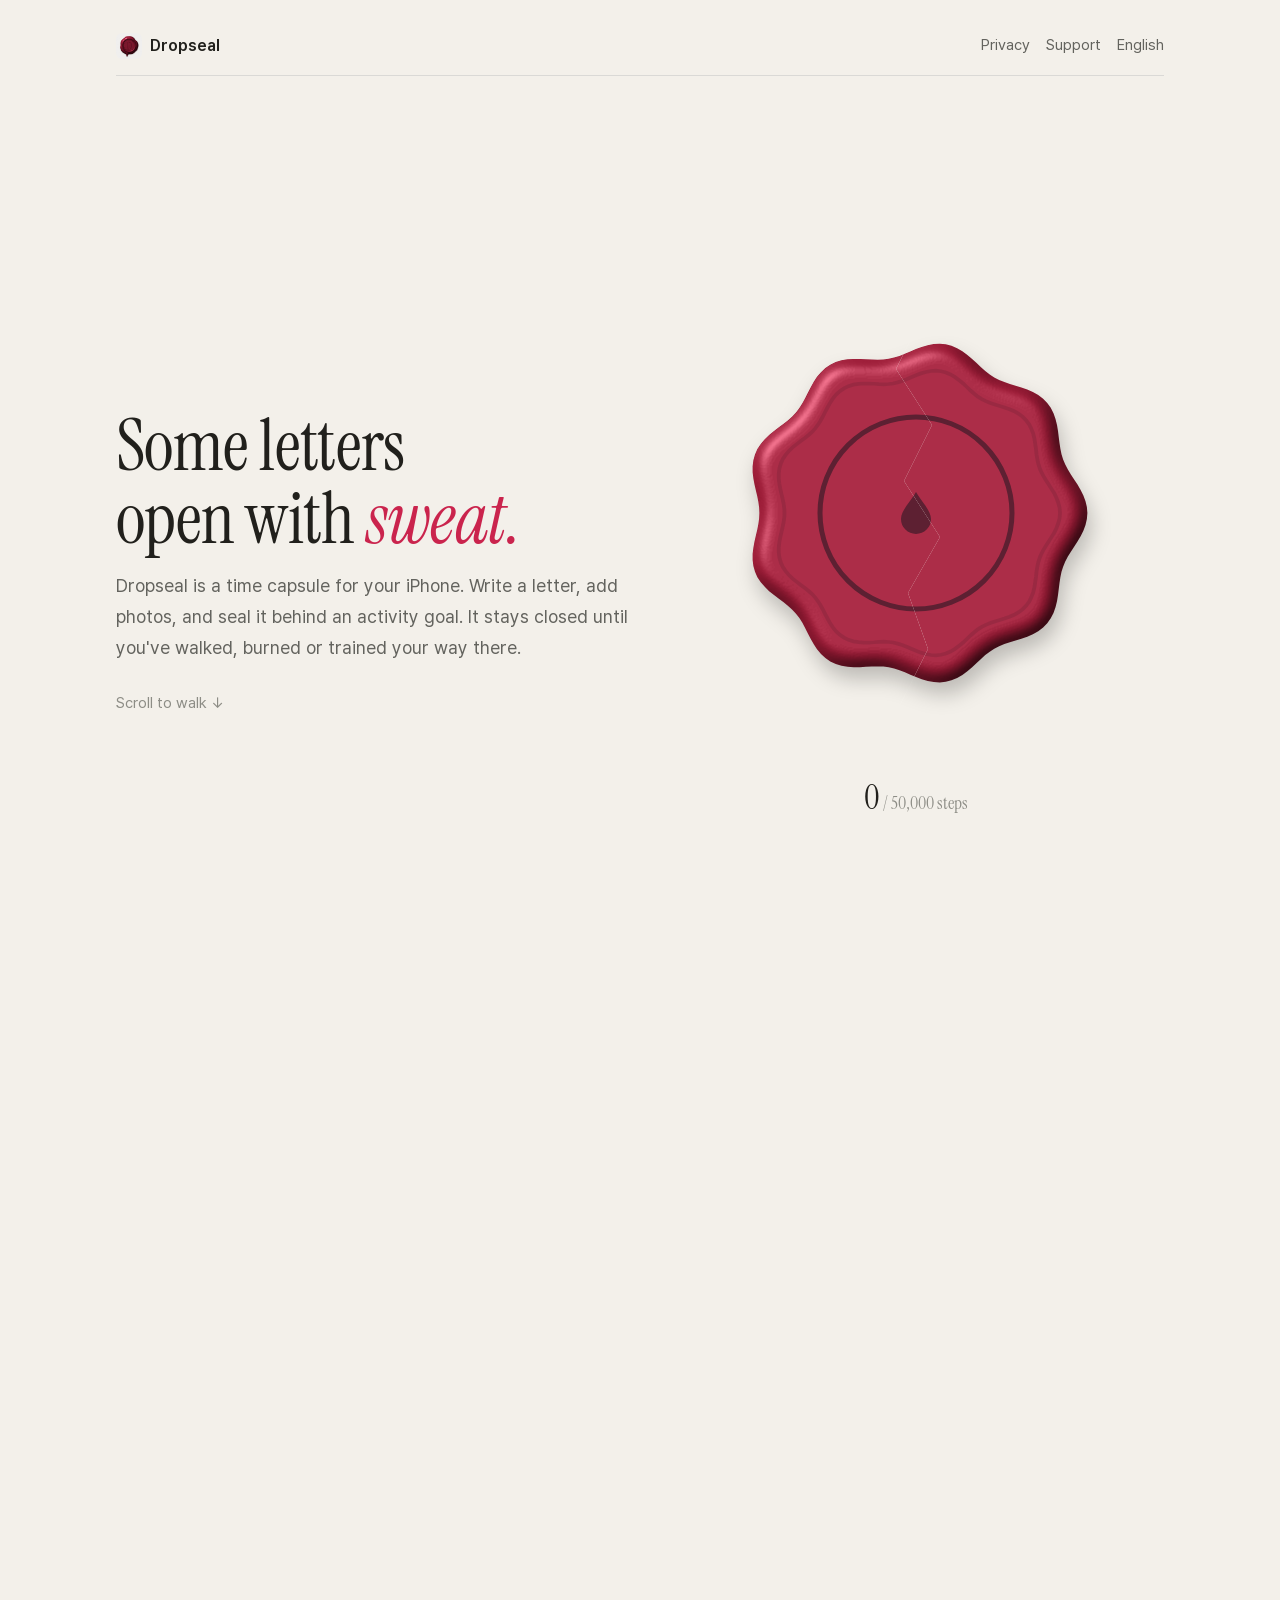
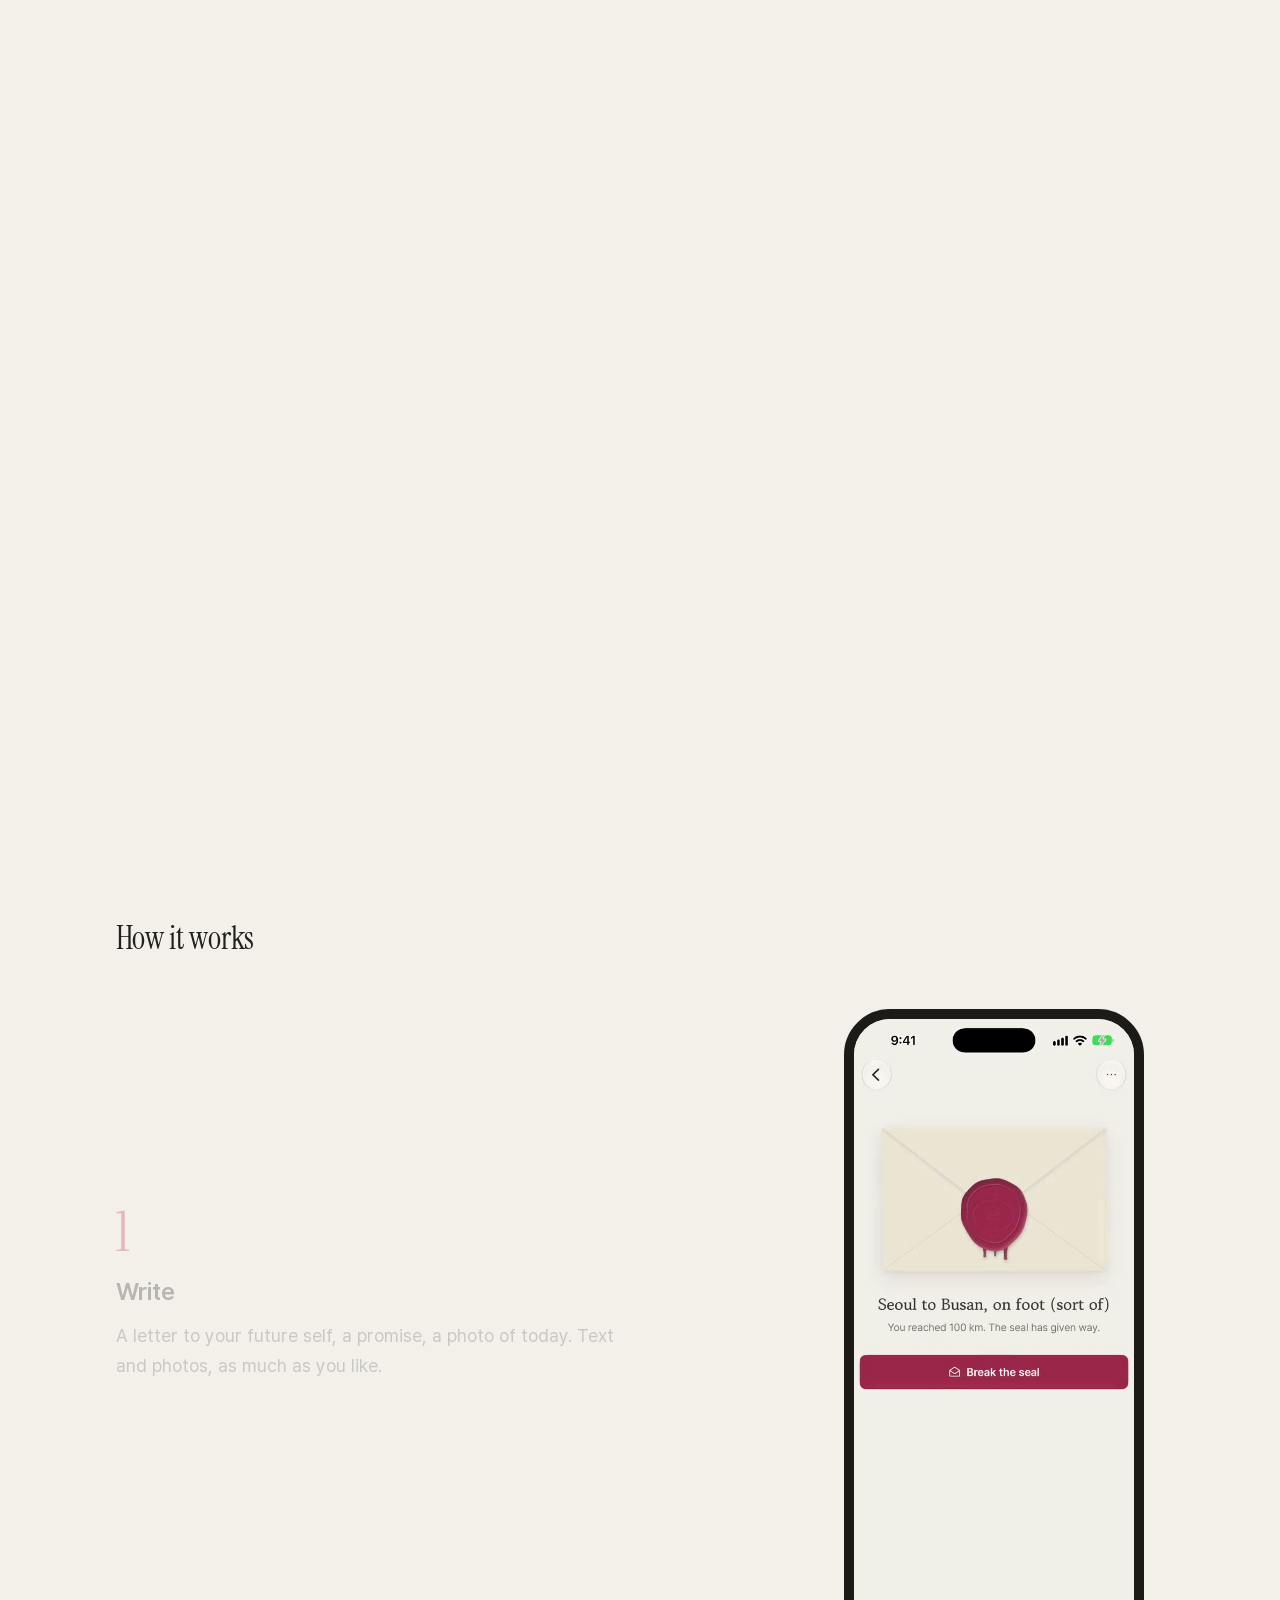
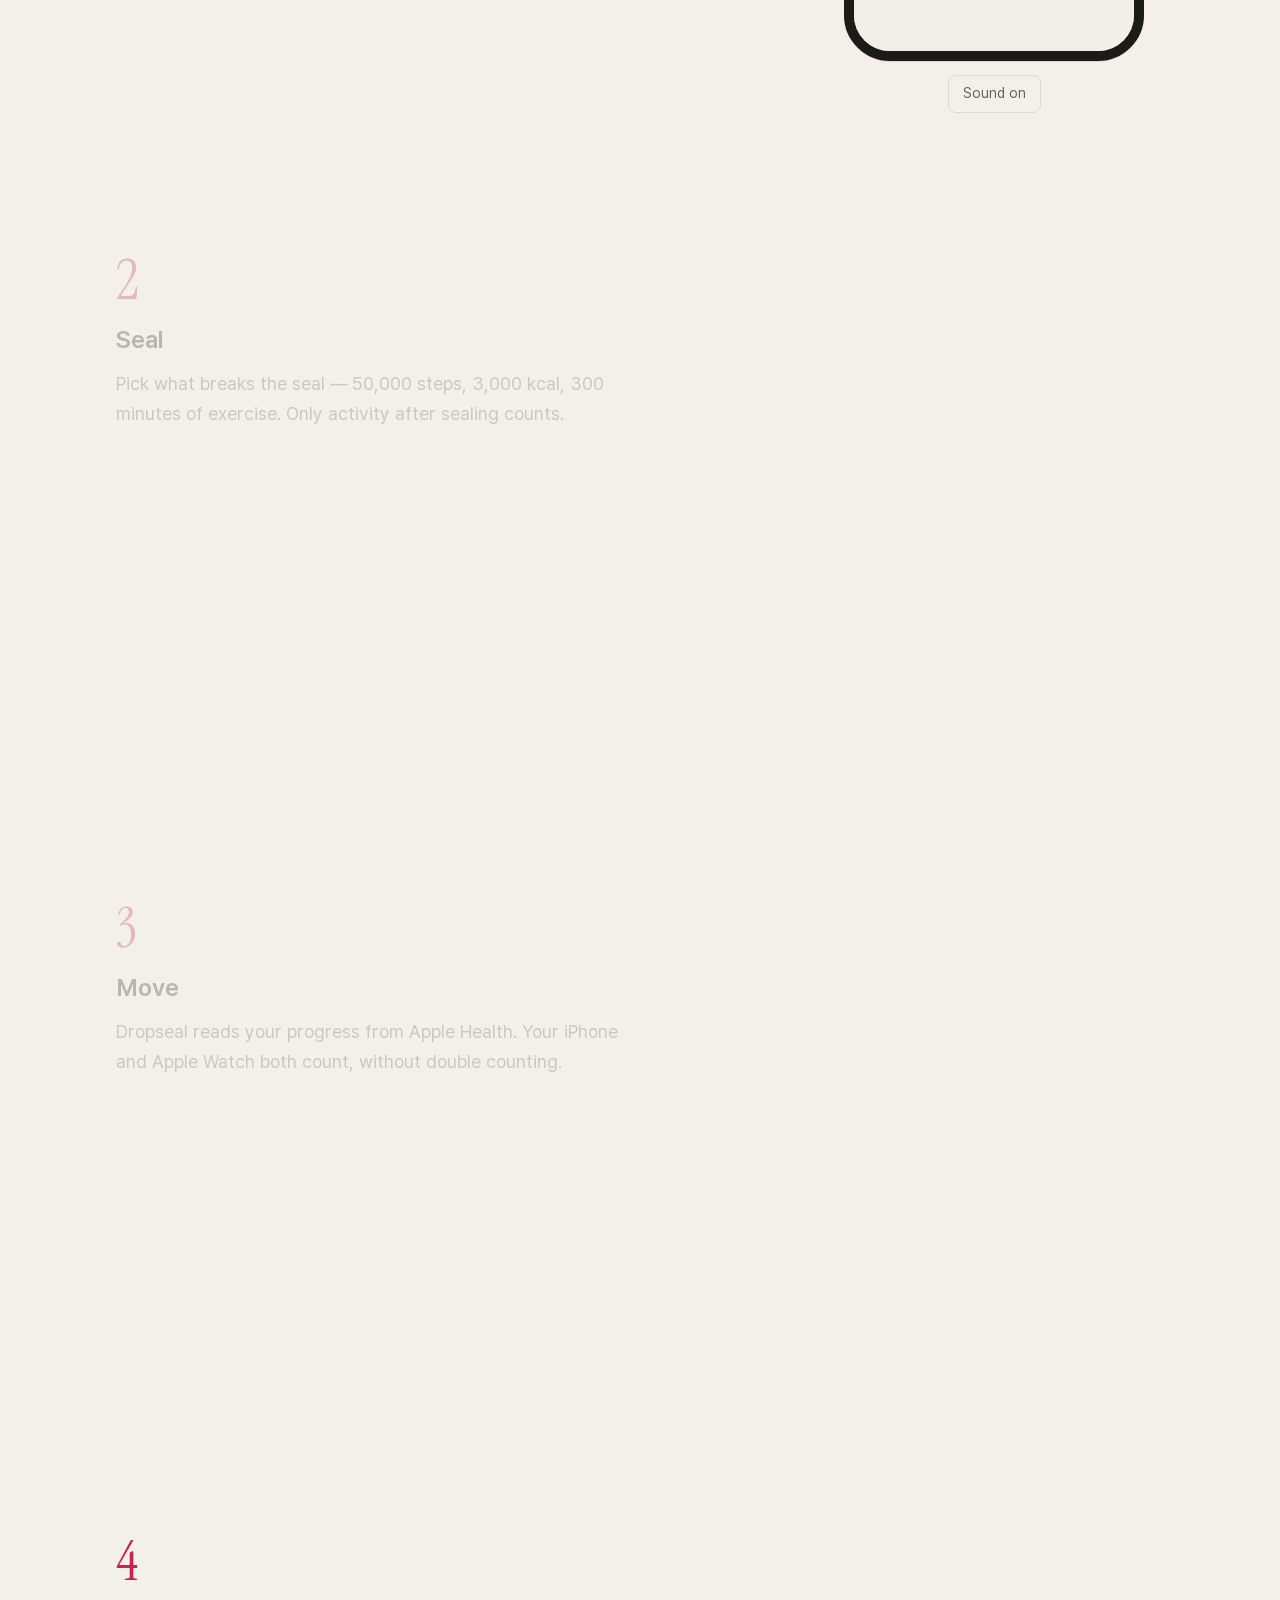
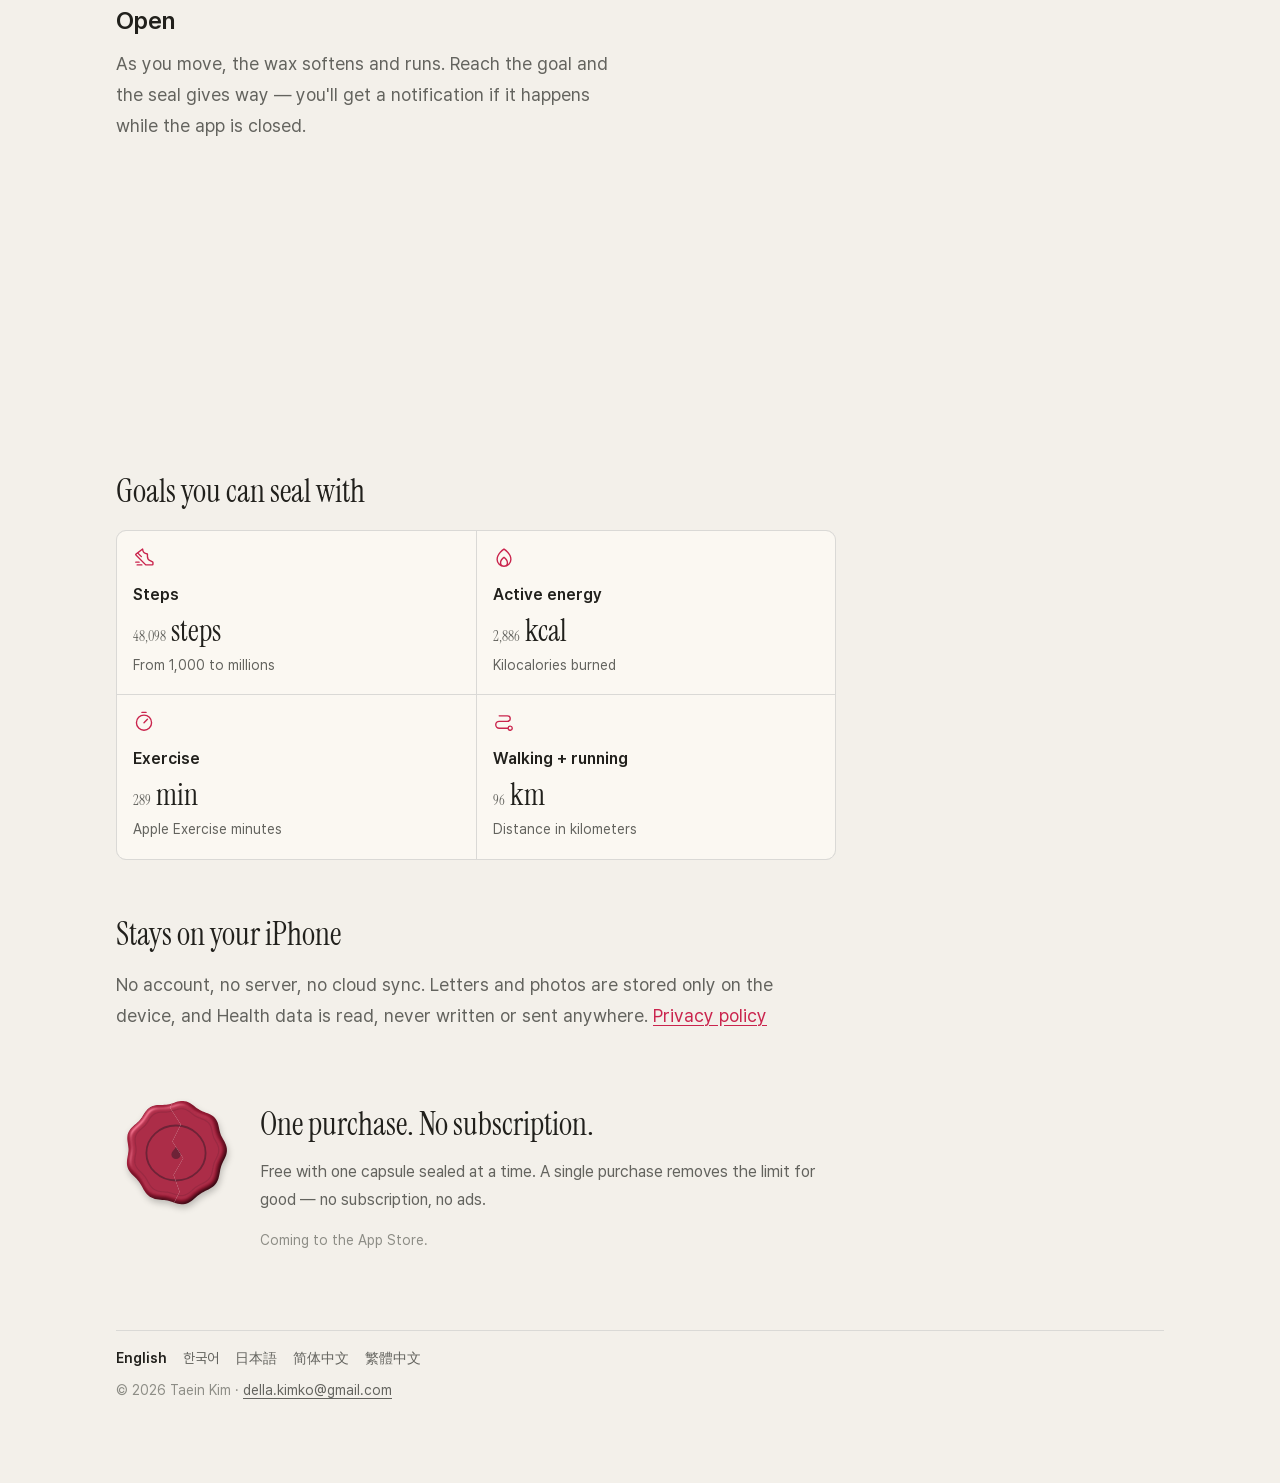
<file: docs/index.html>
<!doctype html>
<html lang="en">
<head>
<meta charset="utf-8"><meta name="viewport" content="width=device-width, initial-scale=1">
<title>Dropseal: Fitness Time Capsule</title>
<meta name="description" content="A time capsule that opens with sweat. Seal a letter behind a steps, calories or exercise goal from Apple Health.">
<meta name="color-scheme" content="light dark">
<link rel="alternate" hreflang="en" href="https://bbdyno.github.io/Dropseal-Site/">
<link rel="alternate" hreflang="ko" href="https://bbdyno.github.io/Dropseal-Site/ko/">
<link rel="alternate" hreflang="ja" href="https://bbdyno.github.io/Dropseal-Site/ja/">
<link rel="alternate" hreflang="zh-Hans" href="https://bbdyno.github.io/Dropseal-Site/zh-Hans/">
<link rel="alternate" hreflang="zh-Hant" href="https://bbdyno.github.io/Dropseal-Site/zh-Hant/">
<link rel="alternate" hreflang="x-default" href="https://bbdyno.github.io/Dropseal-Site/">
<link rel="icon" href="icon.png" type="image/png">
<link rel="apple-touch-icon" href="icon.png">
<link rel="stylesheet" href="style.css">
<script src="site.js" defer></script>
</head>
<body class="page-index"><main>
<header class="top">
<a class="brand" href="./"><img src="icon.png" alt="">Dropseal</a>
<nav><a href="privacy.html">Privacy</a><a href="support.html">Support</a><a href="#languages">English</a></nav>
</header>
</main>
<section class="hero">
<div class="hero-stage">
<div class="hero-copy">
<h1>Some letters<br>open with <em>sweat.</em></h1>
<p class="lede">Dropseal is a time capsule for your iPhone. Write a letter, add photos, and seal it behind an activity goal. It stays closed until you've walked, burned or trained your way there.</p>
<p class="hint">Scroll to walk <span aria-hidden="true">↓</span></p>
</div>
<figure class="hero-figure">
<svg class="hero-seal" role="img" aria-label="Dropseal"></svg>
<p class="hero-meter"><span class="hero-count" data-goal="50000">0</span><span class="of"> / 50,000 steps</span></p>
<blockquote class="hero-letter">If you're reading this, you made it.</blockquote>
</figure>
</div>
</section>

<section class="story">
<div class="wrap">
<h2 class="reveal">How it works</h2>
<div class="story-grid">
<div class="story-steps">
<article class="story-step"><span class="n">1</span><h3>Write</h3><p>A letter to your future self, a promise, a photo of today. Text and photos, as much as you like.</p></article>
<article class="story-step"><span class="n">2</span><h3>Seal</h3><p>Pick what breaks the seal — 50,000 steps, 3,000 kcal, 300 minutes of exercise. Only activity after sealing counts.</p></article>
<article class="story-step"><span class="n">3</span><h3>Move</h3><p>Dropseal reads your progress from Apple Health. Your iPhone and Apple Watch both count, without double counting.</p></article>
<article class="story-step"><span class="n">4</span><h3>Open</h3><p>As you move, the wax softens and runs. Reach the goal and the seal gives way — you'll get a notification if it happens while the app is closed.</p></article>
</div>
<div class="phone-col">
<div class="phone">
<img class="screen" src="media/en/5-compose.jpg" alt="Writing a capsule" loading="lazy">
<video class="screen" src="media/en/sealing.mp4" poster="media/en/sealing.jpg" muted playsinline preload="metadata" aria-label="Sealing animation"></video>
<img class="screen" src="media/en/2-sealed.jpg" alt="A sealed capsule at 29%" loading="lazy">
<video class="screen" src="media/en/unsealing.mp4" poster="media/en/unsealing.jpg" muted playsinline preload="metadata" aria-label="Breaking the seal"></video>
</div>
<button class="sound-toggle" type="button" aria-pressed="false" data-on="Sound on" data-off="Sound off">Sound on</button>
</div>
</div>
</div>
</section>

<main>
<section class="reveal">
<h2>Goals you can seal with</h2>
<div class="metrics">
<div><svg aria-hidden="true" xmlns="http://www.w3.org/2000/svg" viewBox="0 0 256 256" fill="currentColor"><path d="M231.16,166.63l-28.63-14.31A47.74,47.74,0,0,1,176,109.39V80a8,8,0,0,0-8-8,48.05,48.05,0,0,1-48-48,8,8,0,0,0-12.83-6.37L30.13,76l-.2.16a16,16,0,0,0-1.24,23.75L142.4,213.66a8,8,0,0,0,5.66,2.34H224a16,16,0,0,0,16-16V180.94A15.92,15.92,0,0,0,231.16,166.63ZM224,200H151.37L40,88.63l12.87-9.76,38.79,38.79A8,8,0,0,0,103,106.34L65.74,69.11l40-30.31A64.15,64.15,0,0,0,160,87.5v21.89a63.65,63.65,0,0,0,35.38,57.24L224,180.94ZM70.8,184H32a8,8,0,0,1,0-16H70.8a8,8,0,1,1,0,16Zm40,24a8,8,0,0,1-8,8H48a8,8,0,0,1,0-16h54.8A8,8,0,0,1,110.8,208Z"/></svg><strong>Steps</strong><p class="figure"><span data-count="50000">50,000</span> steps</p><span>From 1,000 to millions</span></div>
<div><svg aria-hidden="true" xmlns="http://www.w3.org/2000/svg" viewBox="0 0 256 256" fill="currentColor"><path d="M173.79,51.48a221.25,221.25,0,0,0-41.67-34.34,8,8,0,0,0-8.24,0A221.25,221.25,0,0,0,82.21,51.48C54.59,80.48,40,112.47,40,144a88,88,0,0,0,176,0C216,112.47,201.41,80.48,173.79,51.48ZM96,184c0-27.67,22.53-47.28,32-54.3,9.48,7,32,26.63,32,54.3a32,32,0,0,1-64,0Zm77.27,15.93A47.8,47.8,0,0,0,176,184c0-44-42.09-69.79-43.88-70.86a8,8,0,0,0-8.24,0C122.09,114.21,80,140,80,184a47.8,47.8,0,0,0,2.73,15.93A71.88,71.88,0,0,1,56,144c0-34.41,20.4-63.15,37.52-81.19A216.21,216.21,0,0,1,128,33.54a215.77,215.77,0,0,1,34.48,29.27C193.49,95.5,200,125,200,144A71.88,71.88,0,0,1,173.27,199.93Z"/></svg><strong>Active energy</strong><p class="figure"><span data-count="3000">3,000</span> kcal</p><span>Kilocalories burned</span></div>
<div><svg aria-hidden="true" xmlns="http://www.w3.org/2000/svg" viewBox="0 0 256 256" fill="currentColor"><path d="M128,40a96,96,0,1,0,96,96A96.11,96.11,0,0,0,128,40Zm0,176a80,80,0,1,1,80-80A80.09,80.09,0,0,1,128,216ZM173.66,90.34a8,8,0,0,1,0,11.32l-40,40a8,8,0,0,1-11.32-11.32l40-40A8,8,0,0,1,173.66,90.34ZM96,16a8,8,0,0,1,8-8h48a8,8,0,0,1,0,16H104A8,8,0,0,1,96,16Z"/></svg><strong>Exercise</strong><p class="figure"><span data-count="300">300</span> min</p><span>Apple Exercise minutes</span></div>
<div><svg aria-hidden="true" xmlns="http://www.w3.org/2000/svg" viewBox="0 0 256 256" fill="currentColor"><path d="M200,168a32.06,32.06,0,0,0-31,24H72a32,32,0,0,1,0-64h96a40,40,0,0,0,0-80H72a8,8,0,0,0,0,16h96a24,24,0,0,1,0,48H72a48,48,0,0,0,0,96h97a32,32,0,1,0,31-40Zm0,48a16,16,0,1,1,16-16A16,16,0,0,1,200,216Z"/></svg><strong>Walking + running</strong><p class="figure"><span data-count="100">100</span> km</p><span>Distance in kilometers</span></div>
</div>
</section>

<section class="reveal">
<h2>Stays on your iPhone</h2>
<p class="muted big">No account, no server, no cloud sync. Letters and photos are stored only on the device, and Health data is read, never written or sent anywhere. <a href="privacy.html">Privacy policy</a></p>
</section>

<section class="price reveal">
<svg class="seal-static" data-progress="0.12" aria-hidden="true"></svg>
<div>
<h2>One purchase. No subscription.</h2>
<p class="muted">Free with one capsule sealed at a time. A single purchase removes the limit for good — no subscription, no ads.</p>
<p class="note">Coming to the App Store.</p>
</div>
</section>
<footer>
<nav id="languages" class="langs" aria-label="Language"><a href="./" hreflang="en" lang="en" aria-current="page">English</a><a href="ko/" hreflang="ko" lang="ko">한국어</a><a href="ja/" hreflang="ja" lang="ja">日本語</a><a href="zh-Hans/" hreflang="zh-Hans" lang="zh-Hans">简体中文</a><a href="zh-Hant/" hreflang="zh-Hant" lang="zh-Hant">繁體中文</a></nav>
<p>© 2026 Taein Kim · <a href="mailto:della.kimko@gmail.com">della.kimko@gmail.com</a></p>
</footer>
</main></body>
</html>
</file>
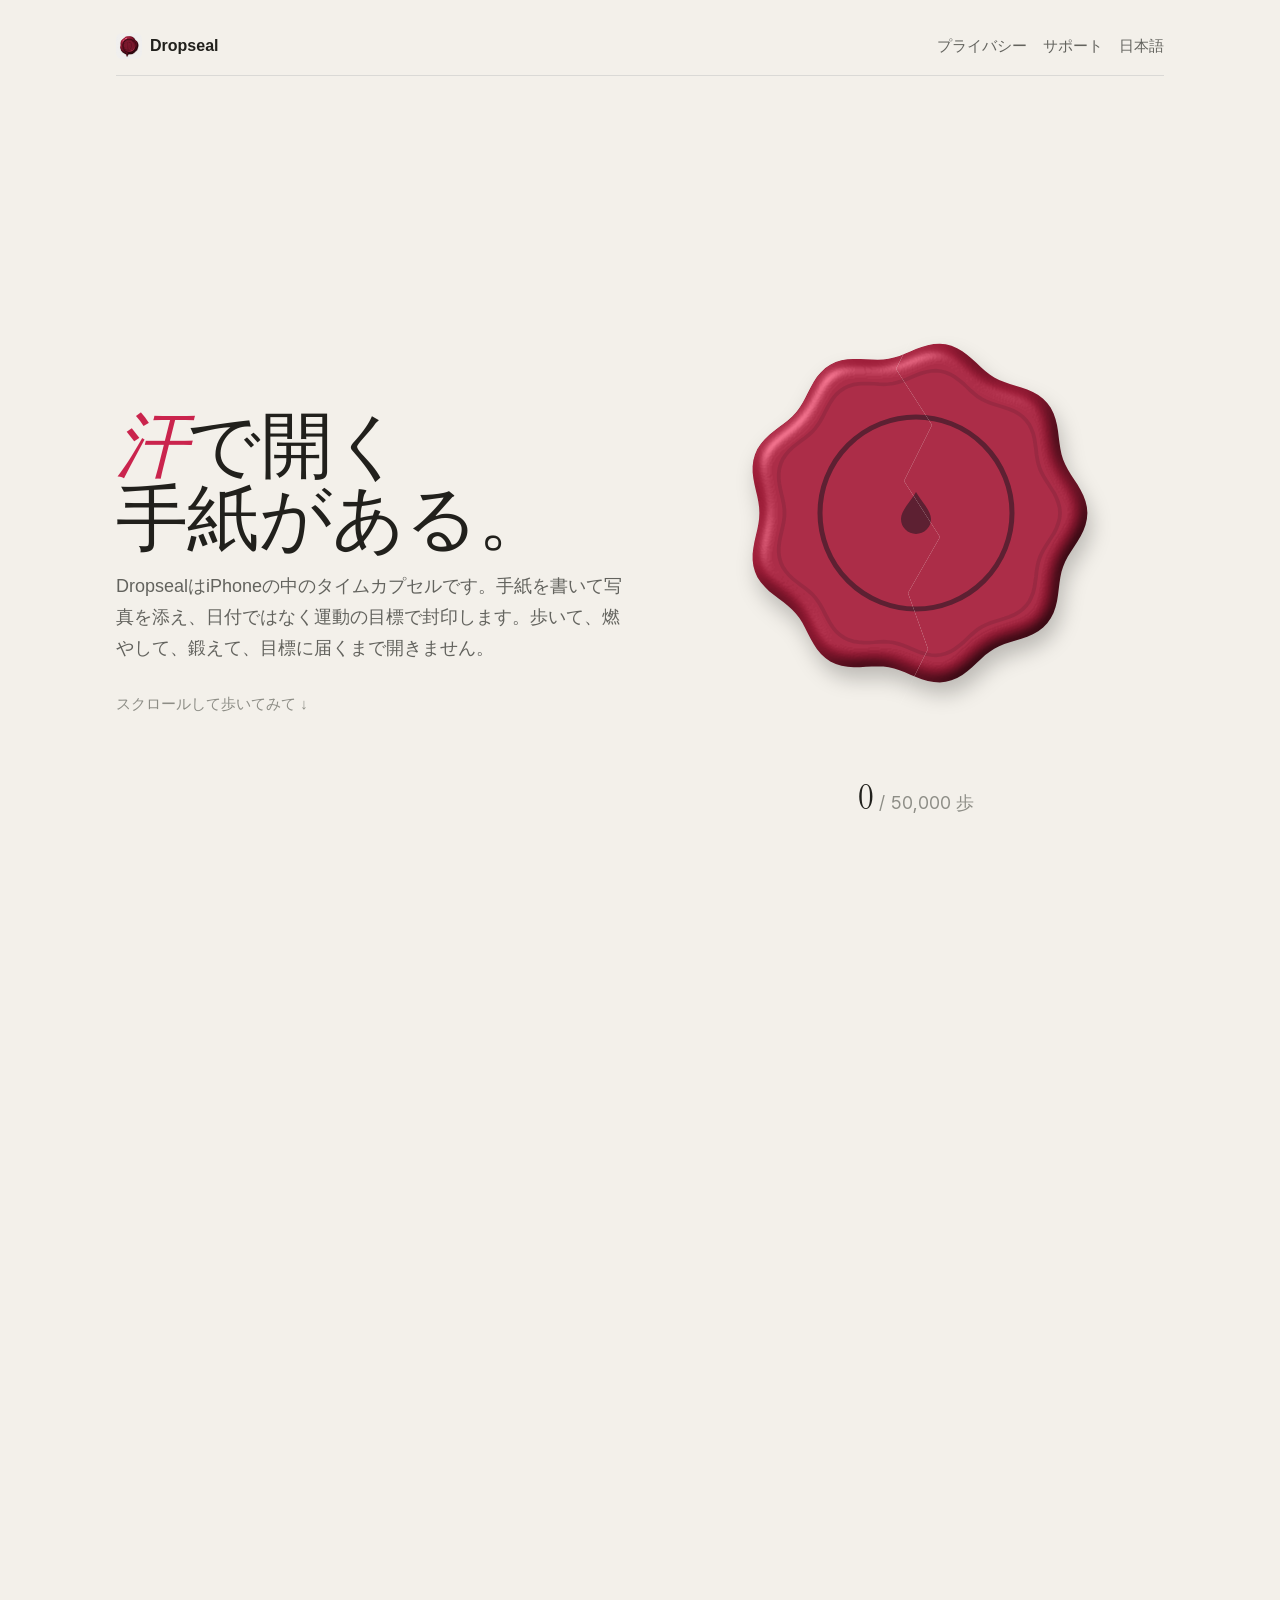
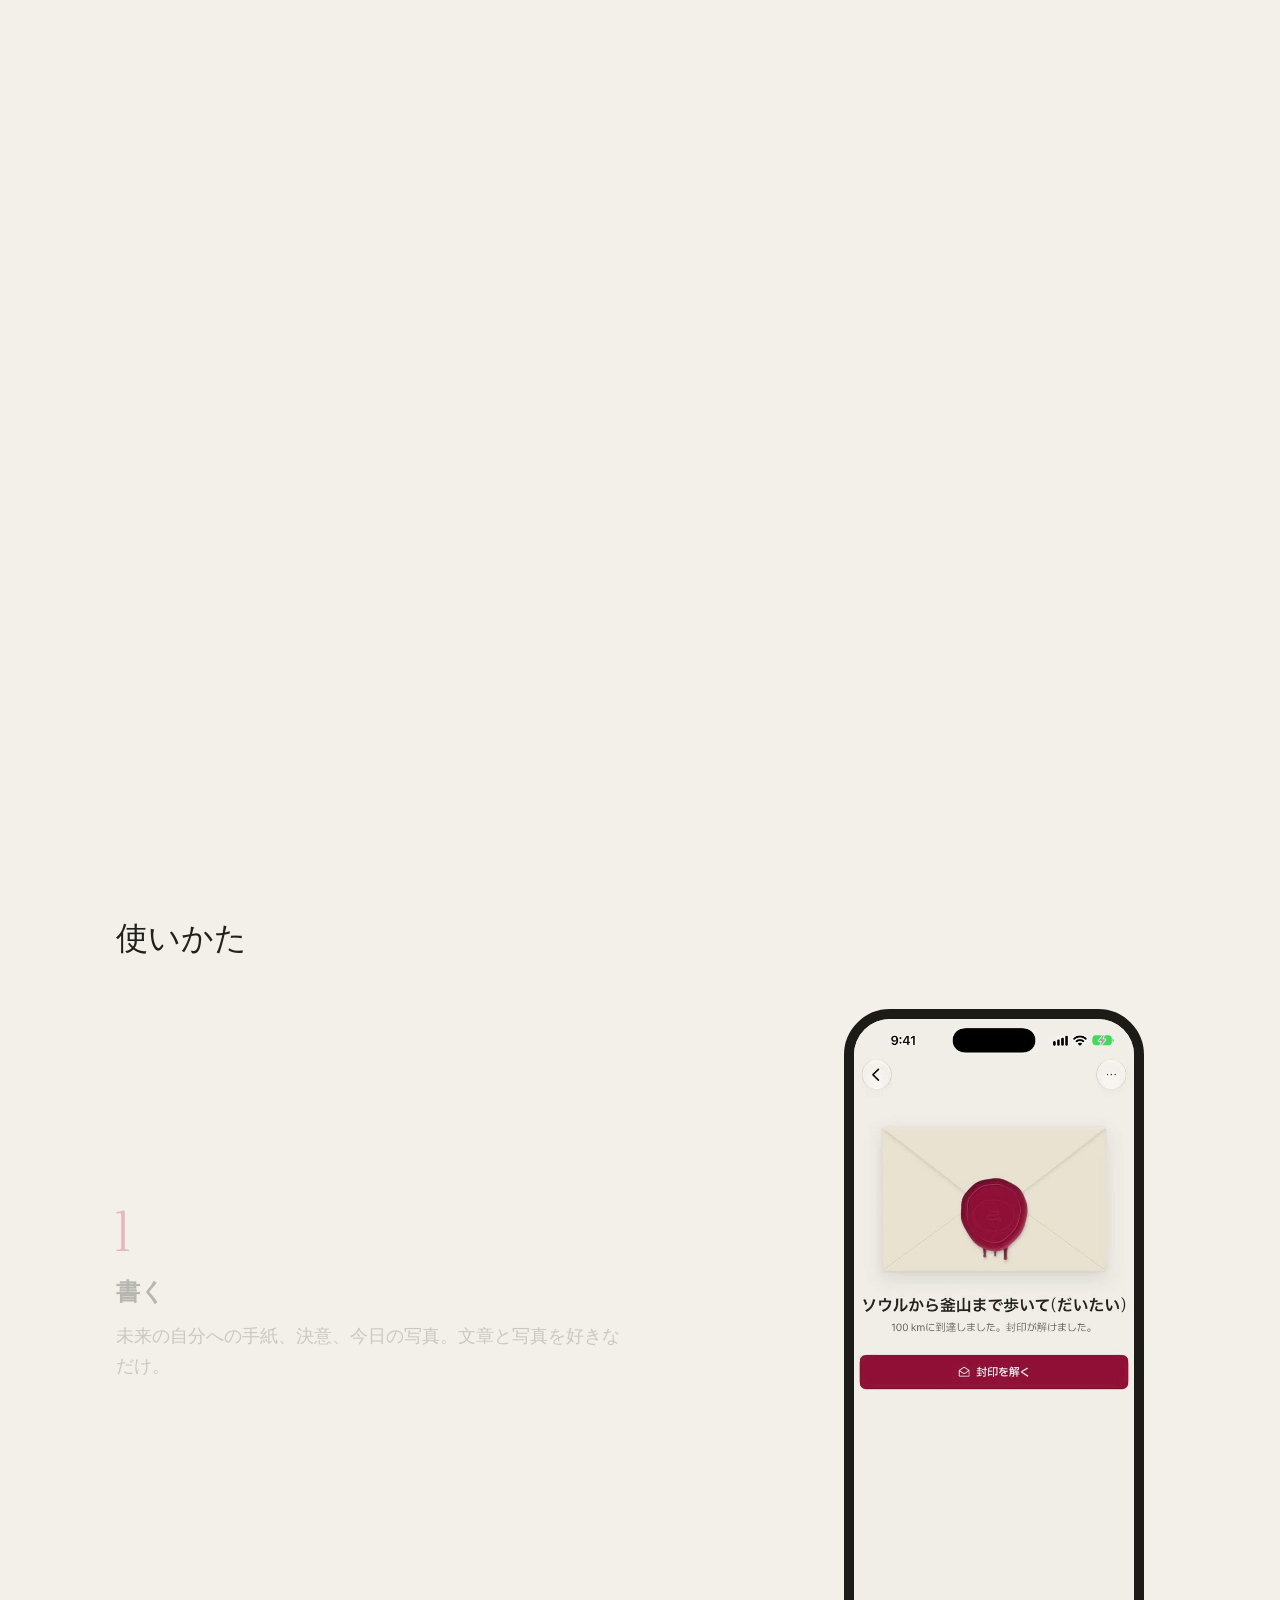
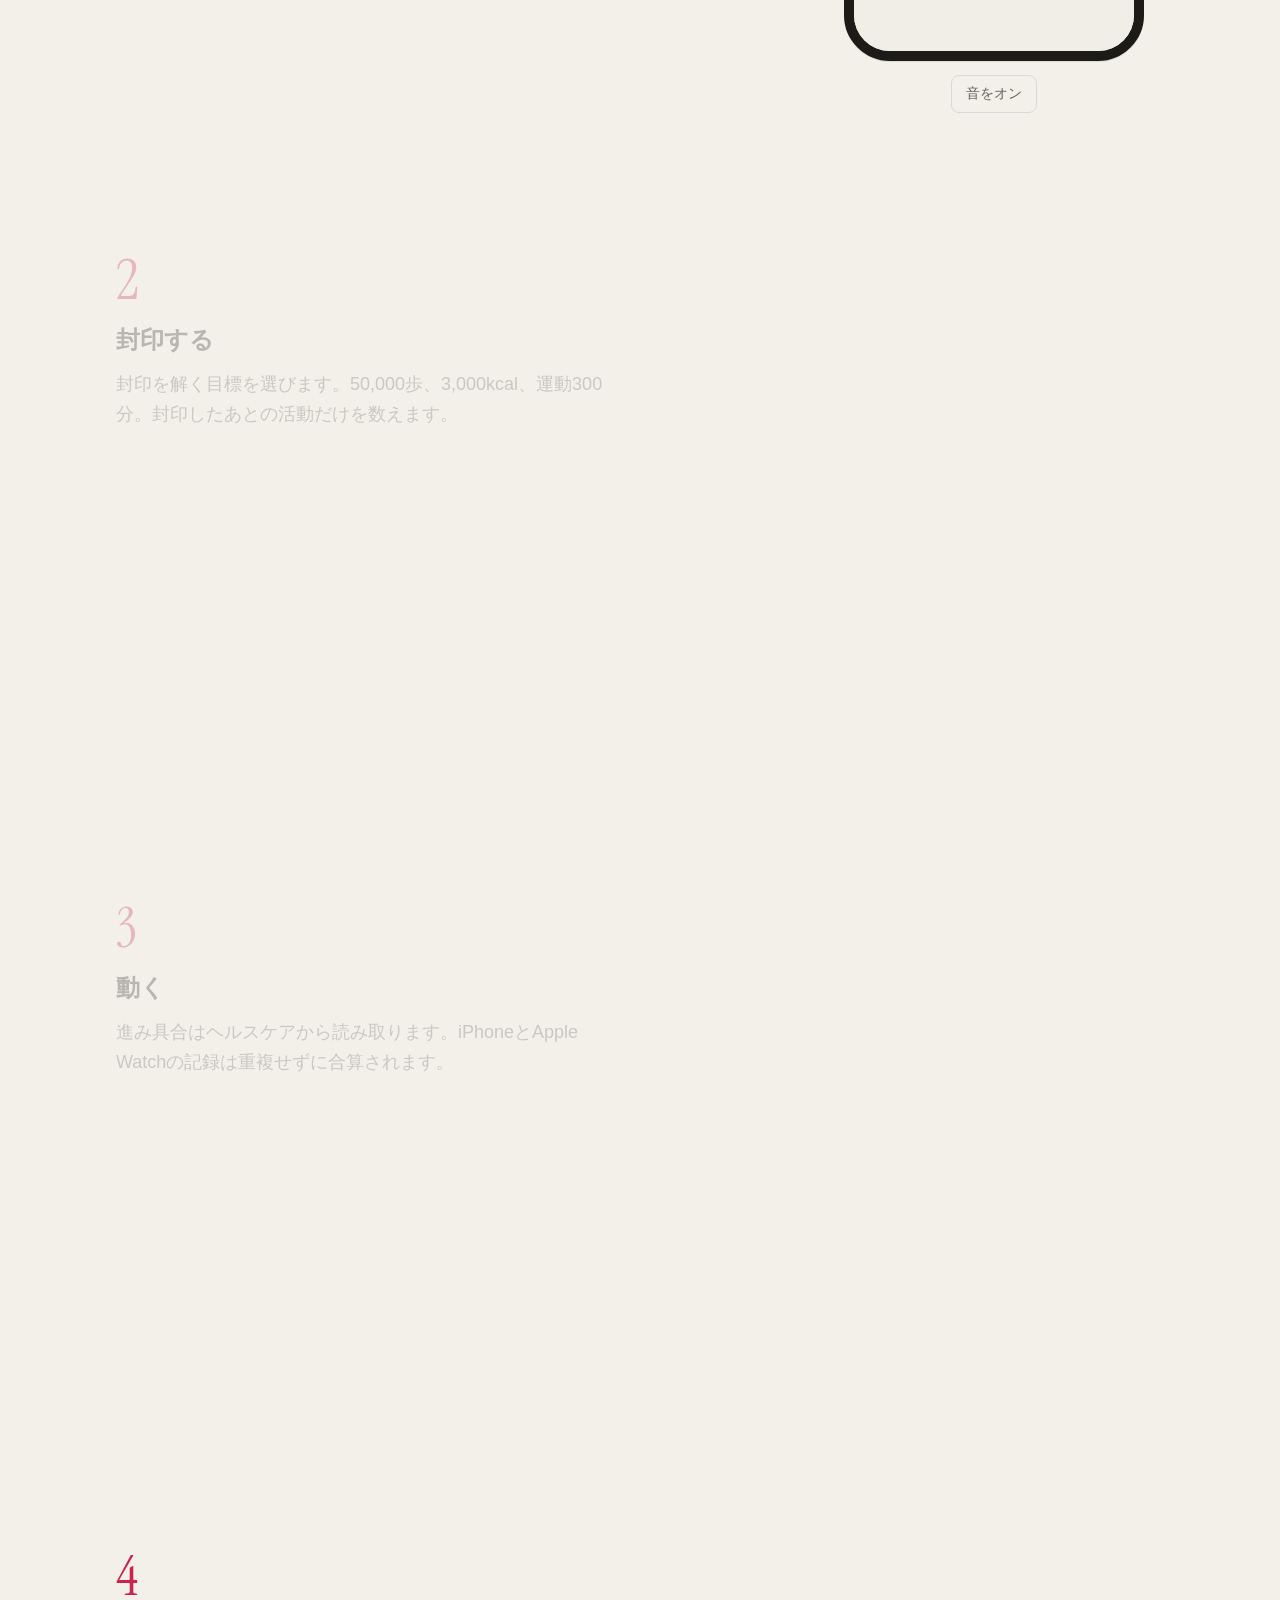
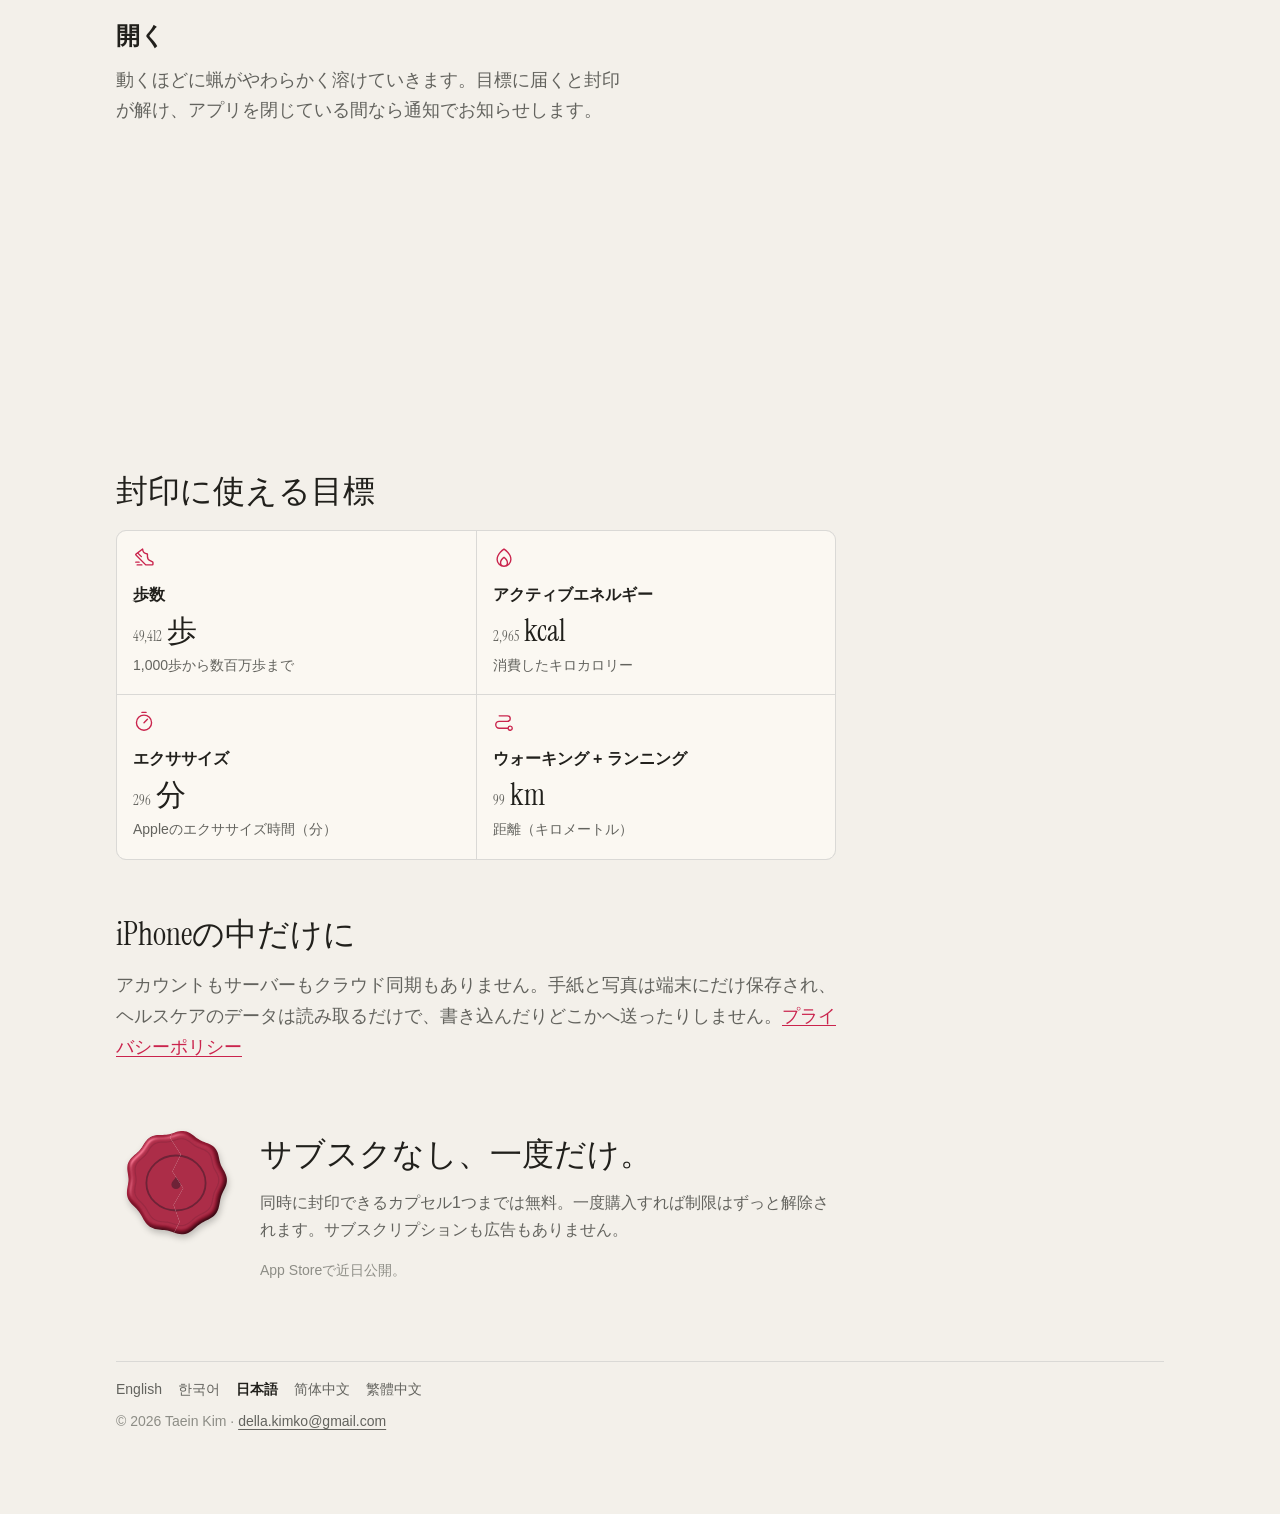
<file: docs/ja/index.html>
<!doctype html>
<html lang="ja">
<head>
<meta charset="utf-8"><meta name="viewport" content="width=device-width, initial-scale=1">
<title>Dropseal：汗で開くタイムカプセル</title>
<meta name="description" content="汗で開くタイムカプセル。ヘルスケアの歩数・カロリー・運動時間の目標で手紙を封印しましょう。">
<meta name="color-scheme" content="light dark">
<link rel="alternate" hreflang="en" href="https://bbdyno.github.io/Dropseal-Site/">
<link rel="alternate" hreflang="ko" href="https://bbdyno.github.io/Dropseal-Site/ko/">
<link rel="alternate" hreflang="ja" href="https://bbdyno.github.io/Dropseal-Site/ja/">
<link rel="alternate" hreflang="zh-Hans" href="https://bbdyno.github.io/Dropseal-Site/zh-Hans/">
<link rel="alternate" hreflang="zh-Hant" href="https://bbdyno.github.io/Dropseal-Site/zh-Hant/">
<link rel="alternate" hreflang="x-default" href="https://bbdyno.github.io/Dropseal-Site/">
<link rel="icon" href="../icon.png" type="image/png">
<link rel="apple-touch-icon" href="../icon.png">
<link rel="stylesheet" href="../style.css">
<script src="../site.js" defer></script>
</head>
<body class="page-index"><main>
<header class="top">
<a class="brand" href="./"><img src="../icon.png" alt="">Dropseal</a>
<nav><a href="privacy.html">プライバシー</a><a href="support.html">サポート</a><a href="#languages">日本語</a></nav>
</header>
</main>
<section class="hero">
<div class="hero-stage">
<div class="hero-copy">
<h1><em>汗</em>で開く<br>手紙がある。</h1>
<p class="lede">DropsealはiPhoneの中のタイムカプセルです。手紙を書いて写真を添え、日付ではなく運動の目標で封印します。歩いて、燃やして、鍛えて、目標に届くまで開きません。</p>
<p class="hint">スクロールして歩いてみて <span aria-hidden="true">↓</span></p>
</div>
<figure class="hero-figure">
<svg class="hero-seal" role="img" aria-label="Dropseal"></svg>
<p class="hero-meter"><span class="hero-count" data-goal="50000">0</span><span class="of"> / 50,000 歩</span></p>
<blockquote class="hero-letter">これを読んでいるなら、やり遂げたんだね。</blockquote>
</figure>
</div>
</section>

<section class="story">
<div class="wrap">
<h2 class="reveal">使いかた</h2>
<div class="story-grid">
<div class="story-steps">
<article class="story-step"><span class="n">1</span><h3>書く</h3><p>未来の自分への手紙、決意、今日の写真。文章と写真を好きなだけ。</p></article>
<article class="story-step"><span class="n">2</span><h3>封印する</h3><p>封印を解く目標を選びます。50,000歩、3,000kcal、運動300分。封印したあとの活動だけを数えます。</p></article>
<article class="story-step"><span class="n">3</span><h3>動く</h3><p>進み具合はヘルスケアから読み取ります。iPhoneとApple Watchの記録は重複せずに合算されます。</p></article>
<article class="story-step"><span class="n">4</span><h3>開く</h3><p>動くほどに蝋がやわらかく溶けていきます。目標に届くと封印が解け、アプリを閉じている間なら通知でお知らせします。</p></article>
</div>
<div class="phone-col">
<div class="phone">
<img class="screen" src="../media/ja/5-compose.jpg" alt="カプセルを書く画面" loading="lazy">
<video class="screen" src="../media/ja/sealing.mp4" poster="../media/ja/sealing.jpg" muted playsinline preload="metadata" aria-label="封印のアニメーション"></video>
<img class="screen" src="../media/ja/2-sealed.jpg" alt="29%溶けた封印中のカプセル" loading="lazy">
<video class="screen" src="../media/ja/unsealing.mp4" poster="../media/ja/unsealing.jpg" muted playsinline preload="metadata" aria-label="封印を解く"></video>
</div>
<button class="sound-toggle" type="button" aria-pressed="false" data-on="音をオン" data-off="音をオフ">音をオン</button>
</div>
</div>
</div>
</section>

<main>
<section class="reveal">
<h2>封印に使える目標</h2>
<div class="metrics">
<div><svg aria-hidden="true" xmlns="http://www.w3.org/2000/svg" viewBox="0 0 256 256" fill="currentColor"><path d="M231.16,166.63l-28.63-14.31A47.74,47.74,0,0,1,176,109.39V80a8,8,0,0,0-8-8,48.05,48.05,0,0,1-48-48,8,8,0,0,0-12.83-6.37L30.13,76l-.2.16a16,16,0,0,0-1.24,23.75L142.4,213.66a8,8,0,0,0,5.66,2.34H224a16,16,0,0,0,16-16V180.94A15.92,15.92,0,0,0,231.16,166.63ZM224,200H151.37L40,88.63l12.87-9.76,38.79,38.79A8,8,0,0,0,103,106.34L65.74,69.11l40-30.31A64.15,64.15,0,0,0,160,87.5v21.89a63.65,63.65,0,0,0,35.38,57.24L224,180.94ZM70.8,184H32a8,8,0,0,1,0-16H70.8a8,8,0,1,1,0,16Zm40,24a8,8,0,0,1-8,8H48a8,8,0,0,1,0-16h54.8A8,8,0,0,1,110.8,208Z"/></svg><strong>歩数</strong><p class="figure"><span data-count="50000">50,000</span> 歩</p><span>1,000歩から数百万歩まで</span></div>
<div><svg aria-hidden="true" xmlns="http://www.w3.org/2000/svg" viewBox="0 0 256 256" fill="currentColor"><path d="M173.79,51.48a221.25,221.25,0,0,0-41.67-34.34,8,8,0,0,0-8.24,0A221.25,221.25,0,0,0,82.21,51.48C54.59,80.48,40,112.47,40,144a88,88,0,0,0,176,0C216,112.47,201.41,80.48,173.79,51.48ZM96,184c0-27.67,22.53-47.28,32-54.3,9.48,7,32,26.63,32,54.3a32,32,0,0,1-64,0Zm77.27,15.93A47.8,47.8,0,0,0,176,184c0-44-42.09-69.79-43.88-70.86a8,8,0,0,0-8.24,0C122.09,114.21,80,140,80,184a47.8,47.8,0,0,0,2.73,15.93A71.88,71.88,0,0,1,56,144c0-34.41,20.4-63.15,37.52-81.19A216.21,216.21,0,0,1,128,33.54a215.77,215.77,0,0,1,34.48,29.27C193.49,95.5,200,125,200,144A71.88,71.88,0,0,1,173.27,199.93Z"/></svg><strong>アクティブエネルギー</strong><p class="figure"><span data-count="3000">3,000</span> kcal</p><span>消費したキロカロリー</span></div>
<div><svg aria-hidden="true" xmlns="http://www.w3.org/2000/svg" viewBox="0 0 256 256" fill="currentColor"><path d="M128,40a96,96,0,1,0,96,96A96.11,96.11,0,0,0,128,40Zm0,176a80,80,0,1,1,80-80A80.09,80.09,0,0,1,128,216ZM173.66,90.34a8,8,0,0,1,0,11.32l-40,40a8,8,0,0,1-11.32-11.32l40-40A8,8,0,0,1,173.66,90.34ZM96,16a8,8,0,0,1,8-8h48a8,8,0,0,1,0,16H104A8,8,0,0,1,96,16Z"/></svg><strong>エクササイズ</strong><p class="figure"><span data-count="300">300</span> 分</p><span>Appleのエクササイズ時間（分）</span></div>
<div><svg aria-hidden="true" xmlns="http://www.w3.org/2000/svg" viewBox="0 0 256 256" fill="currentColor"><path d="M200,168a32.06,32.06,0,0,0-31,24H72a32,32,0,0,1,0-64h96a40,40,0,0,0,0-80H72a8,8,0,0,0,0,16h96a24,24,0,0,1,0,48H72a48,48,0,0,0,0,96h97a32,32,0,1,0,31-40Zm0,48a16,16,0,1,1,16-16A16,16,0,0,1,200,216Z"/></svg><strong>ウォーキング + ランニング</strong><p class="figure"><span data-count="100">100</span> km</p><span>距離（キロメートル）</span></div>
</div>
</section>

<section class="reveal">
<h2>iPhoneの中だけに</h2>
<p class="muted big">アカウントもサーバーもクラウド同期もありません。手紙と写真は端末にだけ保存され、ヘルスケアのデータは読み取るだけで、書き込んだりどこかへ送ったりしません。<a href="privacy.html">プライバシーポリシー</a></p>
</section>

<section class="price reveal">
<svg class="seal-static" data-progress="0.12" aria-hidden="true"></svg>
<div>
<h2>サブスクなし、一度だけ。</h2>
<p class="muted">同時に封印できるカプセル1つまでは無料。一度購入すれば制限はずっと解除されます。サブスクリプションも広告もありません。</p>
<p class="note">App Storeで近日公開。</p>
</div>
</section>
<footer>
<nav id="languages" class="langs" aria-label="言語"><a href="../" hreflang="en" lang="en">English</a><a href="../ko/" hreflang="ko" lang="ko">한국어</a><a href="../ja/" hreflang="ja" lang="ja" aria-current="page">日本語</a><a href="../zh-Hans/" hreflang="zh-Hans" lang="zh-Hans">简体中文</a><a href="../zh-Hant/" hreflang="zh-Hant" lang="zh-Hant">繁體中文</a></nav>
<p>© 2026 Taein Kim · <a href="mailto:della.kimko@gmail.com">della.kimko@gmail.com</a></p>
</footer>
</main></body>
</html>
</file>
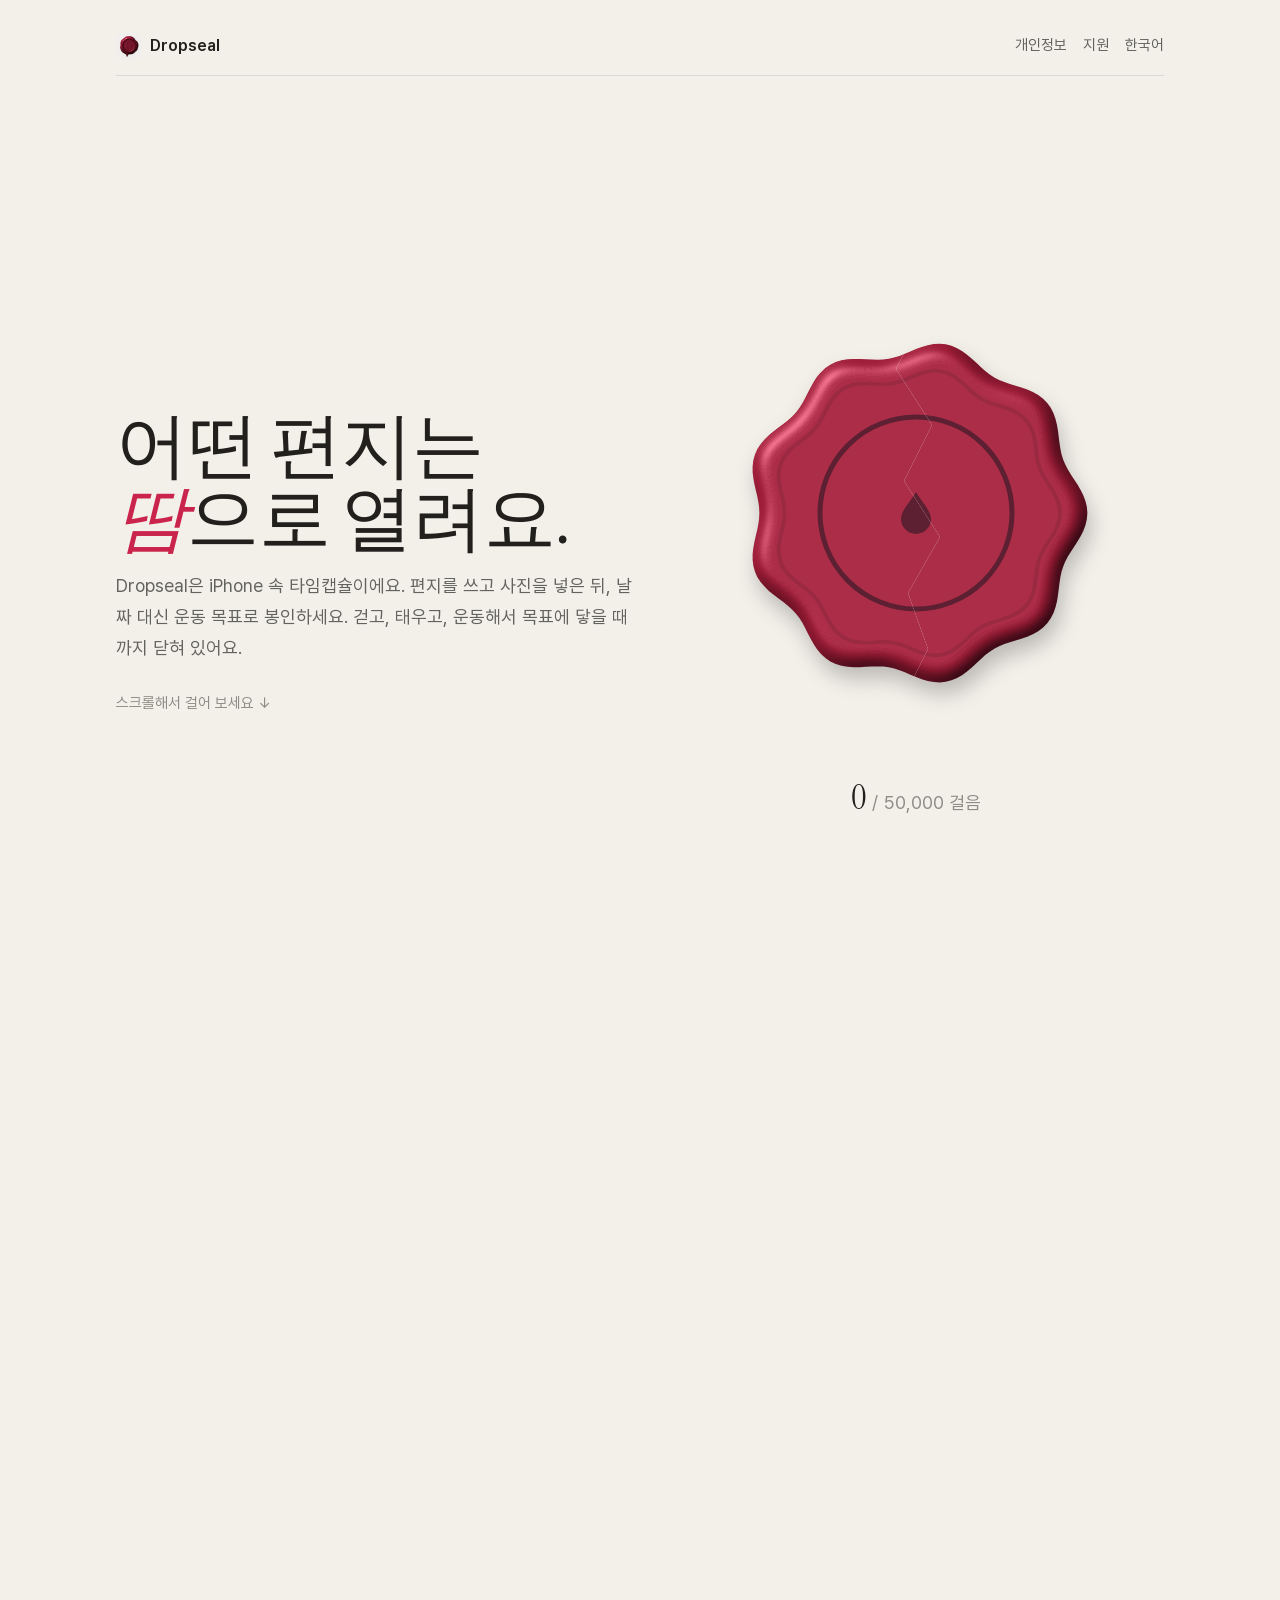
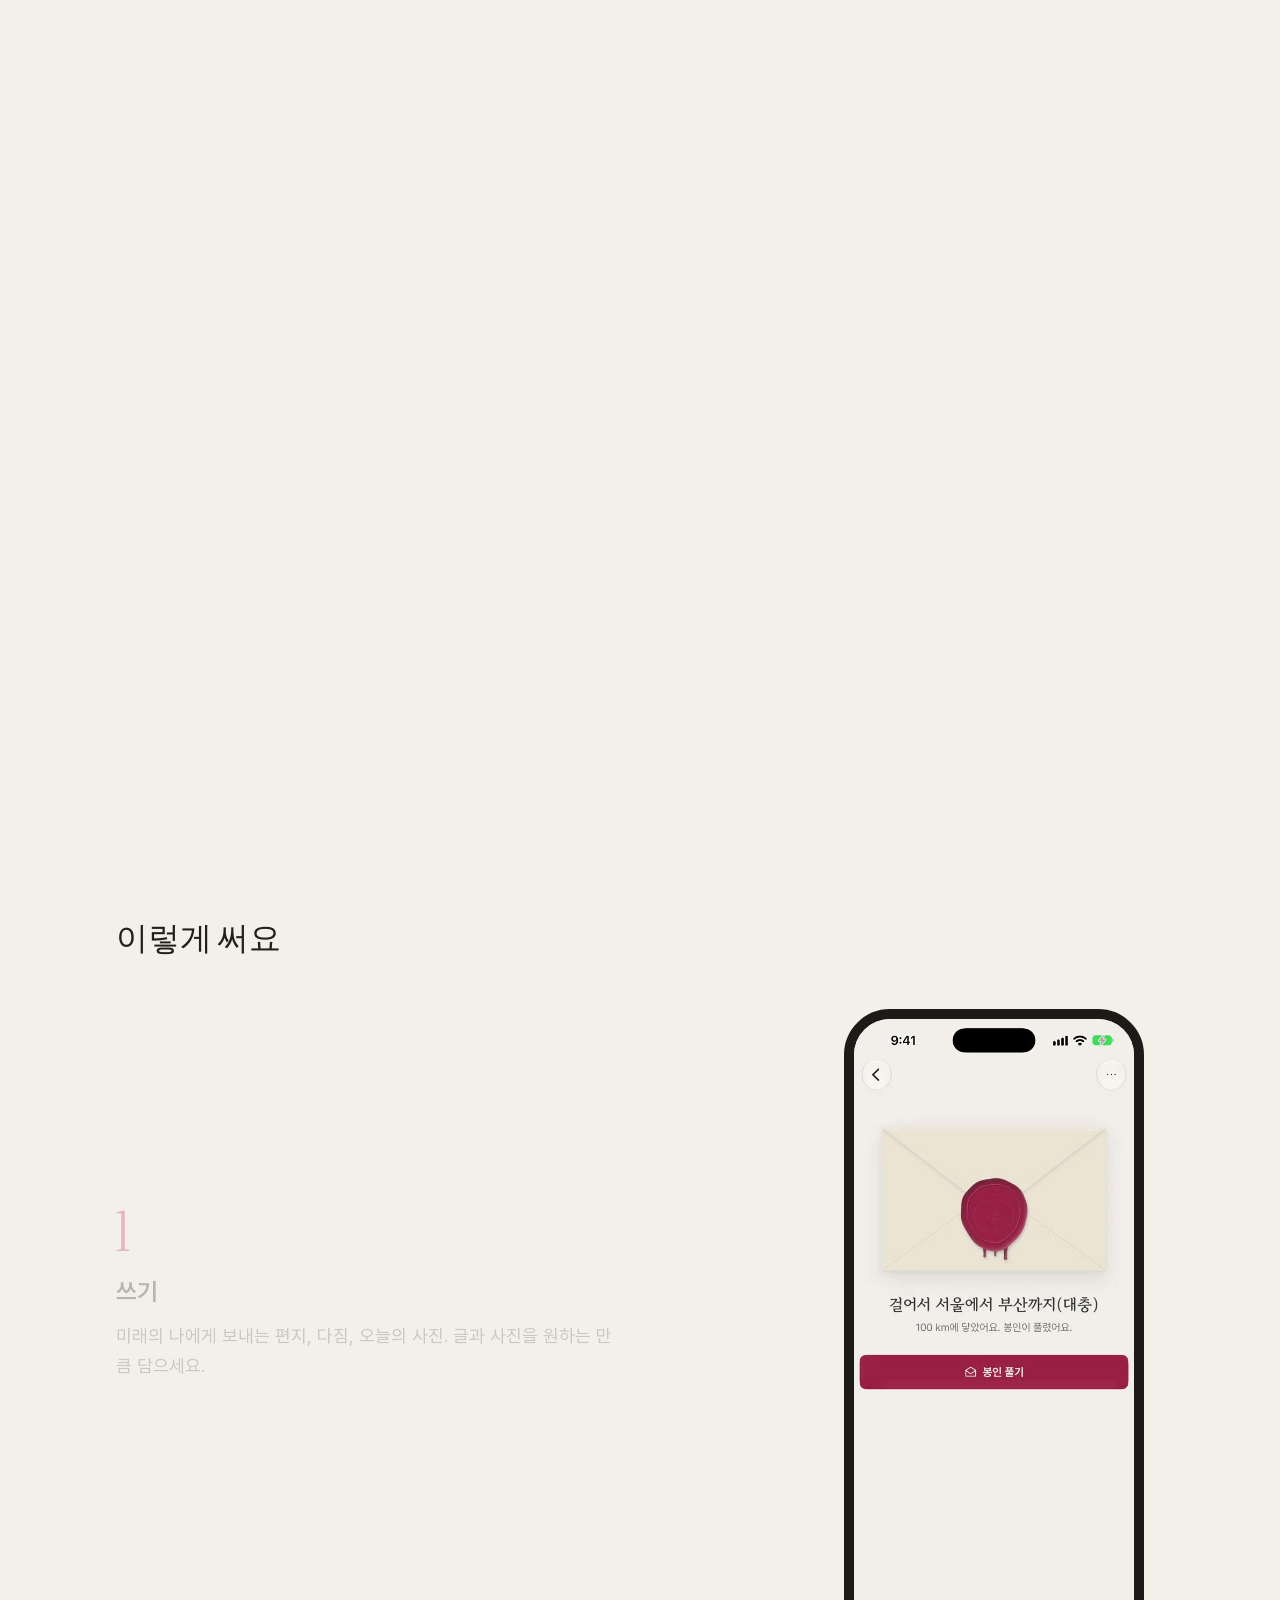
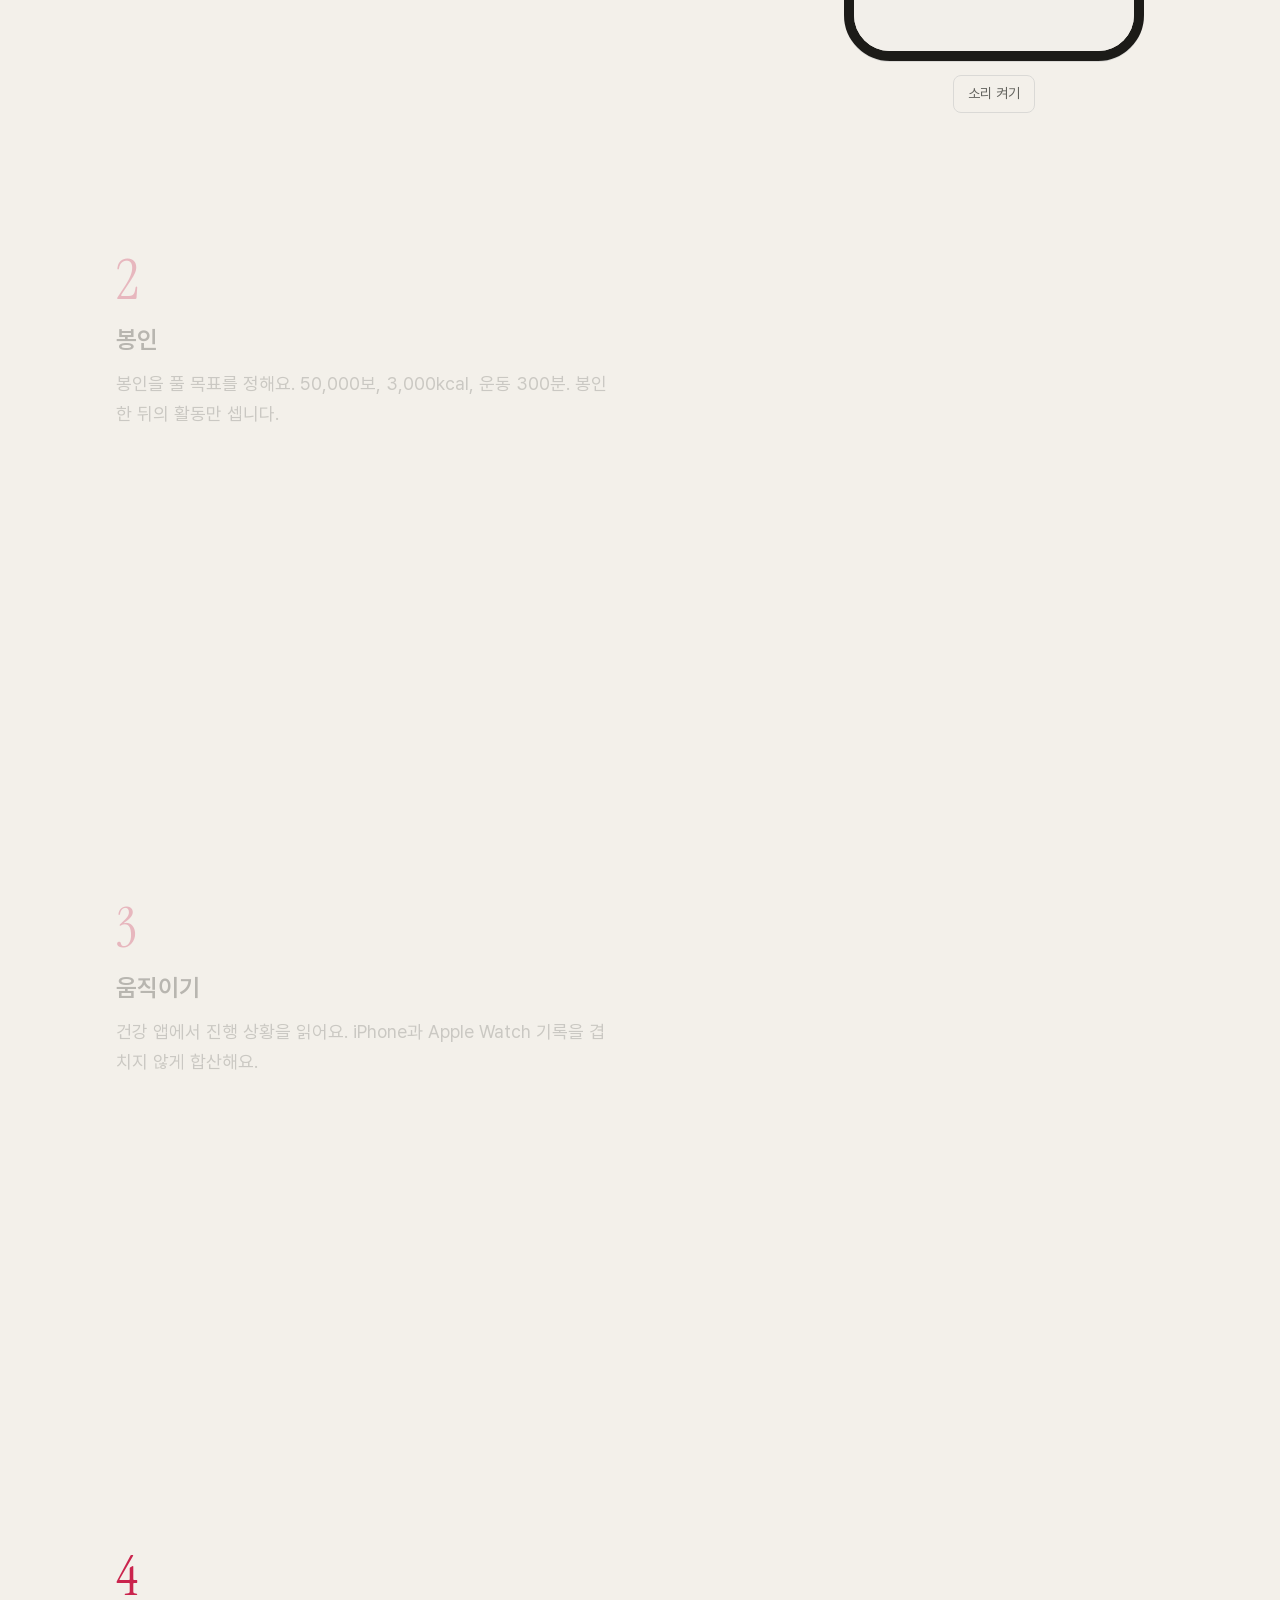
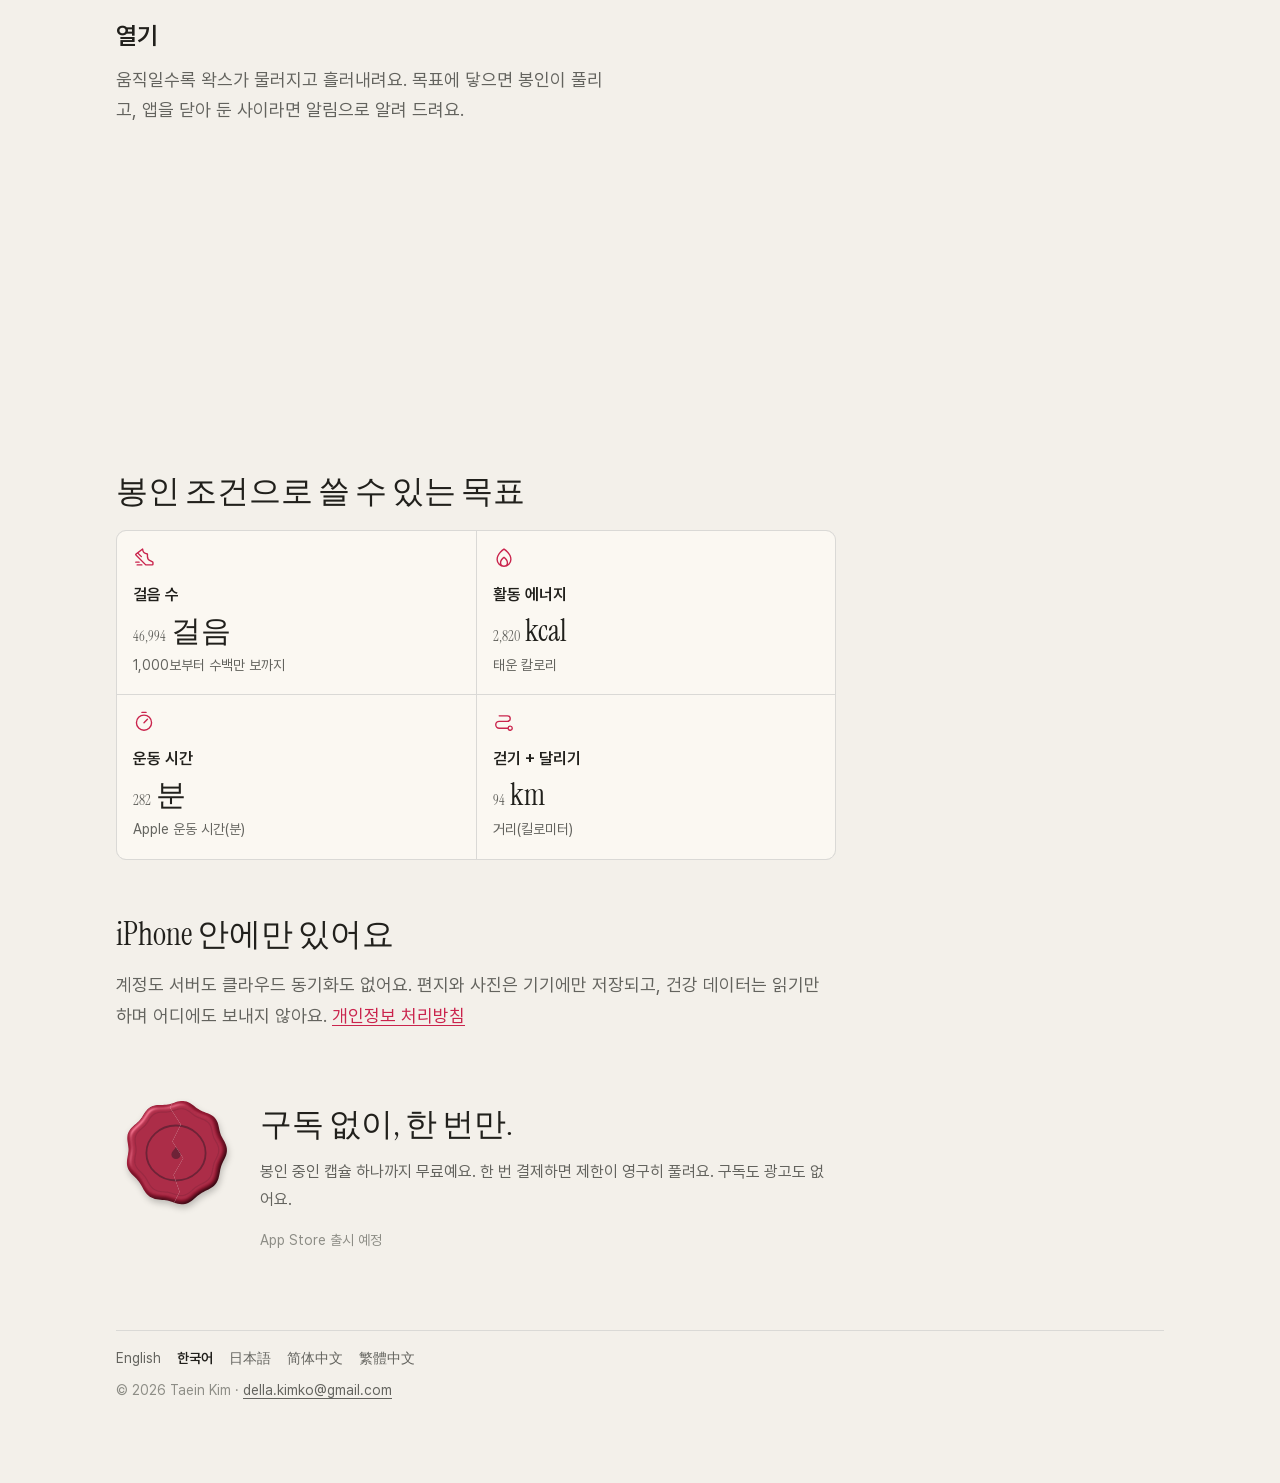
<file: docs/ko/index.html>
<!doctype html>
<html lang="ko">
<head>
<meta charset="utf-8"><meta name="viewport" content="width=device-width, initial-scale=1">
<title>Dropseal: 땀방울로 여는 타임캡슐</title>
<meta name="description" content="땀으로 여는 타임캡슐. 건강 앱의 걸음 수·칼로리·운동 시간 목표 뒤에 편지를 봉인하세요.">
<meta name="color-scheme" content="light dark">
<link rel="alternate" hreflang="en" href="https://bbdyno.github.io/Dropseal-Site/">
<link rel="alternate" hreflang="ko" href="https://bbdyno.github.io/Dropseal-Site/ko/">
<link rel="alternate" hreflang="ja" href="https://bbdyno.github.io/Dropseal-Site/ja/">
<link rel="alternate" hreflang="zh-Hans" href="https://bbdyno.github.io/Dropseal-Site/zh-Hans/">
<link rel="alternate" hreflang="zh-Hant" href="https://bbdyno.github.io/Dropseal-Site/zh-Hant/">
<link rel="alternate" hreflang="x-default" href="https://bbdyno.github.io/Dropseal-Site/">
<link rel="icon" href="../icon.png" type="image/png">
<link rel="apple-touch-icon" href="../icon.png">
<link rel="stylesheet" href="../style.css">
<script src="../site.js" defer></script>
</head>
<body class="page-index"><main>
<header class="top">
<a class="brand" href="./"><img src="../icon.png" alt="">Dropseal</a>
<nav><a href="privacy.html">개인정보</a><a href="support.html">지원</a><a href="#languages">한국어</a></nav>
</header>
</main>
<section class="hero">
<div class="hero-stage">
<div class="hero-copy">
<h1>어떤 편지는<br><em>땀</em>으로 열려요.</h1>
<p class="lede">Dropseal은 iPhone 속 타임캡슐이에요. 편지를 쓰고 사진을 넣은 뒤, 날짜 대신 운동 목표로 봉인하세요. 걷고, 태우고, 운동해서 목표에 닿을 때까지 닫혀 있어요.</p>
<p class="hint">스크롤해서 걸어 보세요 <span aria-hidden="true">↓</span></p>
</div>
<figure class="hero-figure">
<svg class="hero-seal" role="img" aria-label="Dropseal"></svg>
<p class="hero-meter"><span class="hero-count" data-goal="50000">0</span><span class="of"> / 50,000 걸음</span></p>
<blockquote class="hero-letter">이걸 읽고 있다면, 해낸 거야.</blockquote>
</figure>
</div>
</section>

<section class="story">
<div class="wrap">
<h2 class="reveal">이렇게 써요</h2>
<div class="story-grid">
<div class="story-steps">
<article class="story-step"><span class="n">1</span><h3>쓰기</h3><p>미래의 나에게 보내는 편지, 다짐, 오늘의 사진. 글과 사진을 원하는 만큼 담으세요.</p></article>
<article class="story-step"><span class="n">2</span><h3>봉인</h3><p>봉인을 풀 목표를 정해요. 50,000보, 3,000kcal, 운동 300분. 봉인한 뒤의 활동만 셉니다.</p></article>
<article class="story-step"><span class="n">3</span><h3>움직이기</h3><p>건강 앱에서 진행 상황을 읽어요. iPhone과 Apple Watch 기록을 겹치지 않게 합산해요.</p></article>
<article class="story-step"><span class="n">4</span><h3>열기</h3><p>움직일수록 왁스가 물러지고 흘러내려요. 목표에 닿으면 봉인이 풀리고, 앱을 닫아 둔 사이라면 알림으로 알려 드려요.</p></article>
</div>
<div class="phone-col">
<div class="phone">
<img class="screen" src="../media/ko/5-compose.jpg" alt="캡슐 쓰기 화면" loading="lazy">
<video class="screen" src="../media/ko/sealing.mp4" poster="../media/ko/sealing.jpg" muted playsinline preload="metadata" aria-label="봉인 애니메이션"></video>
<img class="screen" src="../media/ko/2-sealed.jpg" alt="29% 녹은 봉인 중 캡슐" loading="lazy">
<video class="screen" src="../media/ko/unsealing.mp4" poster="../media/ko/unsealing.jpg" muted playsinline preload="metadata" aria-label="봉인 풀기"></video>
</div>
<button class="sound-toggle" type="button" aria-pressed="false" data-on="소리 켜기" data-off="소리 끄기">소리 켜기</button>
</div>
</div>
</div>
</section>

<main>
<section class="reveal">
<h2>봉인 조건으로 쓸 수 있는 목표</h2>
<div class="metrics">
<div><svg aria-hidden="true" xmlns="http://www.w3.org/2000/svg" viewBox="0 0 256 256" fill="currentColor"><path d="M231.16,166.63l-28.63-14.31A47.74,47.74,0,0,1,176,109.39V80a8,8,0,0,0-8-8,48.05,48.05,0,0,1-48-48,8,8,0,0,0-12.83-6.37L30.13,76l-.2.16a16,16,0,0,0-1.24,23.75L142.4,213.66a8,8,0,0,0,5.66,2.34H224a16,16,0,0,0,16-16V180.94A15.92,15.92,0,0,0,231.16,166.63ZM224,200H151.37L40,88.63l12.87-9.76,38.79,38.79A8,8,0,0,0,103,106.34L65.74,69.11l40-30.31A64.15,64.15,0,0,0,160,87.5v21.89a63.65,63.65,0,0,0,35.38,57.24L224,180.94ZM70.8,184H32a8,8,0,0,1,0-16H70.8a8,8,0,1,1,0,16Zm40,24a8,8,0,0,1-8,8H48a8,8,0,0,1,0-16h54.8A8,8,0,0,1,110.8,208Z"/></svg><strong>걸음 수</strong><p class="figure"><span data-count="50000">50,000</span> 걸음</p><span>1,000보부터 수백만 보까지</span></div>
<div><svg aria-hidden="true" xmlns="http://www.w3.org/2000/svg" viewBox="0 0 256 256" fill="currentColor"><path d="M173.79,51.48a221.25,221.25,0,0,0-41.67-34.34,8,8,0,0,0-8.24,0A221.25,221.25,0,0,0,82.21,51.48C54.59,80.48,40,112.47,40,144a88,88,0,0,0,176,0C216,112.47,201.41,80.48,173.79,51.48ZM96,184c0-27.67,22.53-47.28,32-54.3,9.48,7,32,26.63,32,54.3a32,32,0,0,1-64,0Zm77.27,15.93A47.8,47.8,0,0,0,176,184c0-44-42.09-69.79-43.88-70.86a8,8,0,0,0-8.24,0C122.09,114.21,80,140,80,184a47.8,47.8,0,0,0,2.73,15.93A71.88,71.88,0,0,1,56,144c0-34.41,20.4-63.15,37.52-81.19A216.21,216.21,0,0,1,128,33.54a215.77,215.77,0,0,1,34.48,29.27C193.49,95.5,200,125,200,144A71.88,71.88,0,0,1,173.27,199.93Z"/></svg><strong>활동 에너지</strong><p class="figure"><span data-count="3000">3,000</span> kcal</p><span>태운 칼로리</span></div>
<div><svg aria-hidden="true" xmlns="http://www.w3.org/2000/svg" viewBox="0 0 256 256" fill="currentColor"><path d="M128,40a96,96,0,1,0,96,96A96.11,96.11,0,0,0,128,40Zm0,176a80,80,0,1,1,80-80A80.09,80.09,0,0,1,128,216ZM173.66,90.34a8,8,0,0,1,0,11.32l-40,40a8,8,0,0,1-11.32-11.32l40-40A8,8,0,0,1,173.66,90.34ZM96,16a8,8,0,0,1,8-8h48a8,8,0,0,1,0,16H104A8,8,0,0,1,96,16Z"/></svg><strong>운동 시간</strong><p class="figure"><span data-count="300">300</span> 분</p><span>Apple 운동 시간(분)</span></div>
<div><svg aria-hidden="true" xmlns="http://www.w3.org/2000/svg" viewBox="0 0 256 256" fill="currentColor"><path d="M200,168a32.06,32.06,0,0,0-31,24H72a32,32,0,0,1,0-64h96a40,40,0,0,0,0-80H72a8,8,0,0,0,0,16h96a24,24,0,0,1,0,48H72a48,48,0,0,0,0,96h97a32,32,0,1,0,31-40Zm0,48a16,16,0,1,1,16-16A16,16,0,0,1,200,216Z"/></svg><strong>걷기 + 달리기</strong><p class="figure"><span data-count="100">100</span> km</p><span>거리(킬로미터)</span></div>
</div>
</section>

<section class="reveal">
<h2>iPhone 안에만 있어요</h2>
<p class="muted big">계정도 서버도 클라우드 동기화도 없어요. 편지와 사진은 기기에만 저장되고, 건강 데이터는 읽기만 하며 어디에도 보내지 않아요. <a href="privacy.html">개인정보 처리방침</a></p>
</section>

<section class="price reveal">
<svg class="seal-static" data-progress="0.12" aria-hidden="true"></svg>
<div>
<h2>구독 없이, 한 번만.</h2>
<p class="muted">봉인 중인 캡슐 하나까지 무료예요. 한 번 결제하면 제한이 영구히 풀려요. 구독도 광고도 없어요.</p>
<p class="note">App Store 출시 예정</p>
</div>
</section>
<footer>
<nav id="languages" class="langs" aria-label="언어"><a href="../" hreflang="en" lang="en">English</a><a href="../ko/" hreflang="ko" lang="ko" aria-current="page">한국어</a><a href="../ja/" hreflang="ja" lang="ja">日本語</a><a href="../zh-Hans/" hreflang="zh-Hans" lang="zh-Hans">简体中文</a><a href="../zh-Hant/" hreflang="zh-Hant" lang="zh-Hant">繁體中文</a></nav>
<p>© 2026 Taein Kim · <a href="mailto:della.kimko@gmail.com">della.kimko@gmail.com</a></p>
</footer>
</main></body>
</html>
</file>
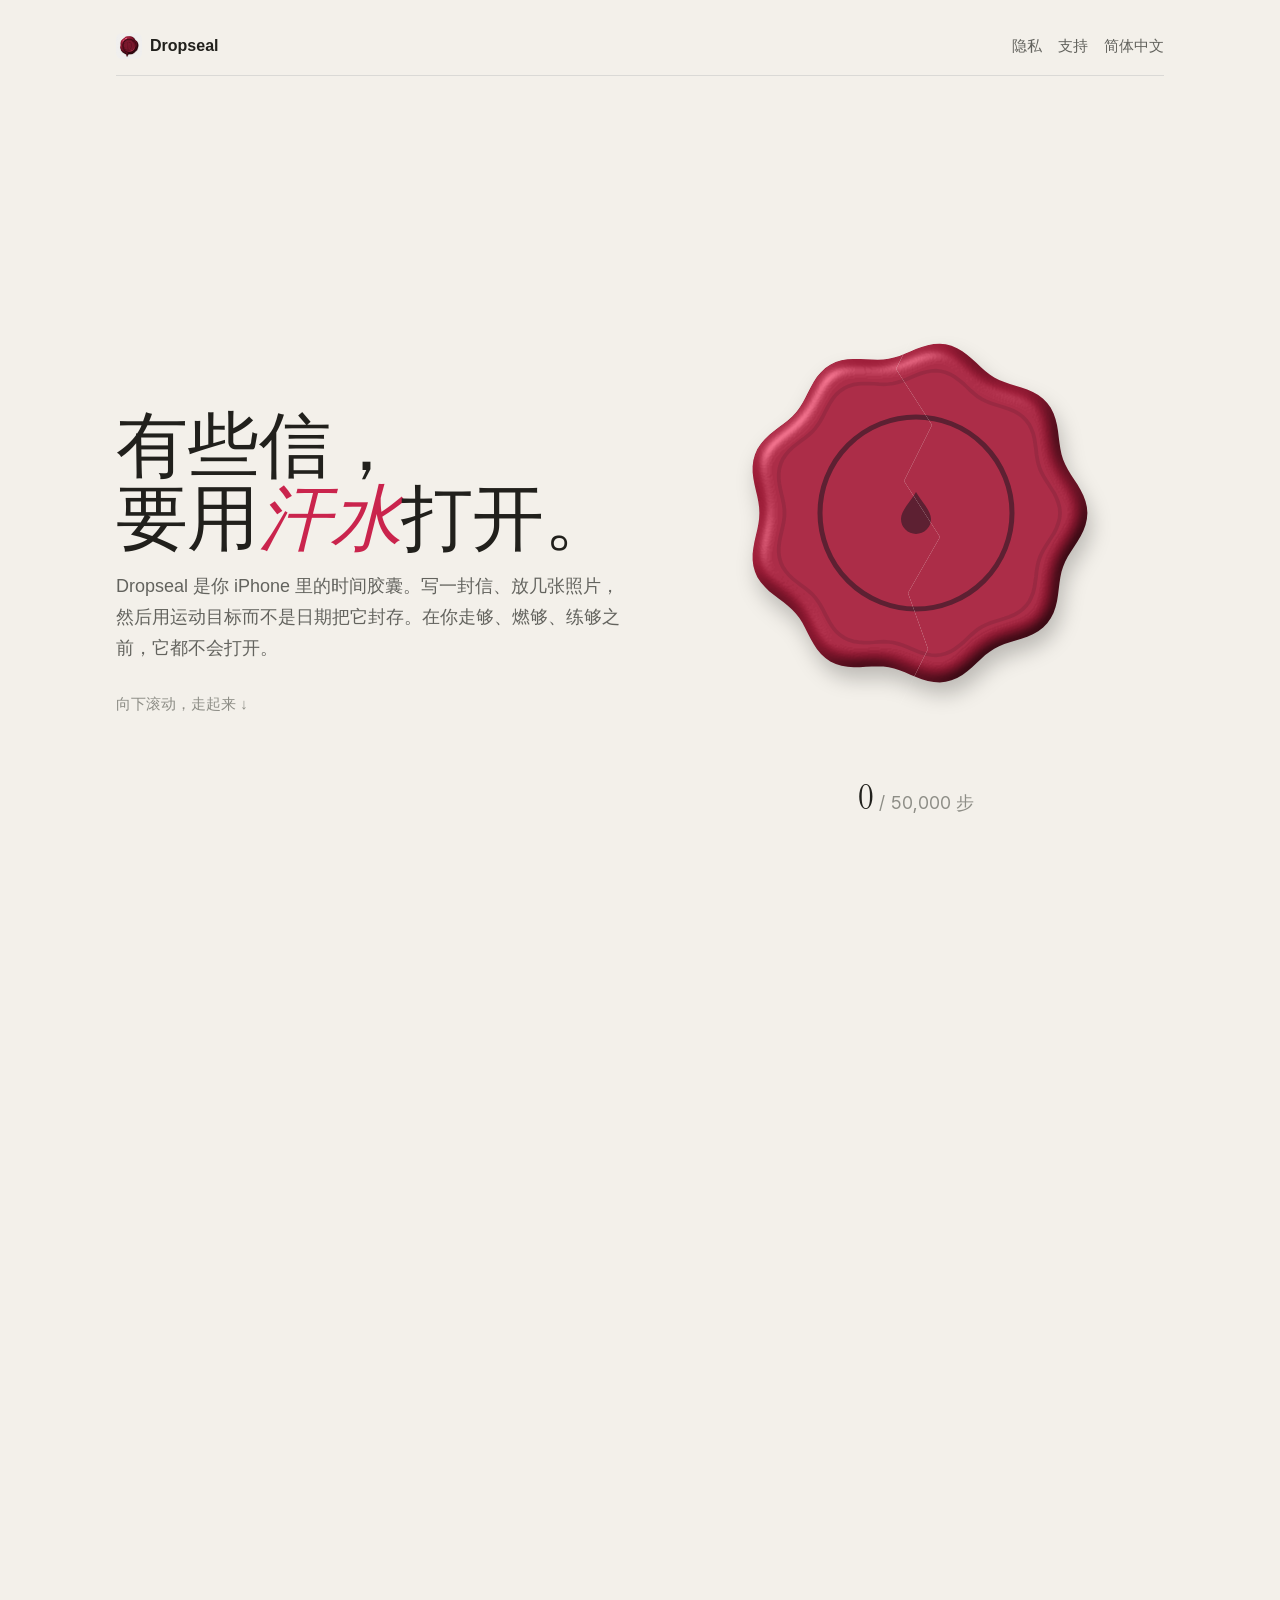
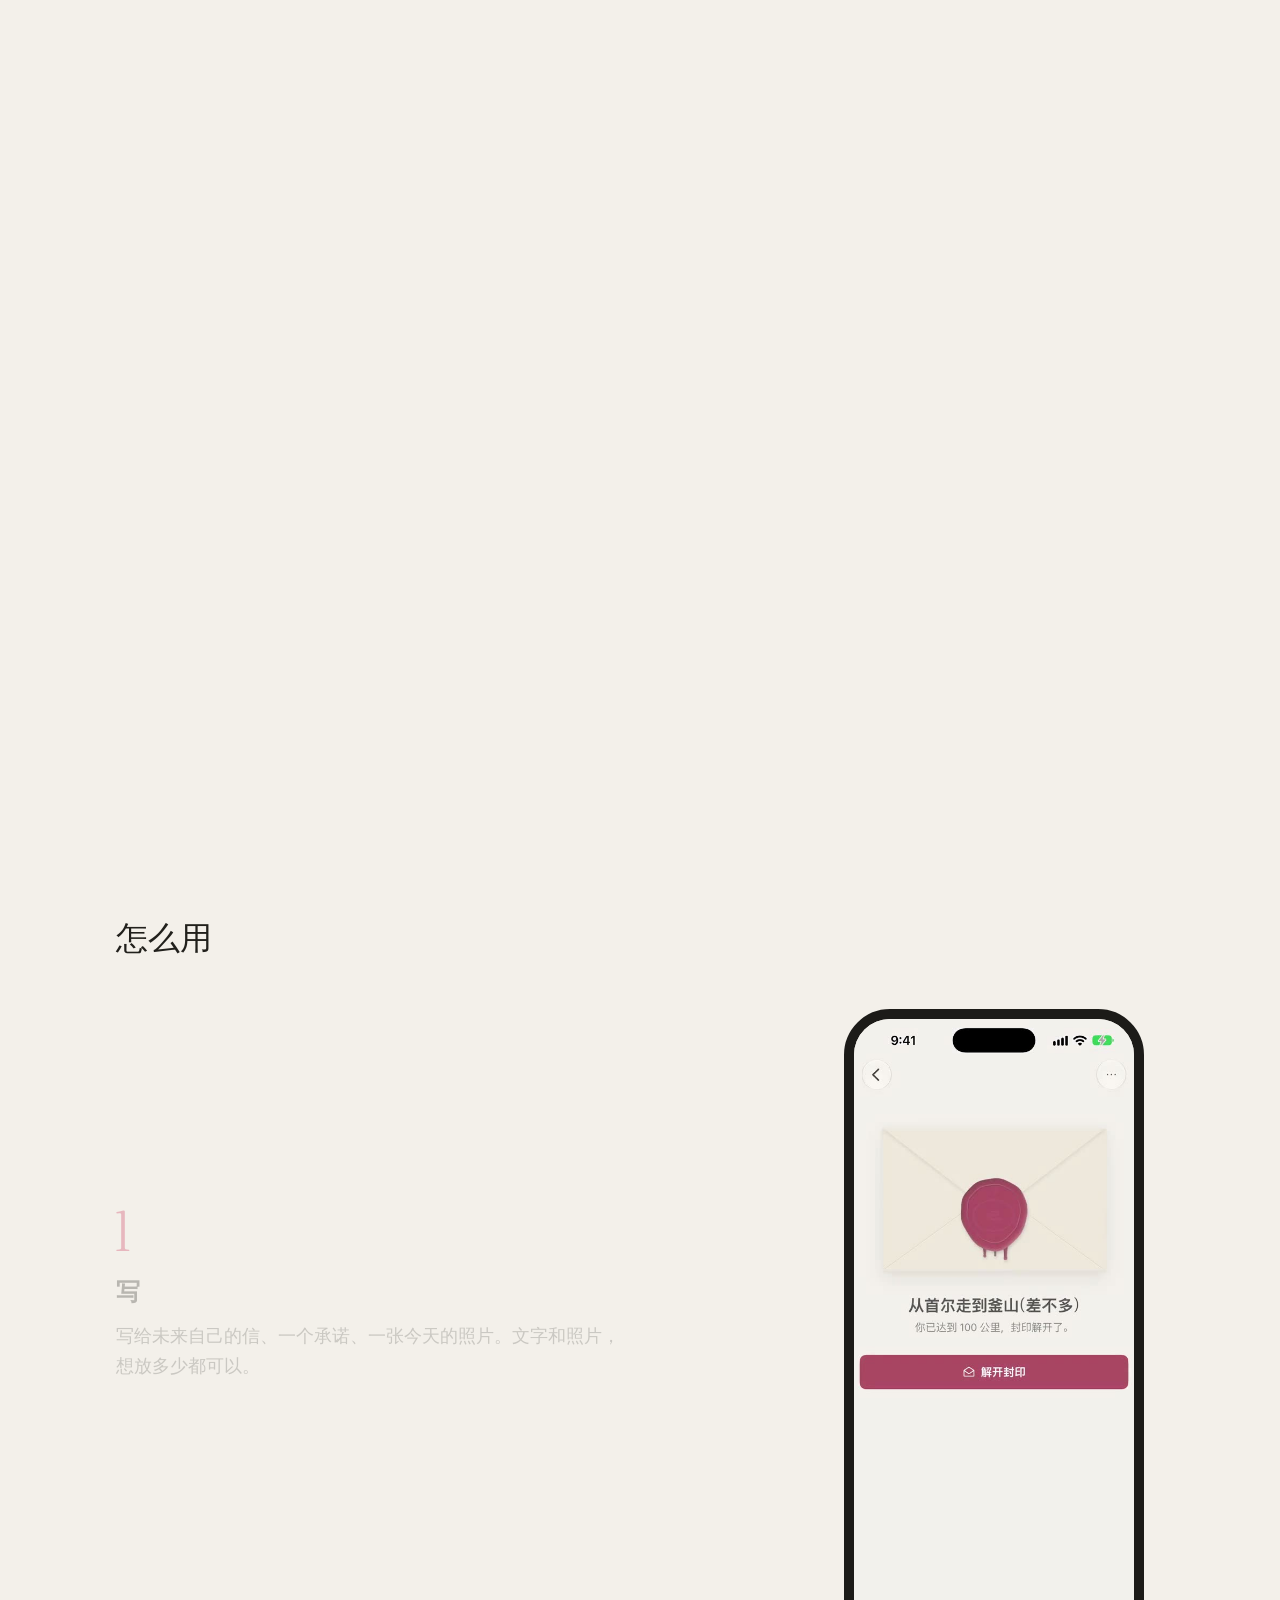
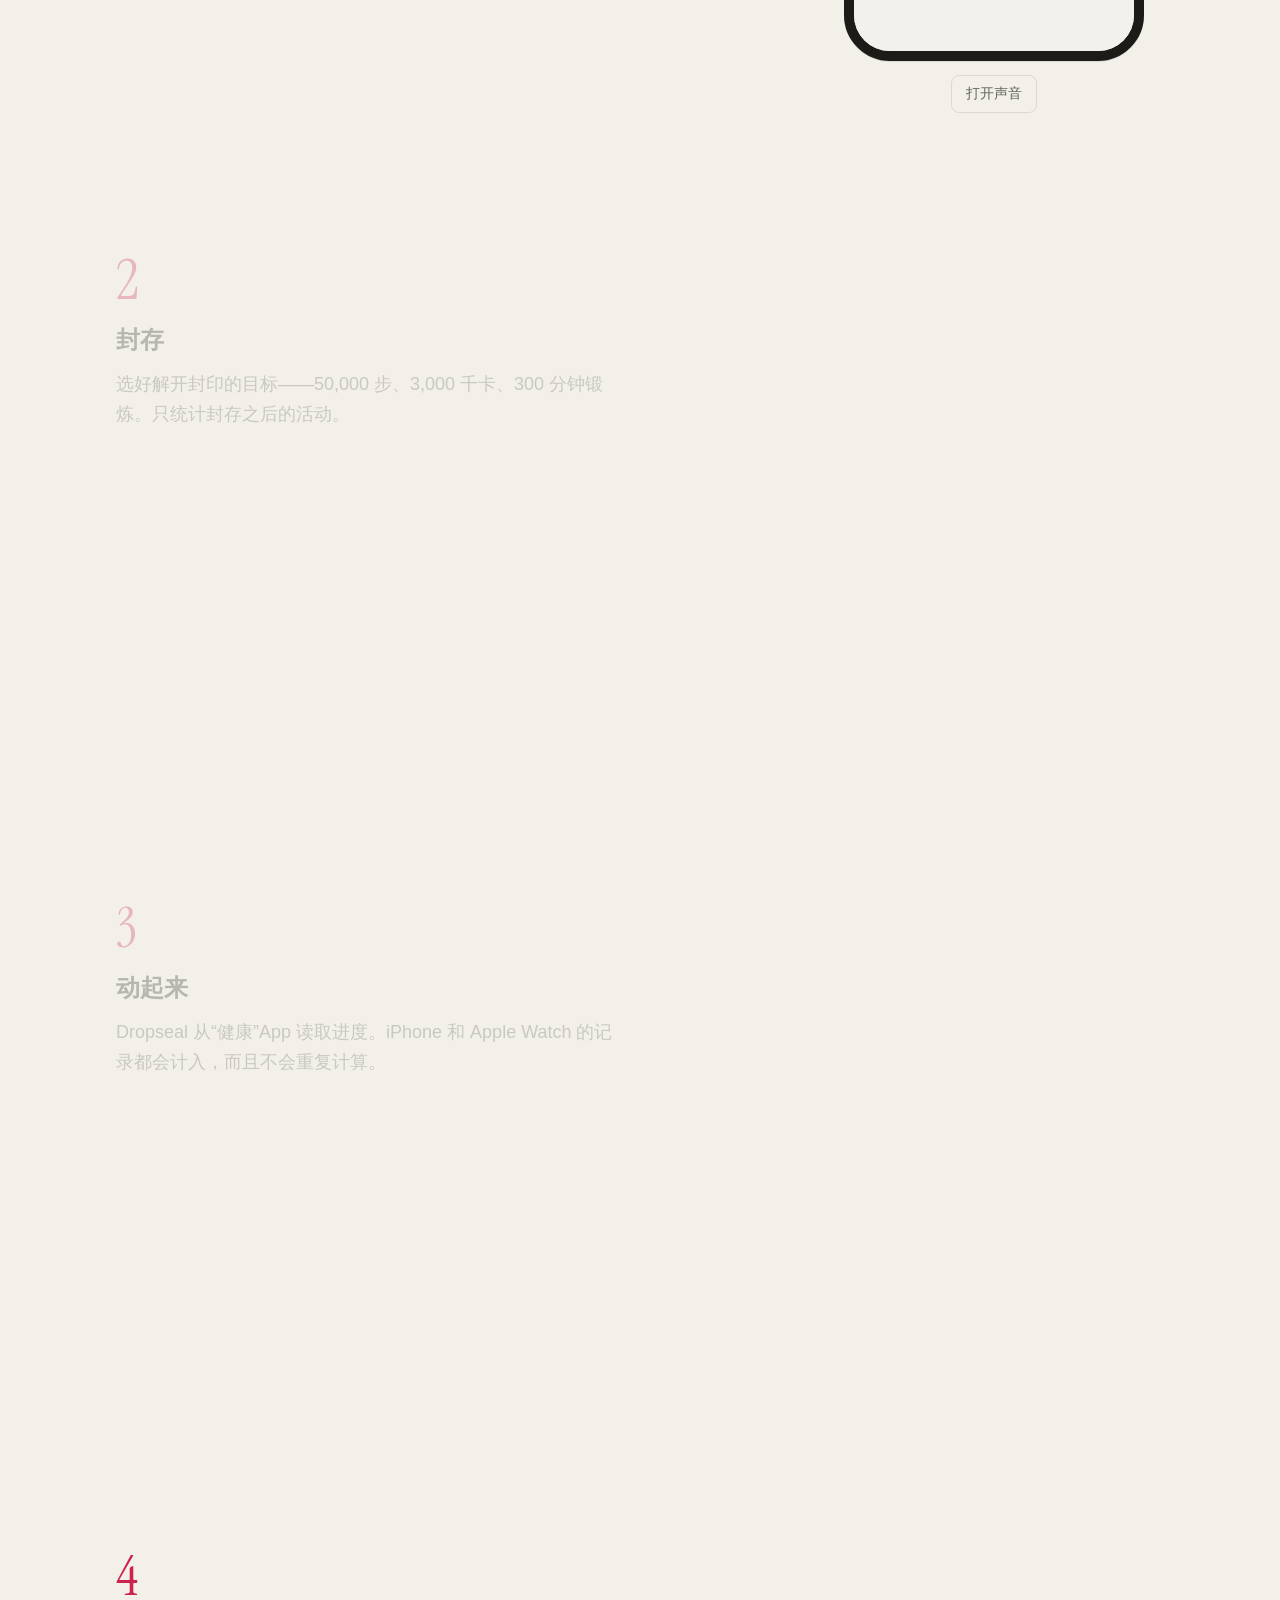
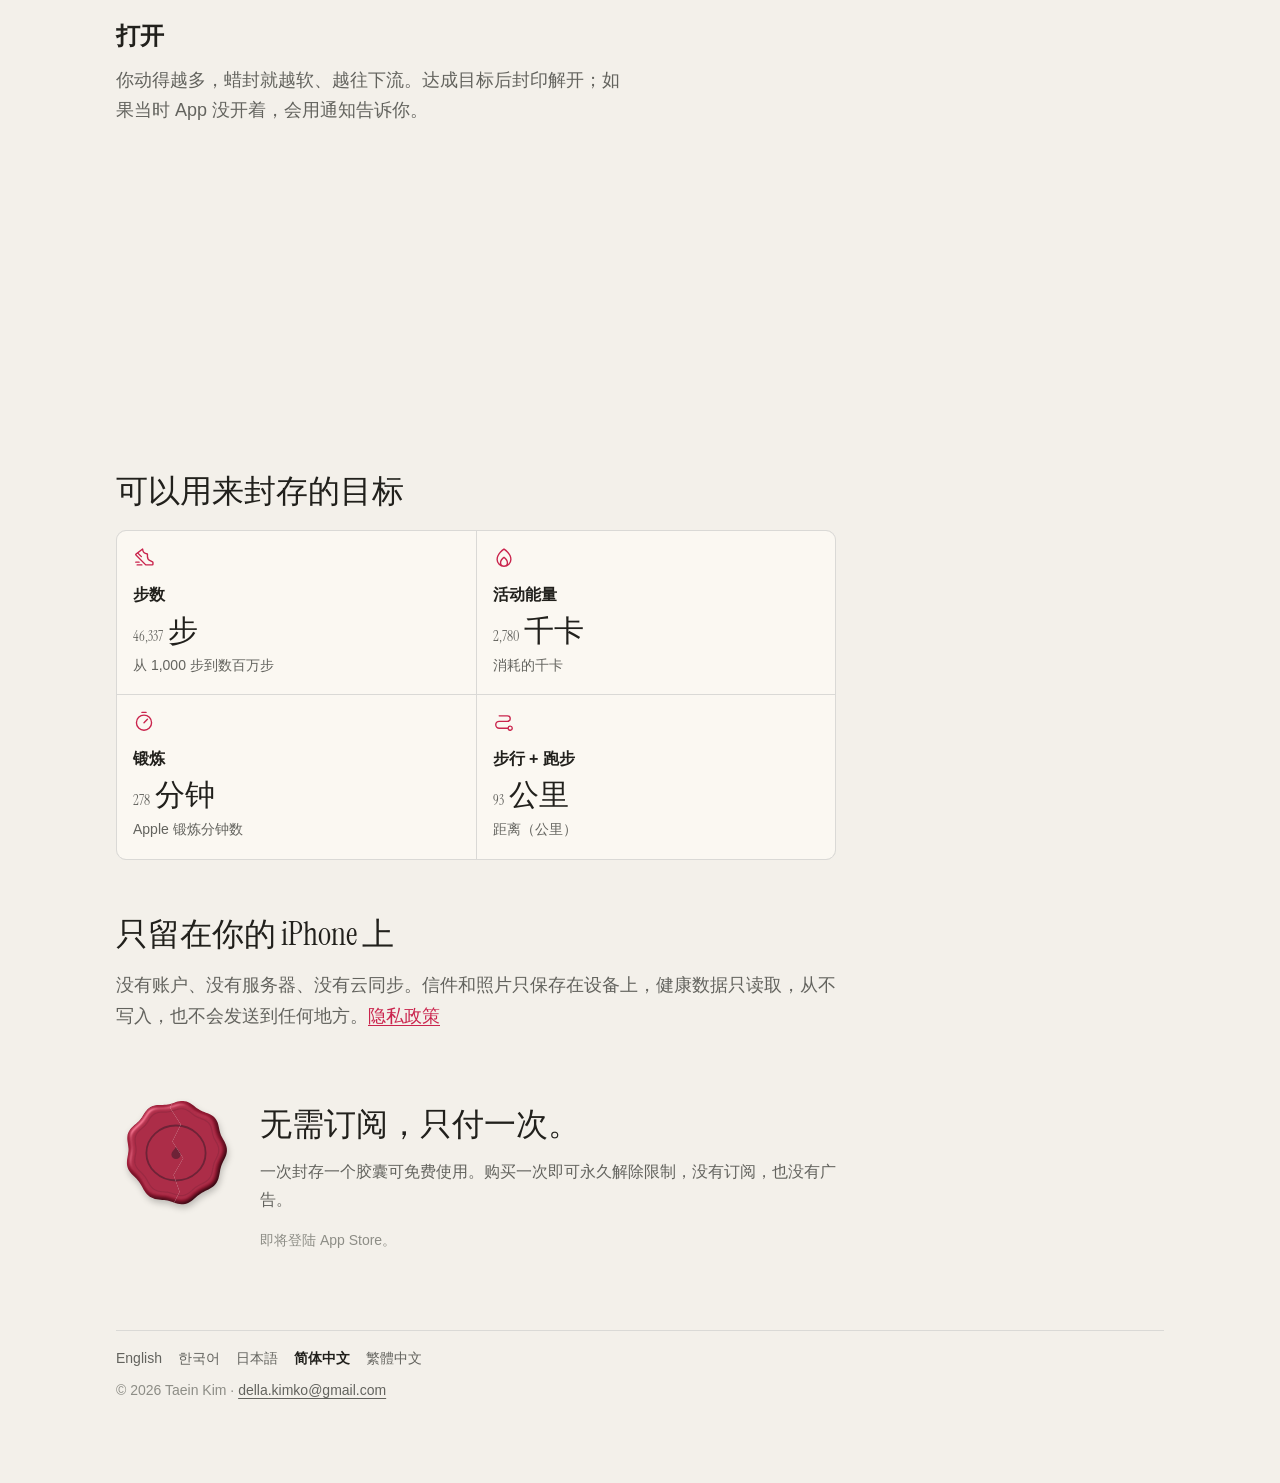
<file: docs/zh-Hans/index.html>
<!doctype html>
<html lang="zh-Hans">
<head>
<meta charset="utf-8"><meta name="viewport" content="width=device-width, initial-scale=1">
<title>Dropseal：用汗水打开的时间胶囊</title>
<meta name="description" content="用汗水打开的时间胶囊。用“健康”App 的步数、卡路里或锻炼目标封存一封信。">
<meta name="color-scheme" content="light dark">
<link rel="alternate" hreflang="en" href="https://bbdyno.github.io/Dropseal-Site/">
<link rel="alternate" hreflang="ko" href="https://bbdyno.github.io/Dropseal-Site/ko/">
<link rel="alternate" hreflang="ja" href="https://bbdyno.github.io/Dropseal-Site/ja/">
<link rel="alternate" hreflang="zh-Hans" href="https://bbdyno.github.io/Dropseal-Site/zh-Hans/">
<link rel="alternate" hreflang="zh-Hant" href="https://bbdyno.github.io/Dropseal-Site/zh-Hant/">
<link rel="alternate" hreflang="x-default" href="https://bbdyno.github.io/Dropseal-Site/">
<link rel="icon" href="../icon.png" type="image/png">
<link rel="apple-touch-icon" href="../icon.png">
<link rel="stylesheet" href="../style.css">
<script src="../site.js" defer></script>
</head>
<body class="page-index"><main>
<header class="top">
<a class="brand" href="./"><img src="../icon.png" alt="">Dropseal</a>
<nav><a href="privacy.html">隐私</a><a href="support.html">支持</a><a href="#languages">简体中文</a></nav>
</header>
</main>
<section class="hero">
<div class="hero-stage">
<div class="hero-copy">
<h1>有些信，<br>要用<em>汗水</em>打开。</h1>
<p class="lede">Dropseal 是你 iPhone 里的时间胶囊。写一封信、放几张照片，然后用运动目标而不是日期把它封存。在你走够、燃够、练够之前，它都不会打开。</p>
<p class="hint">向下滚动，走起来 <span aria-hidden="true">↓</span></p>
</div>
<figure class="hero-figure">
<svg class="hero-seal" role="img" aria-label="Dropseal"></svg>
<p class="hero-meter"><span class="hero-count" data-goal="50000">0</span><span class="of"> / 50,000 步</span></p>
<blockquote class="hero-letter">如果你正在读这封信，说明你做到了。</blockquote>
</figure>
</div>
</section>

<section class="story">
<div class="wrap">
<h2 class="reveal">怎么用</h2>
<div class="story-grid">
<div class="story-steps">
<article class="story-step"><span class="n">1</span><h3>写</h3><p>写给未来自己的信、一个承诺、一张今天的照片。文字和照片，想放多少都可以。</p></article>
<article class="story-step"><span class="n">2</span><h3>封存</h3><p>选好解开封印的目标——50,000 步、3,000 千卡、300 分钟锻炼。只统计封存之后的活动。</p></article>
<article class="story-step"><span class="n">3</span><h3>动起来</h3><p>Dropseal 从“健康”App 读取进度。iPhone 和 Apple Watch 的记录都会计入，而且不会重复计算。</p></article>
<article class="story-step"><span class="n">4</span><h3>打开</h3><p>你动得越多，蜡封就越软、越往下流。达成目标后封印解开；如果当时 App 没开着，会用通知告诉你。</p></article>
</div>
<div class="phone-col">
<div class="phone">
<img class="screen" src="../media/zh-Hans/5-compose.jpg" alt="写胶囊" loading="lazy">
<video class="screen" src="../media/zh-Hans/sealing.mp4" poster="../media/zh-Hans/sealing.jpg" muted playsinline preload="metadata" aria-label="封存动画"></video>
<img class="screen" src="../media/zh-Hans/2-sealed.jpg" alt="融化 29% 的封存中胶囊" loading="lazy">
<video class="screen" src="../media/zh-Hans/unsealing.mp4" poster="../media/zh-Hans/unsealing.jpg" muted playsinline preload="metadata" aria-label="解开封印"></video>
</div>
<button class="sound-toggle" type="button" aria-pressed="false" data-on="打开声音" data-off="关闭声音">打开声音</button>
</div>
</div>
</div>
</section>

<main>
<section class="reveal">
<h2>可以用来封存的目标</h2>
<div class="metrics">
<div><svg aria-hidden="true" xmlns="http://www.w3.org/2000/svg" viewBox="0 0 256 256" fill="currentColor"><path d="M231.16,166.63l-28.63-14.31A47.74,47.74,0,0,1,176,109.39V80a8,8,0,0,0-8-8,48.05,48.05,0,0,1-48-48,8,8,0,0,0-12.83-6.37L30.13,76l-.2.16a16,16,0,0,0-1.24,23.75L142.4,213.66a8,8,0,0,0,5.66,2.34H224a16,16,0,0,0,16-16V180.94A15.92,15.92,0,0,0,231.16,166.63ZM224,200H151.37L40,88.63l12.87-9.76,38.79,38.79A8,8,0,0,0,103,106.34L65.74,69.11l40-30.31A64.15,64.15,0,0,0,160,87.5v21.89a63.65,63.65,0,0,0,35.38,57.24L224,180.94ZM70.8,184H32a8,8,0,0,1,0-16H70.8a8,8,0,1,1,0,16Zm40,24a8,8,0,0,1-8,8H48a8,8,0,0,1,0-16h54.8A8,8,0,0,1,110.8,208Z"/></svg><strong>步数</strong><p class="figure"><span data-count="50000">50,000</span> 步</p><span>从 1,000 步到数百万步</span></div>
<div><svg aria-hidden="true" xmlns="http://www.w3.org/2000/svg" viewBox="0 0 256 256" fill="currentColor"><path d="M173.79,51.48a221.25,221.25,0,0,0-41.67-34.34,8,8,0,0,0-8.24,0A221.25,221.25,0,0,0,82.21,51.48C54.59,80.48,40,112.47,40,144a88,88,0,0,0,176,0C216,112.47,201.41,80.48,173.79,51.48ZM96,184c0-27.67,22.53-47.28,32-54.3,9.48,7,32,26.63,32,54.3a32,32,0,0,1-64,0Zm77.27,15.93A47.8,47.8,0,0,0,176,184c0-44-42.09-69.79-43.88-70.86a8,8,0,0,0-8.24,0C122.09,114.21,80,140,80,184a47.8,47.8,0,0,0,2.73,15.93A71.88,71.88,0,0,1,56,144c0-34.41,20.4-63.15,37.52-81.19A216.21,216.21,0,0,1,128,33.54a215.77,215.77,0,0,1,34.48,29.27C193.49,95.5,200,125,200,144A71.88,71.88,0,0,1,173.27,199.93Z"/></svg><strong>活动能量</strong><p class="figure"><span data-count="3000">3,000</span> 千卡</p><span>消耗的千卡</span></div>
<div><svg aria-hidden="true" xmlns="http://www.w3.org/2000/svg" viewBox="0 0 256 256" fill="currentColor"><path d="M128,40a96,96,0,1,0,96,96A96.11,96.11,0,0,0,128,40Zm0,176a80,80,0,1,1,80-80A80.09,80.09,0,0,1,128,216ZM173.66,90.34a8,8,0,0,1,0,11.32l-40,40a8,8,0,0,1-11.32-11.32l40-40A8,8,0,0,1,173.66,90.34ZM96,16a8,8,0,0,1,8-8h48a8,8,0,0,1,0,16H104A8,8,0,0,1,96,16Z"/></svg><strong>锻炼</strong><p class="figure"><span data-count="300">300</span> 分钟</p><span>Apple 锻炼分钟数</span></div>
<div><svg aria-hidden="true" xmlns="http://www.w3.org/2000/svg" viewBox="0 0 256 256" fill="currentColor"><path d="M200,168a32.06,32.06,0,0,0-31,24H72a32,32,0,0,1,0-64h96a40,40,0,0,0,0-80H72a8,8,0,0,0,0,16h96a24,24,0,0,1,0,48H72a48,48,0,0,0,0,96h97a32,32,0,1,0,31-40Zm0,48a16,16,0,1,1,16-16A16,16,0,0,1,200,216Z"/></svg><strong>步行 + 跑步</strong><p class="figure"><span data-count="100">100</span> 公里</p><span>距离（公里）</span></div>
</div>
</section>

<section class="reveal">
<h2>只留在你的 iPhone 上</h2>
<p class="muted big">没有账户、没有服务器、没有云同步。信件和照片只保存在设备上，健康数据只读取，从不写入，也不会发送到任何地方。<a href="privacy.html">隐私政策</a></p>
</section>

<section class="price reveal">
<svg class="seal-static" data-progress="0.12" aria-hidden="true"></svg>
<div>
<h2>无需订阅，只付一次。</h2>
<p class="muted">一次封存一个胶囊可免费使用。购买一次即可永久解除限制，没有订阅，也没有广告。</p>
<p class="note">即将登陆 App Store。</p>
</div>
</section>
<footer>
<nav id="languages" class="langs" aria-label="语言"><a href="../" hreflang="en" lang="en">English</a><a href="../ko/" hreflang="ko" lang="ko">한국어</a><a href="../ja/" hreflang="ja" lang="ja">日本語</a><a href="../zh-Hans/" hreflang="zh-Hans" lang="zh-Hans" aria-current="page">简体中文</a><a href="../zh-Hant/" hreflang="zh-Hant" lang="zh-Hant">繁體中文</a></nav>
<p>© 2026 Taein Kim · <a href="mailto:della.kimko@gmail.com">della.kimko@gmail.com</a></p>
</footer>
</main></body>
</html>
</file>
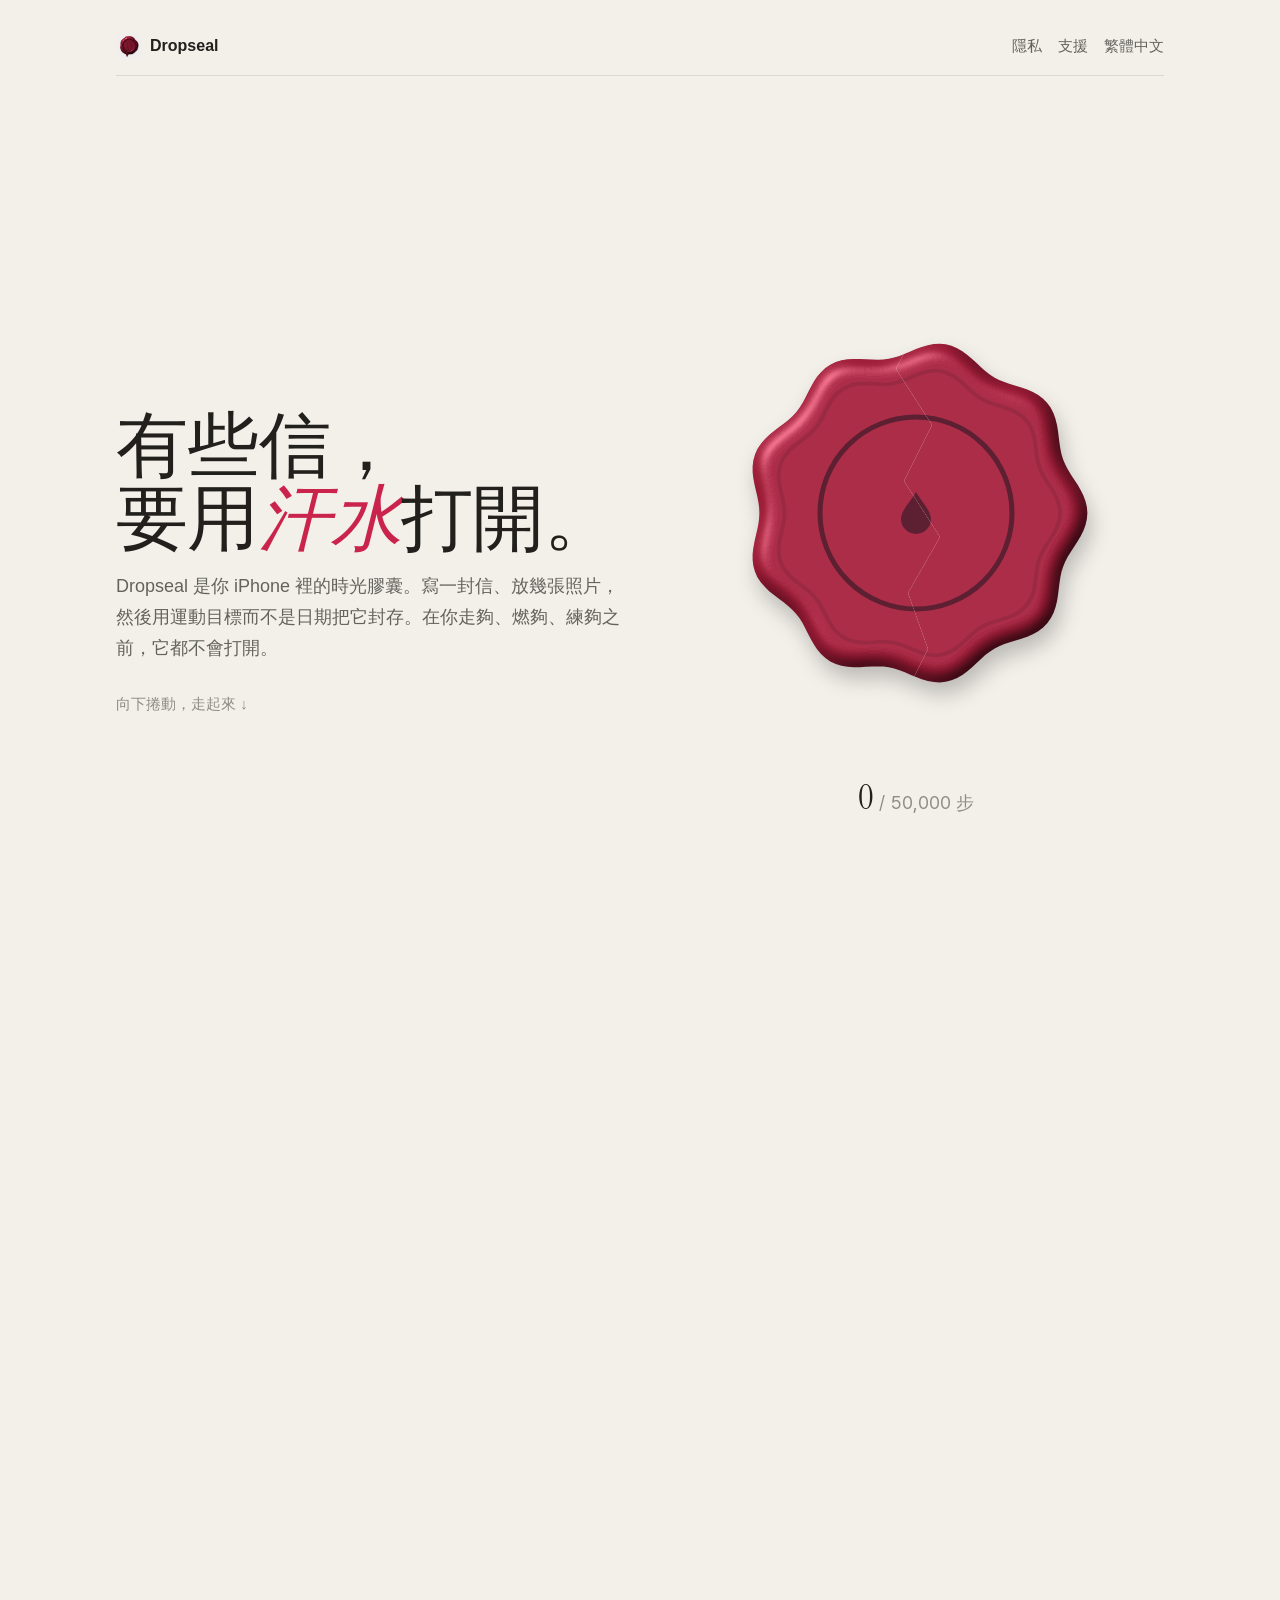
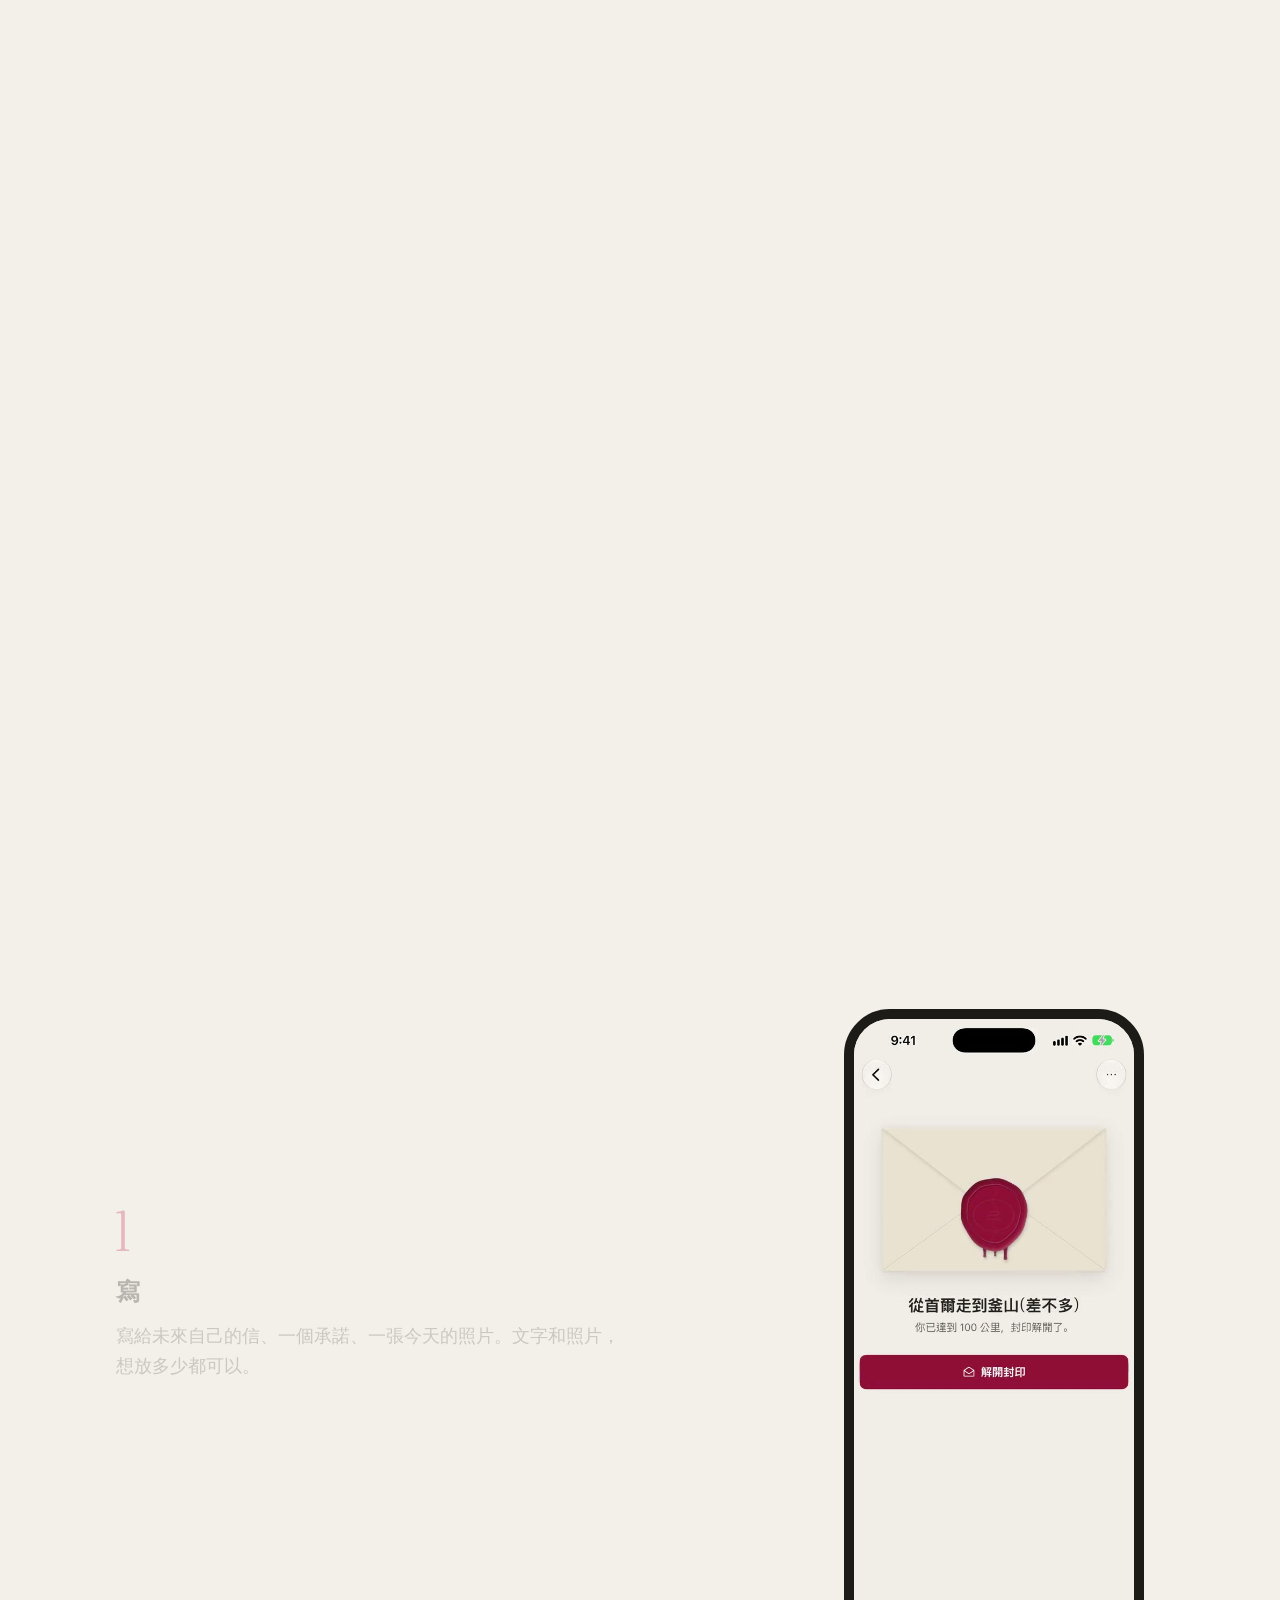
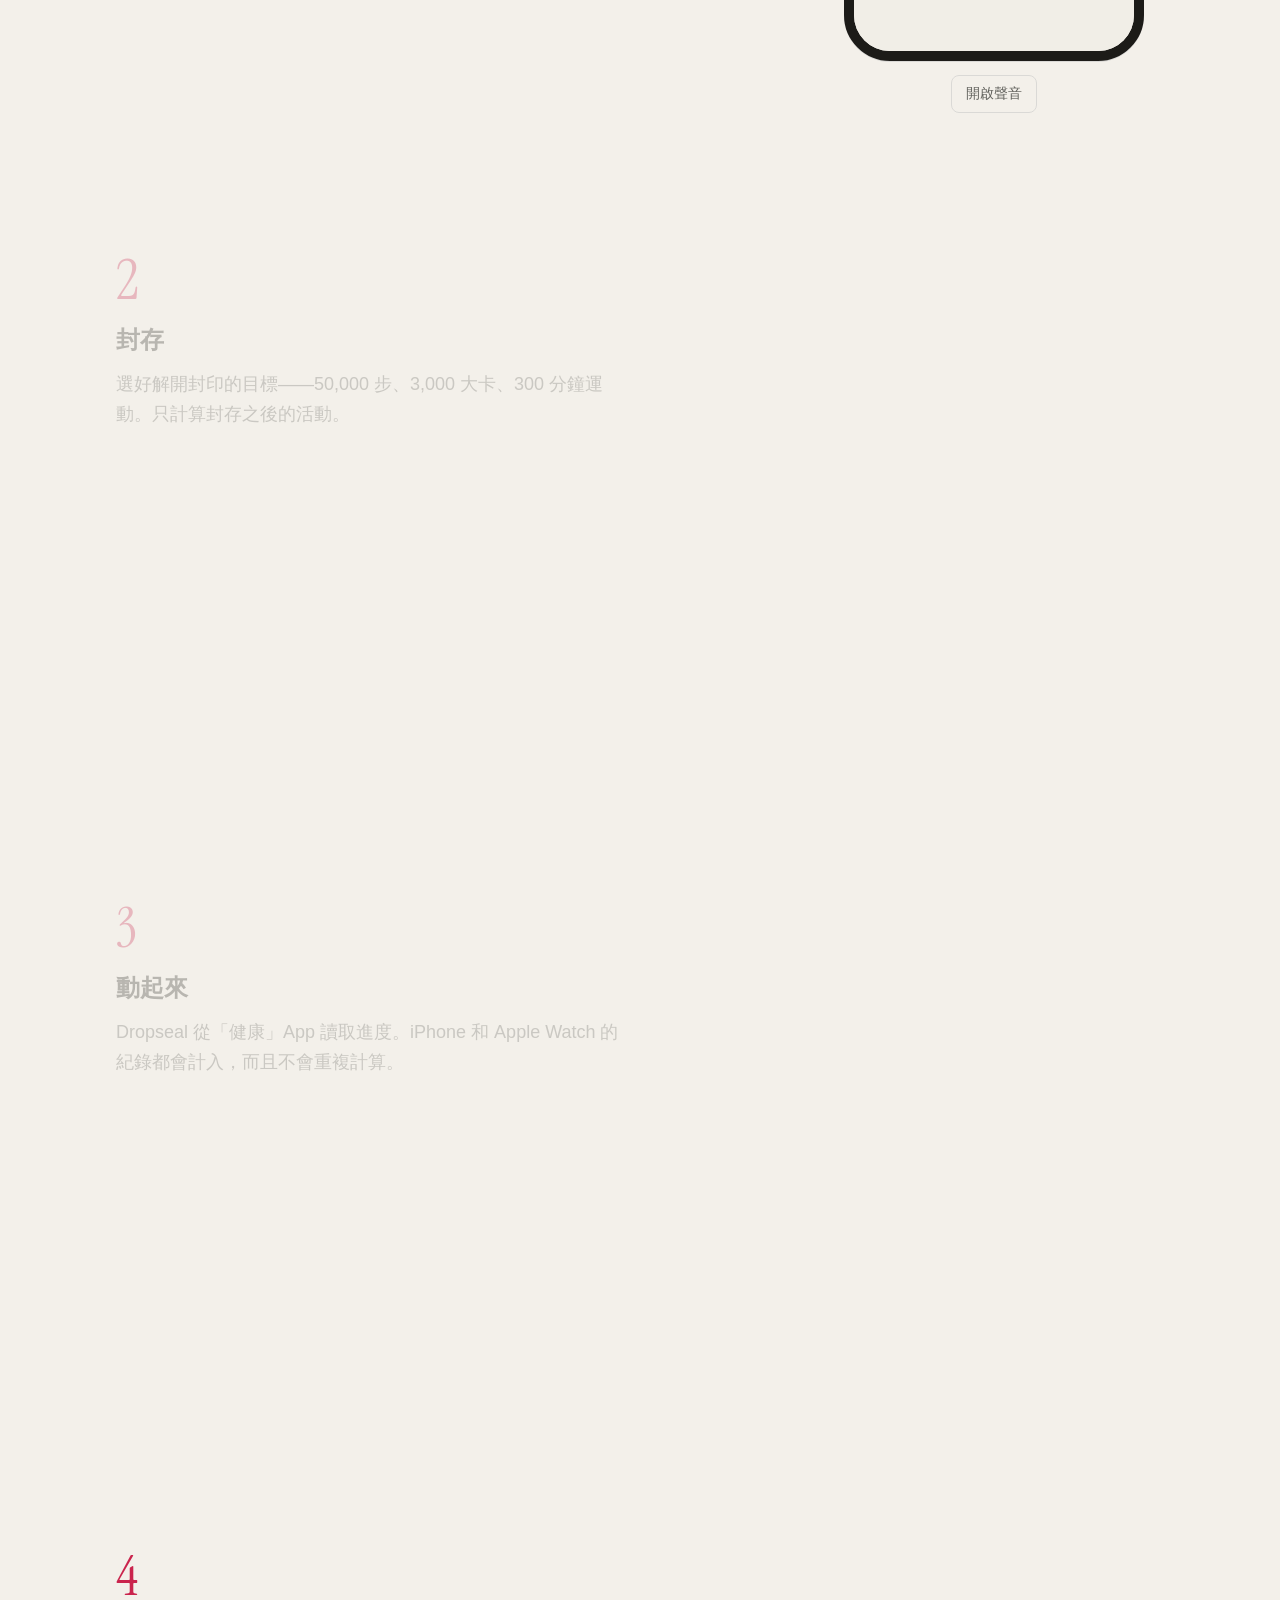
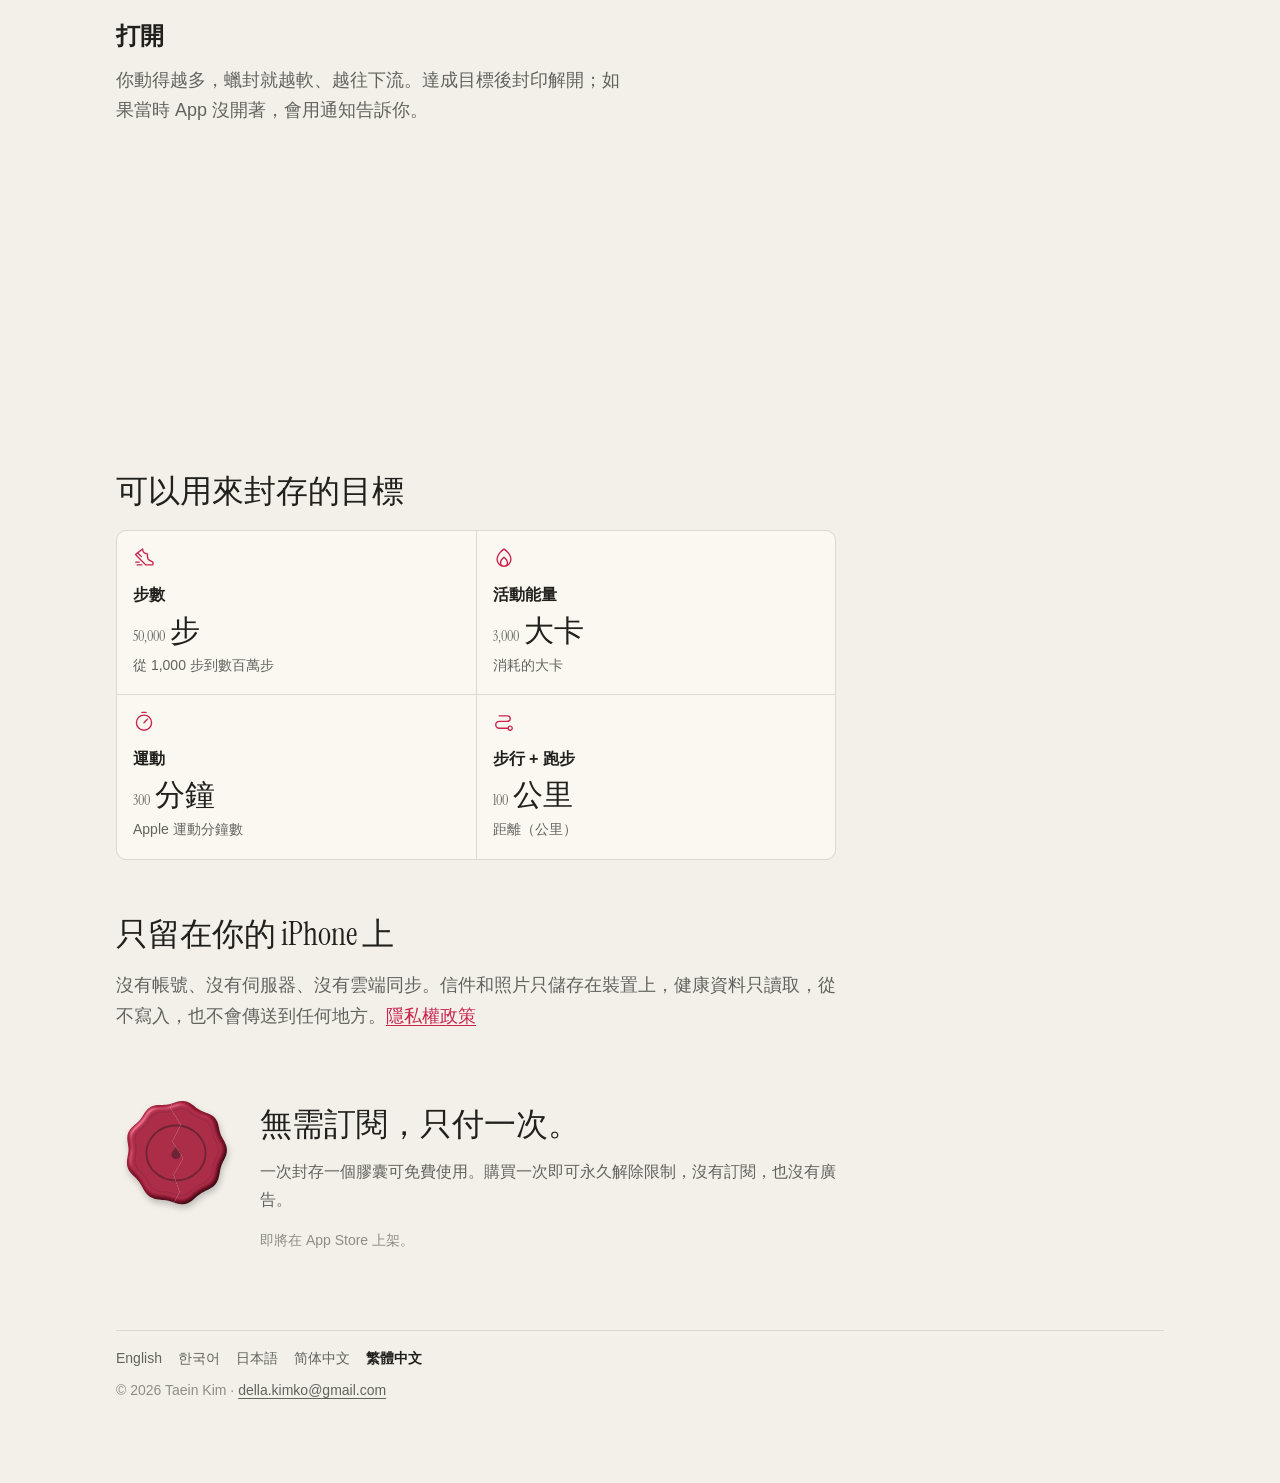
<file: docs/zh-Hant/index.html>
<!doctype html>
<html lang="zh-Hant">
<head>
<meta charset="utf-8"><meta name="viewport" content="width=device-width, initial-scale=1">
<title>Dropseal：用汗水打開的時光膠囊</title>
<meta name="description" content="用汗水打開的時光膠囊。用「健康」App 的步數、卡路里或運動目標封存一封信。">
<meta name="color-scheme" content="light dark">
<link rel="alternate" hreflang="en" href="https://bbdyno.github.io/Dropseal-Site/">
<link rel="alternate" hreflang="ko" href="https://bbdyno.github.io/Dropseal-Site/ko/">
<link rel="alternate" hreflang="ja" href="https://bbdyno.github.io/Dropseal-Site/ja/">
<link rel="alternate" hreflang="zh-Hans" href="https://bbdyno.github.io/Dropseal-Site/zh-Hans/">
<link rel="alternate" hreflang="zh-Hant" href="https://bbdyno.github.io/Dropseal-Site/zh-Hant/">
<link rel="alternate" hreflang="x-default" href="https://bbdyno.github.io/Dropseal-Site/">
<link rel="icon" href="../icon.png" type="image/png">
<link rel="apple-touch-icon" href="../icon.png">
<link rel="stylesheet" href="../style.css">
<script src="../site.js" defer></script>
</head>
<body class="page-index"><main>
<header class="top">
<a class="brand" href="./"><img src="../icon.png" alt="">Dropseal</a>
<nav><a href="privacy.html">隱私</a><a href="support.html">支援</a><a href="#languages">繁體中文</a></nav>
</header>
</main>
<section class="hero">
<div class="hero-stage">
<div class="hero-copy">
<h1>有些信，<br>要用<em>汗水</em>打開。</h1>
<p class="lede">Dropseal 是你 iPhone 裡的時光膠囊。寫一封信、放幾張照片，然後用運動目標而不是日期把它封存。在你走夠、燃夠、練夠之前，它都不會打開。</p>
<p class="hint">向下捲動，走起來 <span aria-hidden="true">↓</span></p>
</div>
<figure class="hero-figure">
<svg class="hero-seal" role="img" aria-label="Dropseal"></svg>
<p class="hero-meter"><span class="hero-count" data-goal="50000">0</span><span class="of"> / 50,000 步</span></p>
<blockquote class="hero-letter">如果你正在讀這封信，代表你做到了。</blockquote>
</figure>
</div>
</section>

<section class="story">
<div class="wrap">
<h2 class="reveal">怎麼用</h2>
<div class="story-grid">
<div class="story-steps">
<article class="story-step"><span class="n">1</span><h3>寫</h3><p>寫給未來自己的信、一個承諾、一張今天的照片。文字和照片，想放多少都可以。</p></article>
<article class="story-step"><span class="n">2</span><h3>封存</h3><p>選好解開封印的目標——50,000 步、3,000 大卡、300 分鐘運動。只計算封存之後的活動。</p></article>
<article class="story-step"><span class="n">3</span><h3>動起來</h3><p>Dropseal 從「健康」App 讀取進度。iPhone 和 Apple Watch 的紀錄都會計入，而且不會重複計算。</p></article>
<article class="story-step"><span class="n">4</span><h3>打開</h3><p>你動得越多，蠟封就越軟、越往下流。達成目標後封印解開；如果當時 App 沒開著，會用通知告訴你。</p></article>
</div>
<div class="phone-col">
<div class="phone">
<img class="screen" src="../media/zh-Hant/5-compose.jpg" alt="寫膠囊" loading="lazy">
<video class="screen" src="../media/zh-Hant/sealing.mp4" poster="../media/zh-Hant/sealing.jpg" muted playsinline preload="metadata" aria-label="封存動畫"></video>
<img class="screen" src="../media/zh-Hant/2-sealed.jpg" alt="融化 29% 的封存中膠囊" loading="lazy">
<video class="screen" src="../media/zh-Hant/unsealing.mp4" poster="../media/zh-Hant/unsealing.jpg" muted playsinline preload="metadata" aria-label="解開封印"></video>
</div>
<button class="sound-toggle" type="button" aria-pressed="false" data-on="開啟聲音" data-off="關閉聲音">開啟聲音</button>
</div>
</div>
</div>
</section>

<main>
<section class="reveal">
<h2>可以用來封存的目標</h2>
<div class="metrics">
<div><svg aria-hidden="true" xmlns="http://www.w3.org/2000/svg" viewBox="0 0 256 256" fill="currentColor"><path d="M231.16,166.63l-28.63-14.31A47.74,47.74,0,0,1,176,109.39V80a8,8,0,0,0-8-8,48.05,48.05,0,0,1-48-48,8,8,0,0,0-12.83-6.37L30.13,76l-.2.16a16,16,0,0,0-1.24,23.75L142.4,213.66a8,8,0,0,0,5.66,2.34H224a16,16,0,0,0,16-16V180.94A15.92,15.92,0,0,0,231.16,166.63ZM224,200H151.37L40,88.63l12.87-9.76,38.79,38.79A8,8,0,0,0,103,106.34L65.74,69.11l40-30.31A64.15,64.15,0,0,0,160,87.5v21.89a63.65,63.65,0,0,0,35.38,57.24L224,180.94ZM70.8,184H32a8,8,0,0,1,0-16H70.8a8,8,0,1,1,0,16Zm40,24a8,8,0,0,1-8,8H48a8,8,0,0,1,0-16h54.8A8,8,0,0,1,110.8,208Z"/></svg><strong>步數</strong><p class="figure"><span data-count="50000">50,000</span> 步</p><span>從 1,000 步到數百萬步</span></div>
<div><svg aria-hidden="true" xmlns="http://www.w3.org/2000/svg" viewBox="0 0 256 256" fill="currentColor"><path d="M173.79,51.48a221.25,221.25,0,0,0-41.67-34.34,8,8,0,0,0-8.24,0A221.25,221.25,0,0,0,82.21,51.48C54.59,80.48,40,112.47,40,144a88,88,0,0,0,176,0C216,112.47,201.41,80.48,173.79,51.48ZM96,184c0-27.67,22.53-47.28,32-54.3,9.48,7,32,26.63,32,54.3a32,32,0,0,1-64,0Zm77.27,15.93A47.8,47.8,0,0,0,176,184c0-44-42.09-69.79-43.88-70.86a8,8,0,0,0-8.24,0C122.09,114.21,80,140,80,184a47.8,47.8,0,0,0,2.73,15.93A71.88,71.88,0,0,1,56,144c0-34.41,20.4-63.15,37.52-81.19A216.21,216.21,0,0,1,128,33.54a215.77,215.77,0,0,1,34.48,29.27C193.49,95.5,200,125,200,144A71.88,71.88,0,0,1,173.27,199.93Z"/></svg><strong>活動能量</strong><p class="figure"><span data-count="3000">3,000</span> 大卡</p><span>消耗的大卡</span></div>
<div><svg aria-hidden="true" xmlns="http://www.w3.org/2000/svg" viewBox="0 0 256 256" fill="currentColor"><path d="M128,40a96,96,0,1,0,96,96A96.11,96.11,0,0,0,128,40Zm0,176a80,80,0,1,1,80-80A80.09,80.09,0,0,1,128,216ZM173.66,90.34a8,8,0,0,1,0,11.32l-40,40a8,8,0,0,1-11.32-11.32l40-40A8,8,0,0,1,173.66,90.34ZM96,16a8,8,0,0,1,8-8h48a8,8,0,0,1,0,16H104A8,8,0,0,1,96,16Z"/></svg><strong>運動</strong><p class="figure"><span data-count="300">300</span> 分鐘</p><span>Apple 運動分鐘數</span></div>
<div><svg aria-hidden="true" xmlns="http://www.w3.org/2000/svg" viewBox="0 0 256 256" fill="currentColor"><path d="M200,168a32.06,32.06,0,0,0-31,24H72a32,32,0,0,1,0-64h96a40,40,0,0,0,0-80H72a8,8,0,0,0,0,16h96a24,24,0,0,1,0,48H72a48,48,0,0,0,0,96h97a32,32,0,1,0,31-40Zm0,48a16,16,0,1,1,16-16A16,16,0,0,1,200,216Z"/></svg><strong>步行 + 跑步</strong><p class="figure"><span data-count="100">100</span> 公里</p><span>距離（公里）</span></div>
</div>
</section>

<section class="reveal">
<h2>只留在你的 iPhone 上</h2>
<p class="muted big">沒有帳號、沒有伺服器、沒有雲端同步。信件和照片只儲存在裝置上，健康資料只讀取，從不寫入，也不會傳送到任何地方。<a href="privacy.html">隱私權政策</a></p>
</section>

<section class="price reveal">
<svg class="seal-static" data-progress="0.12" aria-hidden="true"></svg>
<div>
<h2>無需訂閱，只付一次。</h2>
<p class="muted">一次封存一個膠囊可免費使用。購買一次即可永久解除限制，沒有訂閱，也沒有廣告。</p>
<p class="note">即將在 App Store 上架。</p>
</div>
</section>
<footer>
<nav id="languages" class="langs" aria-label="語言"><a href="../" hreflang="en" lang="en">English</a><a href="../ko/" hreflang="ko" lang="ko">한국어</a><a href="../ja/" hreflang="ja" lang="ja">日本語</a><a href="../zh-Hans/" hreflang="zh-Hans" lang="zh-Hans">简体中文</a><a href="../zh-Hant/" hreflang="zh-Hant" lang="zh-Hant" aria-current="page">繁體中文</a></nav>
<p>© 2026 Taein Kim · <a href="mailto:della.kimko@gmail.com">della.kimko@gmail.com</a></p>
</footer>
</main></body>
</html>
</file>
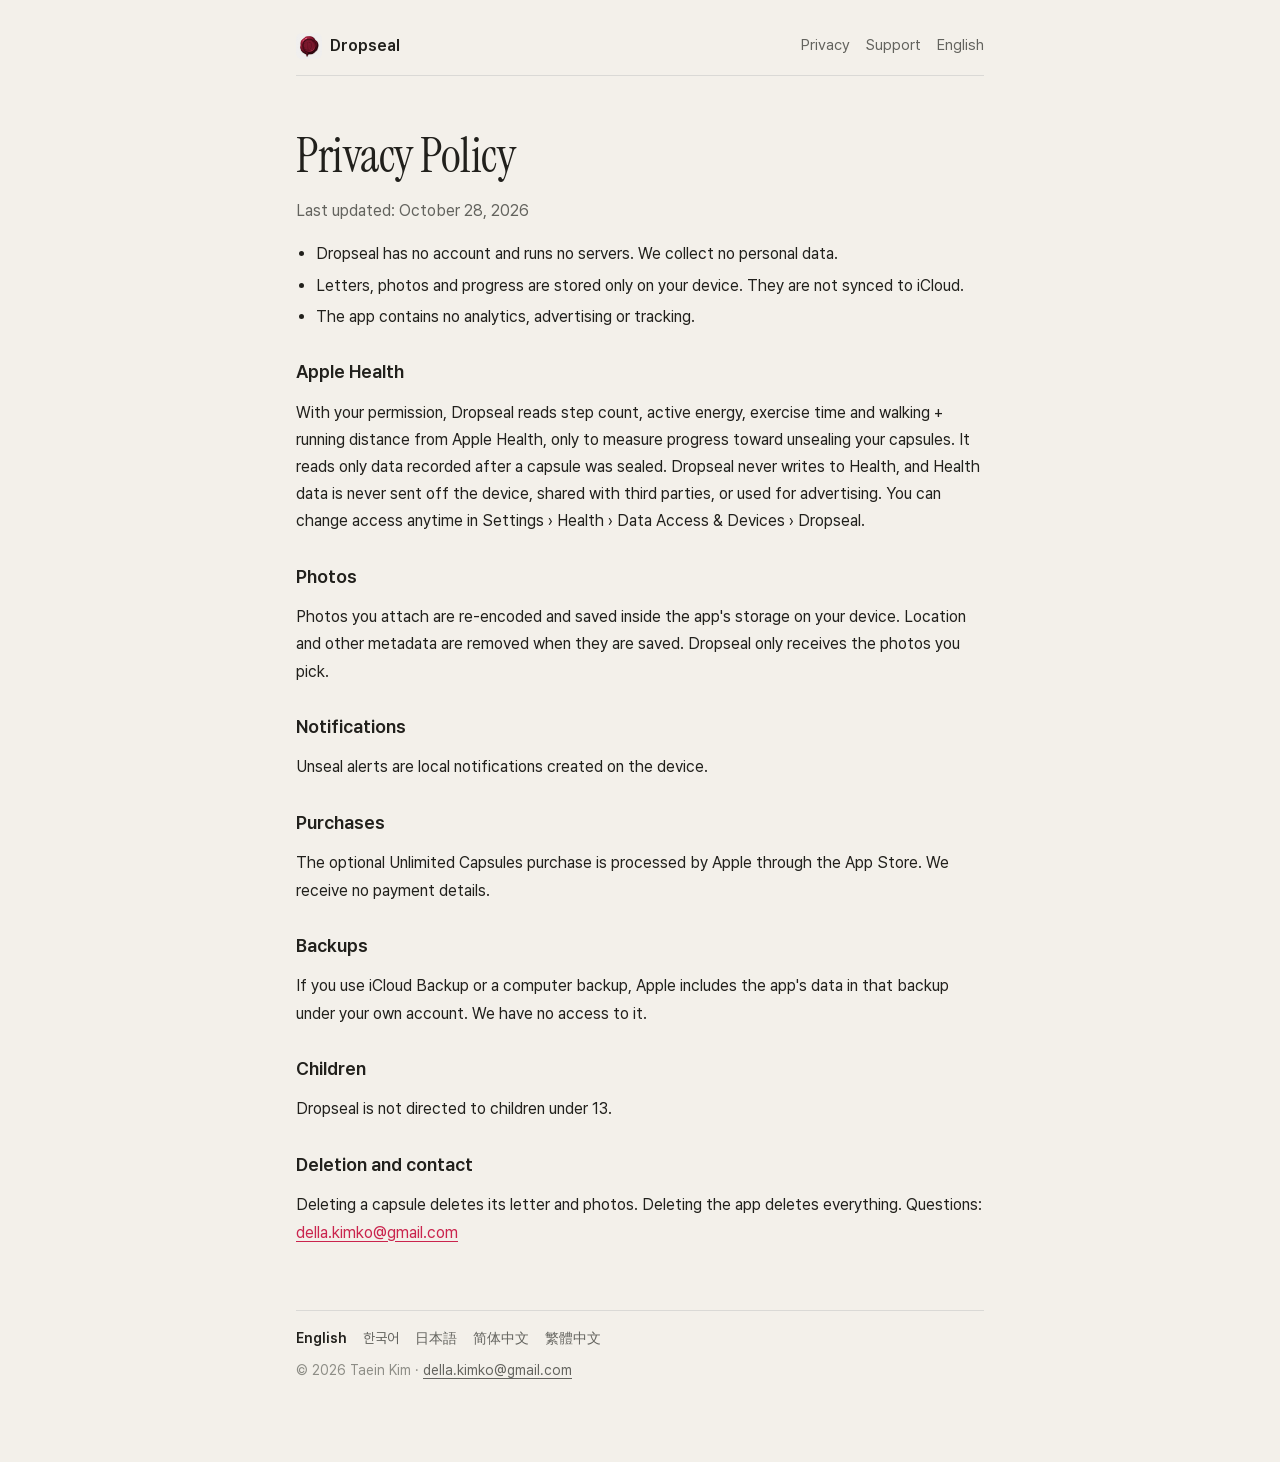
<file: docs/privacy.html>
<!doctype html>
<html lang="en">
<head>
<meta charset="utf-8"><meta name="viewport" content="width=device-width, initial-scale=1">
<title>Privacy Policy — Dropseal</title>
<meta name="description" content="Dropseal privacy policy: no account, no servers, Health data stays on your iPhone.">
<meta name="color-scheme" content="light dark">
<link rel="alternate" hreflang="en" href="https://bbdyno.github.io/Dropseal-Site/privacy.html">
<link rel="alternate" hreflang="ko" href="https://bbdyno.github.io/Dropseal-Site/ko/privacy.html">
<link rel="alternate" hreflang="ja" href="https://bbdyno.github.io/Dropseal-Site/ja/privacy.html">
<link rel="alternate" hreflang="zh-Hans" href="https://bbdyno.github.io/Dropseal-Site/zh-Hans/privacy.html">
<link rel="alternate" hreflang="zh-Hant" href="https://bbdyno.github.io/Dropseal-Site/zh-Hant/privacy.html">
<link rel="alternate" hreflang="x-default" href="https://bbdyno.github.io/Dropseal-Site/privacy.html">
<link rel="icon" href="icon.png" type="image/png">
<link rel="apple-touch-icon" href="icon.png">
<link rel="stylesheet" href="style.css">
<script src="site.js" defer></script>
</head>
<body class="page-privacy"><main>
<header class="top">
<a class="brand" href="./"><img src="icon.png" alt="">Dropseal</a>
<nav><a href="privacy.html">Privacy</a><a href="support.html">Support</a><a href="#languages">English</a></nav>
</header>
<div class="prose">
<h1 class="page-title">Privacy Policy</h1>
<p class="muted">Last updated: October 28, 2026</p>
<ul>
<li>Dropseal has no account and runs no servers. We collect no personal data.</li>
<li>Letters, photos and progress are stored only on your device. They are not synced to iCloud.</li>
<li>The app contains no analytics, advertising or tracking.</li>
</ul>
<h2>Apple Health</h2>
<p>With your permission, Dropseal reads step count, active energy, exercise time and walking + running distance from Apple Health, only to measure progress toward unsealing your capsules. It reads only data recorded after a capsule was sealed. Dropseal never writes to Health, and Health data is never sent off the device, shared with third parties, or used for advertising. You can change access anytime in Settings › Health › Data Access &amp; Devices › Dropseal.</p>
<h2>Photos</h2>
<p>Photos you attach are re-encoded and saved inside the app's storage on your device. Location and other metadata are removed when they are saved. Dropseal only receives the photos you pick.</p>
<h2>Notifications</h2>
<p>Unseal alerts are local notifications created on the device.</p>
<h2>Purchases</h2>
<p>The optional Unlimited Capsules purchase is processed by Apple through the App Store. We receive no payment details.</p>
<h2>Backups</h2>
<p>If you use iCloud Backup or a computer backup, Apple includes the app's data in that backup under your own account. We have no access to it.</p>
<h2>Children</h2>
<p>Dropseal is not directed to children under 13.</p>
<h2>Deletion and contact</h2>
<p>Deleting a capsule deletes its letter and photos. Deleting the app deletes everything. Questions: <a href="mailto:della.kimko@gmail.com">della.kimko@gmail.com</a></p>
</div>
<footer>
<nav id="languages" class="langs" aria-label="Language"><a href="privacy.html" hreflang="en" lang="en" aria-current="page">English</a><a href="ko/privacy.html" hreflang="ko" lang="ko">한국어</a><a href="ja/privacy.html" hreflang="ja" lang="ja">日本語</a><a href="zh-Hans/privacy.html" hreflang="zh-Hans" lang="zh-Hans">简体中文</a><a href="zh-Hant/privacy.html" hreflang="zh-Hant" lang="zh-Hant">繁體中文</a></nav>
<p>© 2026 Taein Kim · <a href="mailto:della.kimko@gmail.com">della.kimko@gmail.com</a></p>
</footer>
</main></body>
</html>
</file>
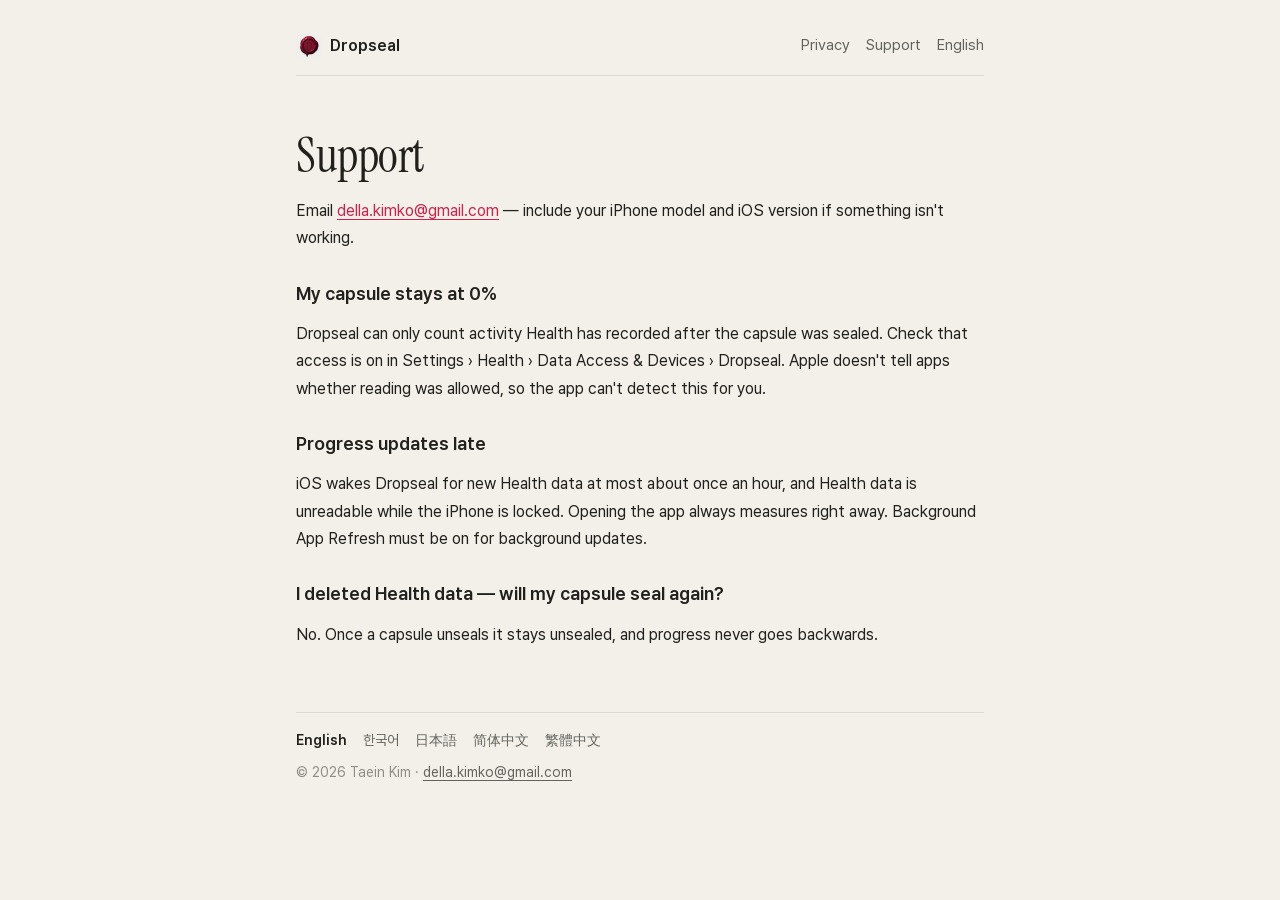
<file: docs/support.html>
<!doctype html>
<html lang="en">
<head>
<meta charset="utf-8"><meta name="viewport" content="width=device-width, initial-scale=1">
<title>Support — Dropseal</title>
<meta name="description" content="Help and contact for Dropseal.">
<meta name="color-scheme" content="light dark">
<link rel="alternate" hreflang="en" href="https://bbdyno.github.io/Dropseal-Site/support.html">
<link rel="alternate" hreflang="ko" href="https://bbdyno.github.io/Dropseal-Site/ko/support.html">
<link rel="alternate" hreflang="ja" href="https://bbdyno.github.io/Dropseal-Site/ja/support.html">
<link rel="alternate" hreflang="zh-Hans" href="https://bbdyno.github.io/Dropseal-Site/zh-Hans/support.html">
<link rel="alternate" hreflang="zh-Hant" href="https://bbdyno.github.io/Dropseal-Site/zh-Hant/support.html">
<link rel="alternate" hreflang="x-default" href="https://bbdyno.github.io/Dropseal-Site/support.html">
<link rel="icon" href="icon.png" type="image/png">
<link rel="apple-touch-icon" href="icon.png">
<link rel="stylesheet" href="style.css">
<script src="site.js" defer></script>
</head>
<body class="page-support"><main>
<header class="top">
<a class="brand" href="./"><img src="icon.png" alt="">Dropseal</a>
<nav><a href="privacy.html">Privacy</a><a href="support.html">Support</a><a href="#languages">English</a></nav>
</header>
<div class="prose">
<h1 class="page-title">Support</h1>
<p>Email <a href="mailto:della.kimko@gmail.com">della.kimko@gmail.com</a> — include your iPhone model and iOS version if something isn't working.</p>
<h2>My capsule stays at 0%</h2>
<p>Dropseal can only count activity Health has recorded after the capsule was sealed. Check that access is on in Settings › Health › Data Access &amp; Devices › Dropseal. Apple doesn't tell apps whether reading was allowed, so the app can't detect this for you.</p>
<h2>Progress updates late</h2>
<p>iOS wakes Dropseal for new Health data at most about once an hour, and Health data is unreadable while the iPhone is locked. Opening the app always measures right away. Background App Refresh must be on for background updates.</p>
<h2>I deleted Health data — will my capsule seal again?</h2>
<p>No. Once a capsule unseals it stays unsealed, and progress never goes backwards.</p>
</div>
<footer>
<nav id="languages" class="langs" aria-label="Language"><a href="support.html" hreflang="en" lang="en" aria-current="page">English</a><a href="ko/support.html" hreflang="ko" lang="ko">한국어</a><a href="ja/support.html" hreflang="ja" lang="ja">日本語</a><a href="zh-Hans/support.html" hreflang="zh-Hans" lang="zh-Hans">简体中文</a><a href="zh-Hant/support.html" hreflang="zh-Hant" lang="zh-Hant">繁體中文</a></nav>
<p>© 2026 Taein Kim · <a href="mailto:della.kimko@gmail.com">della.kimko@gmail.com</a></p>
</footer>
</main></body>
</html>
</file>
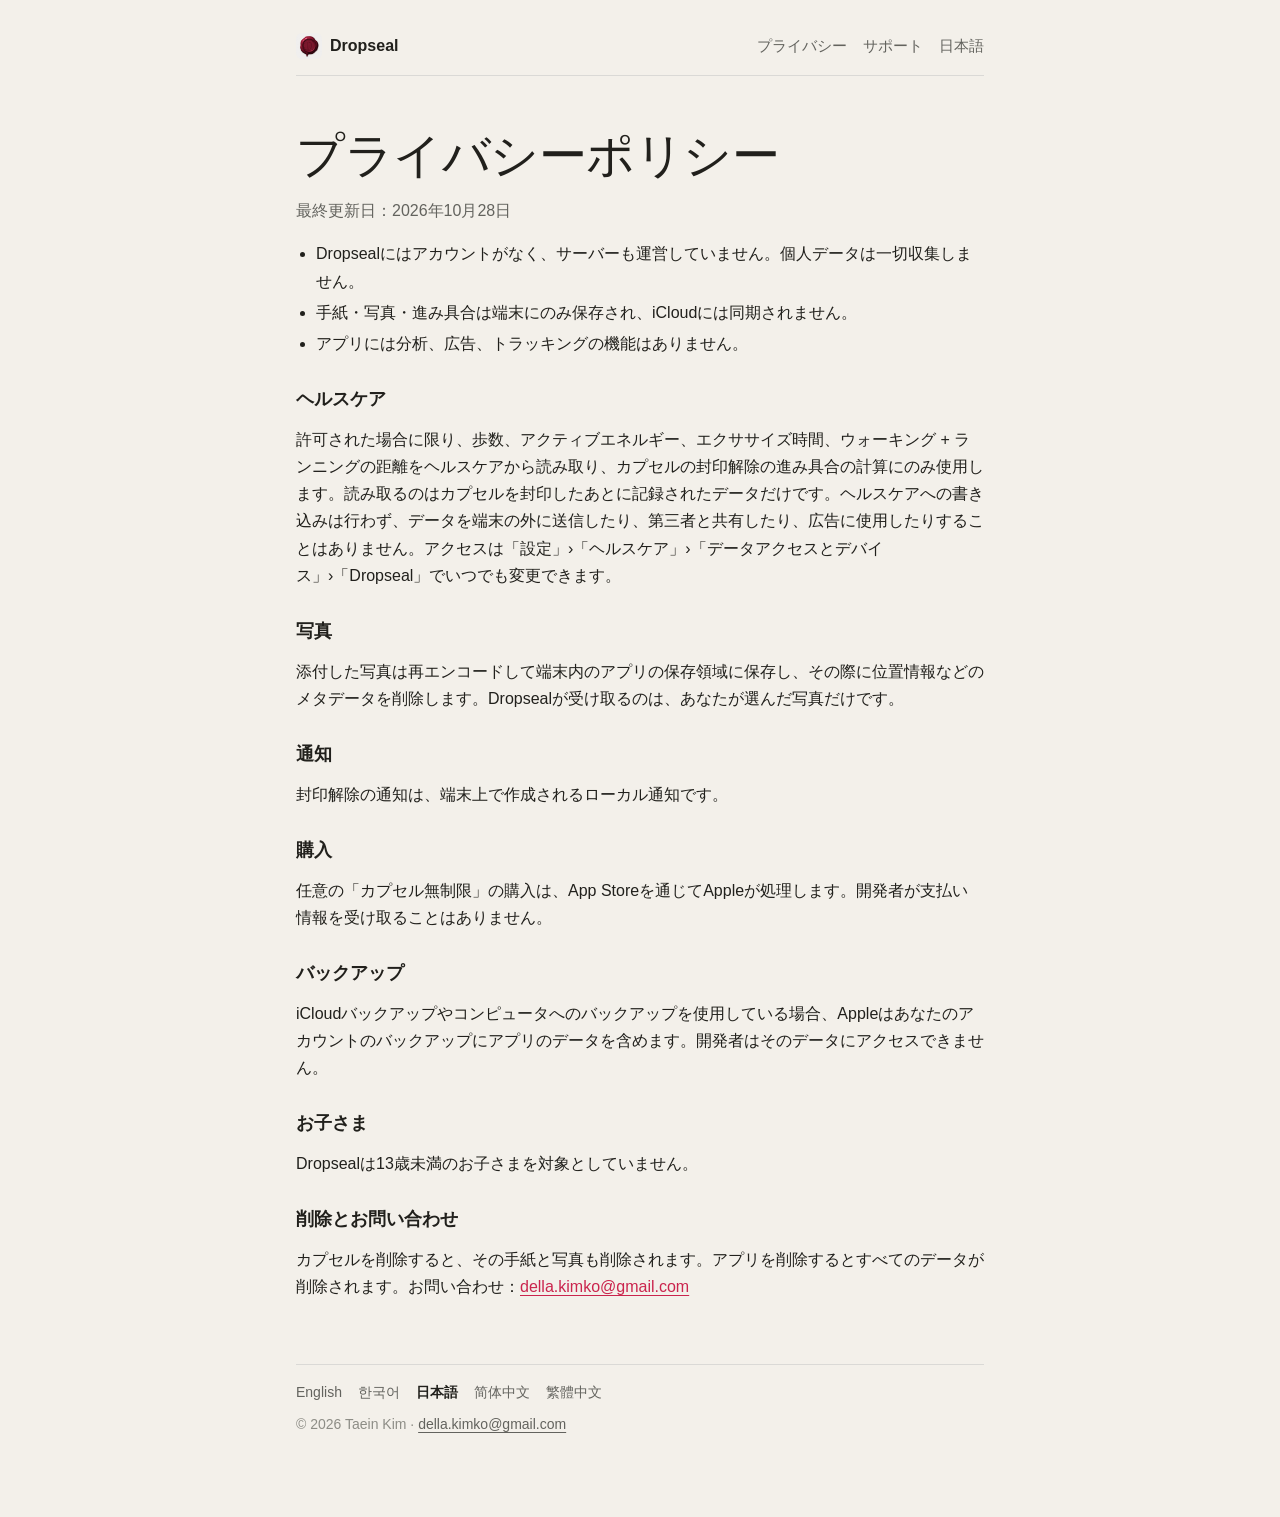
<file: docs/ja/privacy.html>
<!doctype html>
<html lang="ja">
<head>
<meta charset="utf-8"><meta name="viewport" content="width=device-width, initial-scale=1">
<title>プライバシーポリシー — Dropseal</title>
<meta name="description" content="Dropsealのプライバシーポリシー：アカウントなし、サーバーなし、ヘルスケアデータはiPhoneの中だけ。">
<meta name="color-scheme" content="light dark">
<link rel="alternate" hreflang="en" href="https://bbdyno.github.io/Dropseal-Site/privacy.html">
<link rel="alternate" hreflang="ko" href="https://bbdyno.github.io/Dropseal-Site/ko/privacy.html">
<link rel="alternate" hreflang="ja" href="https://bbdyno.github.io/Dropseal-Site/ja/privacy.html">
<link rel="alternate" hreflang="zh-Hans" href="https://bbdyno.github.io/Dropseal-Site/zh-Hans/privacy.html">
<link rel="alternate" hreflang="zh-Hant" href="https://bbdyno.github.io/Dropseal-Site/zh-Hant/privacy.html">
<link rel="alternate" hreflang="x-default" href="https://bbdyno.github.io/Dropseal-Site/privacy.html">
<link rel="icon" href="../icon.png" type="image/png">
<link rel="apple-touch-icon" href="../icon.png">
<link rel="stylesheet" href="../style.css">
<script src="../site.js" defer></script>
</head>
<body class="page-privacy"><main>
<header class="top">
<a class="brand" href="./"><img src="../icon.png" alt="">Dropseal</a>
<nav><a href="privacy.html">プライバシー</a><a href="support.html">サポート</a><a href="#languages">日本語</a></nav>
</header>
<div class="prose">
<h1 class="page-title">プライバシーポリシー</h1>
<p class="muted">最終更新日：2026年10月28日</p>
<ul>
<li>Dropsealにはアカウントがなく、サーバーも運営していません。個人データは一切収集しません。</li>
<li>手紙・写真・進み具合は端末にのみ保存され、iCloudには同期されません。</li>
<li>アプリには分析、広告、トラッキングの機能はありません。</li>
</ul>
<h2>ヘルスケア</h2>
<p>許可された場合に限り、歩数、アクティブエネルギー、エクササイズ時間、ウォーキング + ランニングの距離をヘルスケアから読み取り、カプセルの封印解除の進み具合の計算にのみ使用します。読み取るのはカプセルを封印したあとに記録されたデータだけです。ヘルスケアへの書き込みは行わず、データを端末の外に送信したり、第三者と共有したり、広告に使用したりすることはありません。アクセスは「設定」›「ヘルスケア」›「データアクセスとデバイス」›「Dropseal」でいつでも変更できます。</p>
<h2>写真</h2>
<p>添付した写真は再エンコードして端末内のアプリの保存領域に保存し、その際に位置情報などのメタデータを削除します。Dropsealが受け取るのは、あなたが選んだ写真だけです。</p>
<h2>通知</h2>
<p>封印解除の通知は、端末上で作成されるローカル通知です。</p>
<h2>購入</h2>
<p>任意の「カプセル無制限」の購入は、App Storeを通じてAppleが処理します。開発者が支払い情報を受け取ることはありません。</p>
<h2>バックアップ</h2>
<p>iCloudバックアップやコンピュータへのバックアップを使用している場合、Appleはあなたのアカウントのバックアップにアプリのデータを含めます。開発者はそのデータにアクセスできません。</p>
<h2>お子さま</h2>
<p>Dropsealは13歳未満のお子さまを対象としていません。</p>
<h2>削除とお問い合わせ</h2>
<p>カプセルを削除すると、その手紙と写真も削除されます。アプリを削除するとすべてのデータが削除されます。お問い合わせ：<a href="mailto:della.kimko@gmail.com">della.kimko@gmail.com</a></p>
</div>
<footer>
<nav id="languages" class="langs" aria-label="言語"><a href="../privacy.html" hreflang="en" lang="en">English</a><a href="../ko/privacy.html" hreflang="ko" lang="ko">한국어</a><a href="../ja/privacy.html" hreflang="ja" lang="ja" aria-current="page">日本語</a><a href="../zh-Hans/privacy.html" hreflang="zh-Hans" lang="zh-Hans">简体中文</a><a href="../zh-Hant/privacy.html" hreflang="zh-Hant" lang="zh-Hant">繁體中文</a></nav>
<p>© 2026 Taein Kim · <a href="mailto:della.kimko@gmail.com">della.kimko@gmail.com</a></p>
</footer>
</main></body>
</html>
</file>
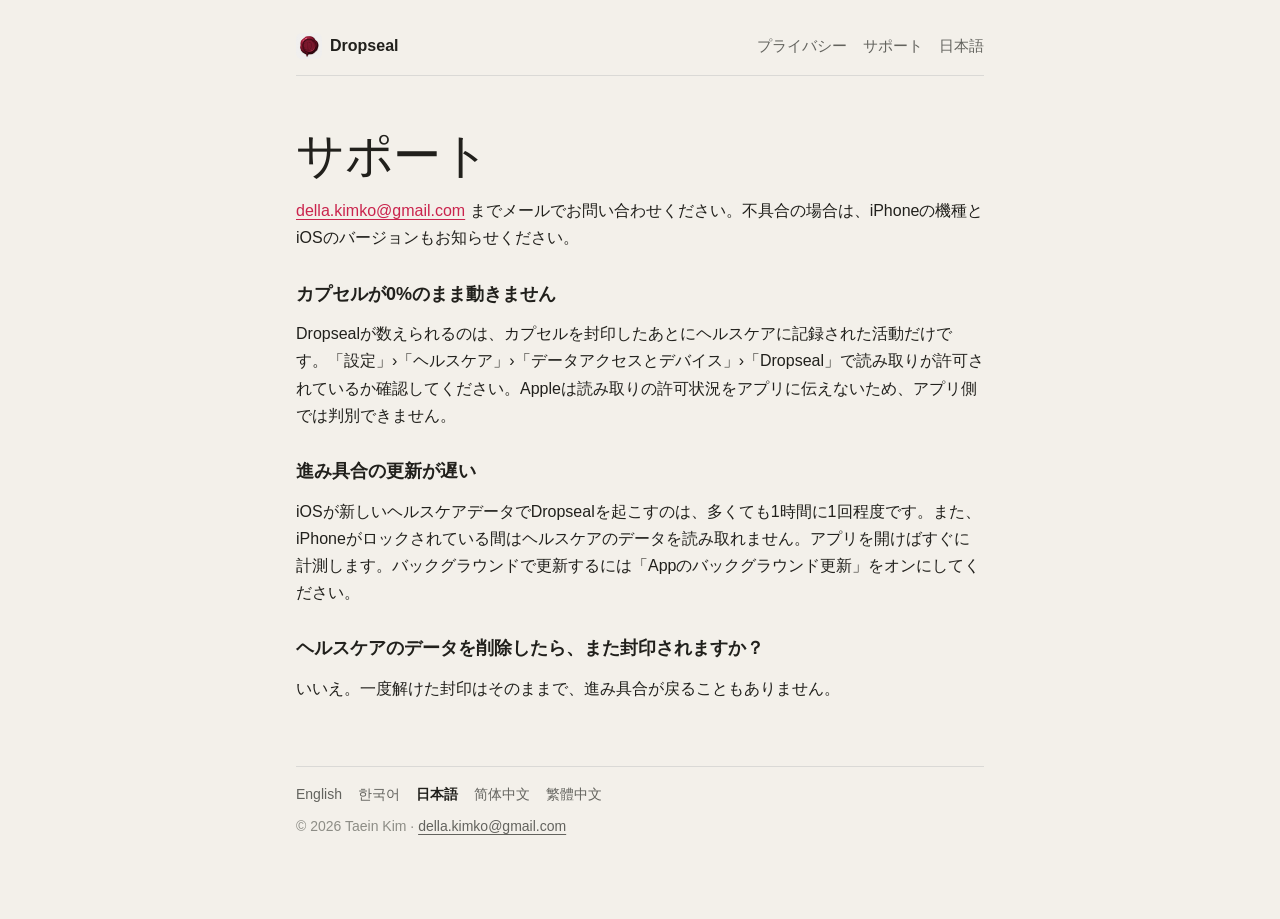
<file: docs/ja/support.html>
<!doctype html>
<html lang="ja">
<head>
<meta charset="utf-8"><meta name="viewport" content="width=device-width, initial-scale=1">
<title>サポート — Dropseal</title>
<meta name="description" content="Dropsealのヘルプとお問い合わせ。">
<meta name="color-scheme" content="light dark">
<link rel="alternate" hreflang="en" href="https://bbdyno.github.io/Dropseal-Site/support.html">
<link rel="alternate" hreflang="ko" href="https://bbdyno.github.io/Dropseal-Site/ko/support.html">
<link rel="alternate" hreflang="ja" href="https://bbdyno.github.io/Dropseal-Site/ja/support.html">
<link rel="alternate" hreflang="zh-Hans" href="https://bbdyno.github.io/Dropseal-Site/zh-Hans/support.html">
<link rel="alternate" hreflang="zh-Hant" href="https://bbdyno.github.io/Dropseal-Site/zh-Hant/support.html">
<link rel="alternate" hreflang="x-default" href="https://bbdyno.github.io/Dropseal-Site/support.html">
<link rel="icon" href="../icon.png" type="image/png">
<link rel="apple-touch-icon" href="../icon.png">
<link rel="stylesheet" href="../style.css">
<script src="../site.js" defer></script>
</head>
<body class="page-support"><main>
<header class="top">
<a class="brand" href="./"><img src="../icon.png" alt="">Dropseal</a>
<nav><a href="privacy.html">プライバシー</a><a href="support.html">サポート</a><a href="#languages">日本語</a></nav>
</header>
<div class="prose">
<h1 class="page-title">サポート</h1>
<p><a href="mailto:della.kimko@gmail.com">della.kimko@gmail.com</a> までメールでお問い合わせください。不具合の場合は、iPhoneの機種とiOSのバージョンもお知らせください。</p>
<h2>カプセルが0%のまま動きません</h2>
<p>Dropsealが数えられるのは、カプセルを封印したあとにヘルスケアに記録された活動だけです。「設定」›「ヘルスケア」›「データアクセスとデバイス」›「Dropseal」で読み取りが許可されているか確認してください。Appleは読み取りの許可状況をアプリに伝えないため、アプリ側では判別できません。</p>
<h2>進み具合の更新が遅い</h2>
<p>iOSが新しいヘルスケアデータでDropsealを起こすのは、多くても1時間に1回程度です。また、iPhoneがロックされている間はヘルスケアのデータを読み取れません。アプリを開けばすぐに計測します。バックグラウンドで更新するには「Appのバックグラウンド更新」をオンにしてください。</p>
<h2>ヘルスケアのデータを削除したら、また封印されますか？</h2>
<p>いいえ。一度解けた封印はそのままで、進み具合が戻ることもありません。</p>
</div>
<footer>
<nav id="languages" class="langs" aria-label="言語"><a href="../support.html" hreflang="en" lang="en">English</a><a href="../ko/support.html" hreflang="ko" lang="ko">한국어</a><a href="../ja/support.html" hreflang="ja" lang="ja" aria-current="page">日本語</a><a href="../zh-Hans/support.html" hreflang="zh-Hans" lang="zh-Hans">简体中文</a><a href="../zh-Hant/support.html" hreflang="zh-Hant" lang="zh-Hant">繁體中文</a></nav>
<p>© 2026 Taein Kim · <a href="mailto:della.kimko@gmail.com">della.kimko@gmail.com</a></p>
</footer>
</main></body>
</html>
</file>
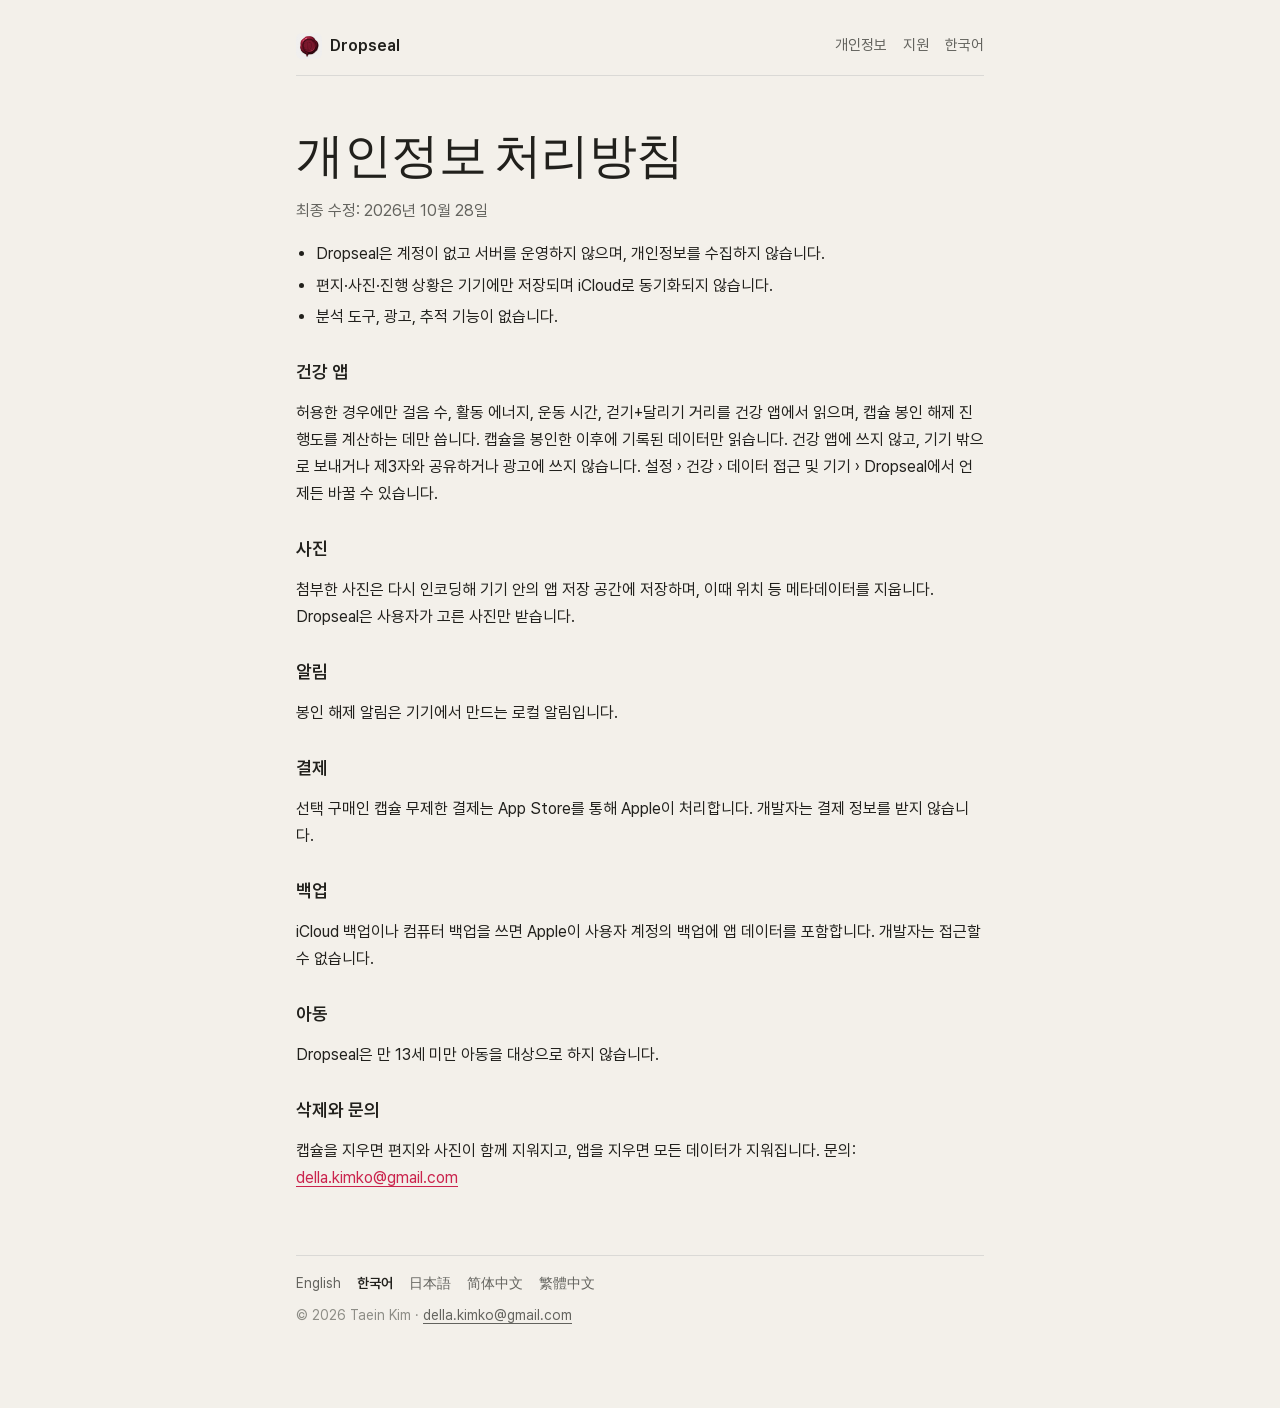
<file: docs/ko/privacy.html>
<!doctype html>
<html lang="ko">
<head>
<meta charset="utf-8"><meta name="viewport" content="width=device-width, initial-scale=1">
<title>개인정보 처리방침 — Dropseal</title>
<meta name="description" content="Dropseal 개인정보 처리방침: 계정 없음, 서버 없음, 건강 데이터는 iPhone 안에만.">
<meta name="color-scheme" content="light dark">
<link rel="alternate" hreflang="en" href="https://bbdyno.github.io/Dropseal-Site/privacy.html">
<link rel="alternate" hreflang="ko" href="https://bbdyno.github.io/Dropseal-Site/ko/privacy.html">
<link rel="alternate" hreflang="ja" href="https://bbdyno.github.io/Dropseal-Site/ja/privacy.html">
<link rel="alternate" hreflang="zh-Hans" href="https://bbdyno.github.io/Dropseal-Site/zh-Hans/privacy.html">
<link rel="alternate" hreflang="zh-Hant" href="https://bbdyno.github.io/Dropseal-Site/zh-Hant/privacy.html">
<link rel="alternate" hreflang="x-default" href="https://bbdyno.github.io/Dropseal-Site/privacy.html">
<link rel="icon" href="../icon.png" type="image/png">
<link rel="apple-touch-icon" href="../icon.png">
<link rel="stylesheet" href="../style.css">
<script src="../site.js" defer></script>
</head>
<body class="page-privacy"><main>
<header class="top">
<a class="brand" href="./"><img src="../icon.png" alt="">Dropseal</a>
<nav><a href="privacy.html">개인정보</a><a href="support.html">지원</a><a href="#languages">한국어</a></nav>
</header>
<div class="prose">
<h1 class="page-title">개인정보 처리방침</h1>
<p class="muted">최종 수정: 2026년 10월 28일</p>
<ul>
<li>Dropseal은 계정이 없고 서버를 운영하지 않으며, 개인정보를 수집하지 않습니다.</li>
<li>편지·사진·진행 상황은 기기에만 저장되며 iCloud로 동기화되지 않습니다.</li>
<li>분석 도구, 광고, 추적 기능이 없습니다.</li>
</ul>
<h2>건강 앱</h2>
<p>허용한 경우에만 걸음 수, 활동 에너지, 운동 시간, 걷기+달리기 거리를 건강 앱에서 읽으며, 캡슐 봉인 해제 진행도를 계산하는 데만 씁니다. 캡슐을 봉인한 이후에 기록된 데이터만 읽습니다. 건강 앱에 쓰지 않고, 기기 밖으로 보내거나 제3자와 공유하거나 광고에 쓰지 않습니다. 설정 › 건강 › 데이터 접근 및 기기 › Dropseal에서 언제든 바꿀 수 있습니다.</p>
<h2>사진</h2>
<p>첨부한 사진은 다시 인코딩해 기기 안의 앱 저장 공간에 저장하며, 이때 위치 등 메타데이터를 지웁니다. Dropseal은 사용자가 고른 사진만 받습니다.</p>
<h2>알림</h2>
<p>봉인 해제 알림은 기기에서 만드는 로컬 알림입니다.</p>
<h2>결제</h2>
<p>선택 구매인 캡슐 무제한 결제는 App Store를 통해 Apple이 처리합니다. 개발자는 결제 정보를 받지 않습니다.</p>
<h2>백업</h2>
<p>iCloud 백업이나 컴퓨터 백업을 쓰면 Apple이 사용자 계정의 백업에 앱 데이터를 포함합니다. 개발자는 접근할 수 없습니다.</p>
<h2>아동</h2>
<p>Dropseal은 만 13세 미만 아동을 대상으로 하지 않습니다.</p>
<h2>삭제와 문의</h2>
<p>캡슐을 지우면 편지와 사진이 함께 지워지고, 앱을 지우면 모든 데이터가 지워집니다. 문의: <a href="mailto:della.kimko@gmail.com">della.kimko@gmail.com</a></p>
</div>
<footer>
<nav id="languages" class="langs" aria-label="언어"><a href="../privacy.html" hreflang="en" lang="en">English</a><a href="../ko/privacy.html" hreflang="ko" lang="ko" aria-current="page">한국어</a><a href="../ja/privacy.html" hreflang="ja" lang="ja">日本語</a><a href="../zh-Hans/privacy.html" hreflang="zh-Hans" lang="zh-Hans">简体中文</a><a href="../zh-Hant/privacy.html" hreflang="zh-Hant" lang="zh-Hant">繁體中文</a></nav>
<p>© 2026 Taein Kim · <a href="mailto:della.kimko@gmail.com">della.kimko@gmail.com</a></p>
</footer>
</main></body>
</html>
</file>
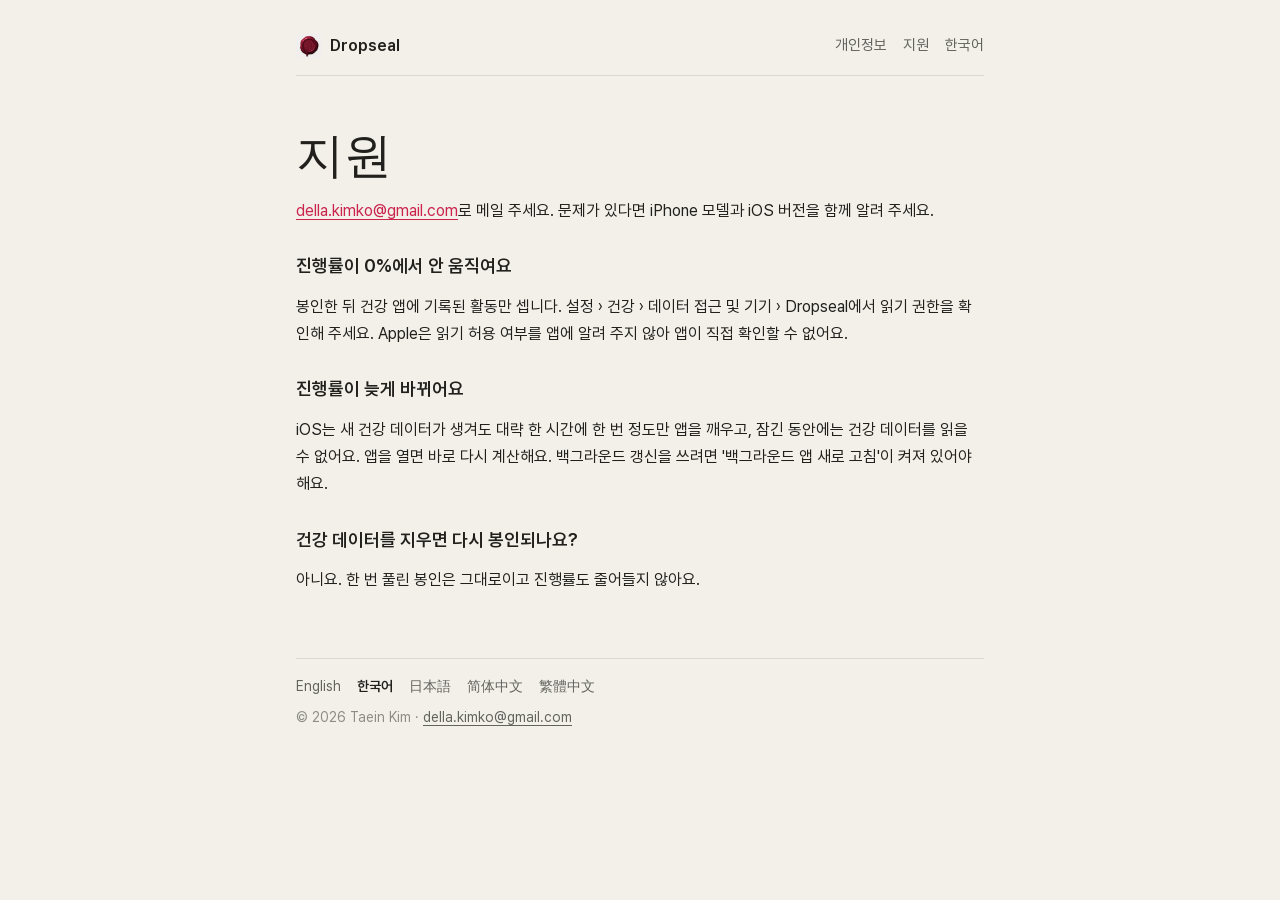
<file: docs/ko/support.html>
<!doctype html>
<html lang="ko">
<head>
<meta charset="utf-8"><meta name="viewport" content="width=device-width, initial-scale=1">
<title>지원 — Dropseal</title>
<meta name="description" content="Dropseal 도움말과 문의.">
<meta name="color-scheme" content="light dark">
<link rel="alternate" hreflang="en" href="https://bbdyno.github.io/Dropseal-Site/support.html">
<link rel="alternate" hreflang="ko" href="https://bbdyno.github.io/Dropseal-Site/ko/support.html">
<link rel="alternate" hreflang="ja" href="https://bbdyno.github.io/Dropseal-Site/ja/support.html">
<link rel="alternate" hreflang="zh-Hans" href="https://bbdyno.github.io/Dropseal-Site/zh-Hans/support.html">
<link rel="alternate" hreflang="zh-Hant" href="https://bbdyno.github.io/Dropseal-Site/zh-Hant/support.html">
<link rel="alternate" hreflang="x-default" href="https://bbdyno.github.io/Dropseal-Site/support.html">
<link rel="icon" href="../icon.png" type="image/png">
<link rel="apple-touch-icon" href="../icon.png">
<link rel="stylesheet" href="../style.css">
<script src="../site.js" defer></script>
</head>
<body class="page-support"><main>
<header class="top">
<a class="brand" href="./"><img src="../icon.png" alt="">Dropseal</a>
<nav><a href="privacy.html">개인정보</a><a href="support.html">지원</a><a href="#languages">한국어</a></nav>
</header>
<div class="prose">
<h1 class="page-title">지원</h1>
<p><a href="mailto:della.kimko@gmail.com">della.kimko@gmail.com</a>로 메일 주세요. 문제가 있다면 iPhone 모델과 iOS 버전을 함께 알려 주세요.</p>
<h2>진행률이 0%에서 안 움직여요</h2>
<p>봉인한 뒤 건강 앱에 기록된 활동만 셉니다. 설정 › 건강 › 데이터 접근 및 기기 › Dropseal에서 읽기 권한을 확인해 주세요. Apple은 읽기 허용 여부를 앱에 알려 주지 않아 앱이 직접 확인할 수 없어요.</p>
<h2>진행률이 늦게 바뀌어요</h2>
<p>iOS는 새 건강 데이터가 생겨도 대략 한 시간에 한 번 정도만 앱을 깨우고, 잠긴 동안에는 건강 데이터를 읽을 수 없어요. 앱을 열면 바로 다시 계산해요. 백그라운드 갱신을 쓰려면 '백그라운드 앱 새로 고침'이 켜져 있어야 해요.</p>
<h2>건강 데이터를 지우면 다시 봉인되나요?</h2>
<p>아니요. 한 번 풀린 봉인은 그대로이고 진행률도 줄어들지 않아요.</p>
</div>
<footer>
<nav id="languages" class="langs" aria-label="언어"><a href="../support.html" hreflang="en" lang="en">English</a><a href="../ko/support.html" hreflang="ko" lang="ko" aria-current="page">한국어</a><a href="../ja/support.html" hreflang="ja" lang="ja">日本語</a><a href="../zh-Hans/support.html" hreflang="zh-Hans" lang="zh-Hans">简体中文</a><a href="../zh-Hant/support.html" hreflang="zh-Hant" lang="zh-Hant">繁體中文</a></nav>
<p>© 2026 Taein Kim · <a href="mailto:della.kimko@gmail.com">della.kimko@gmail.com</a></p>
</footer>
</main></body>
</html>
</file>
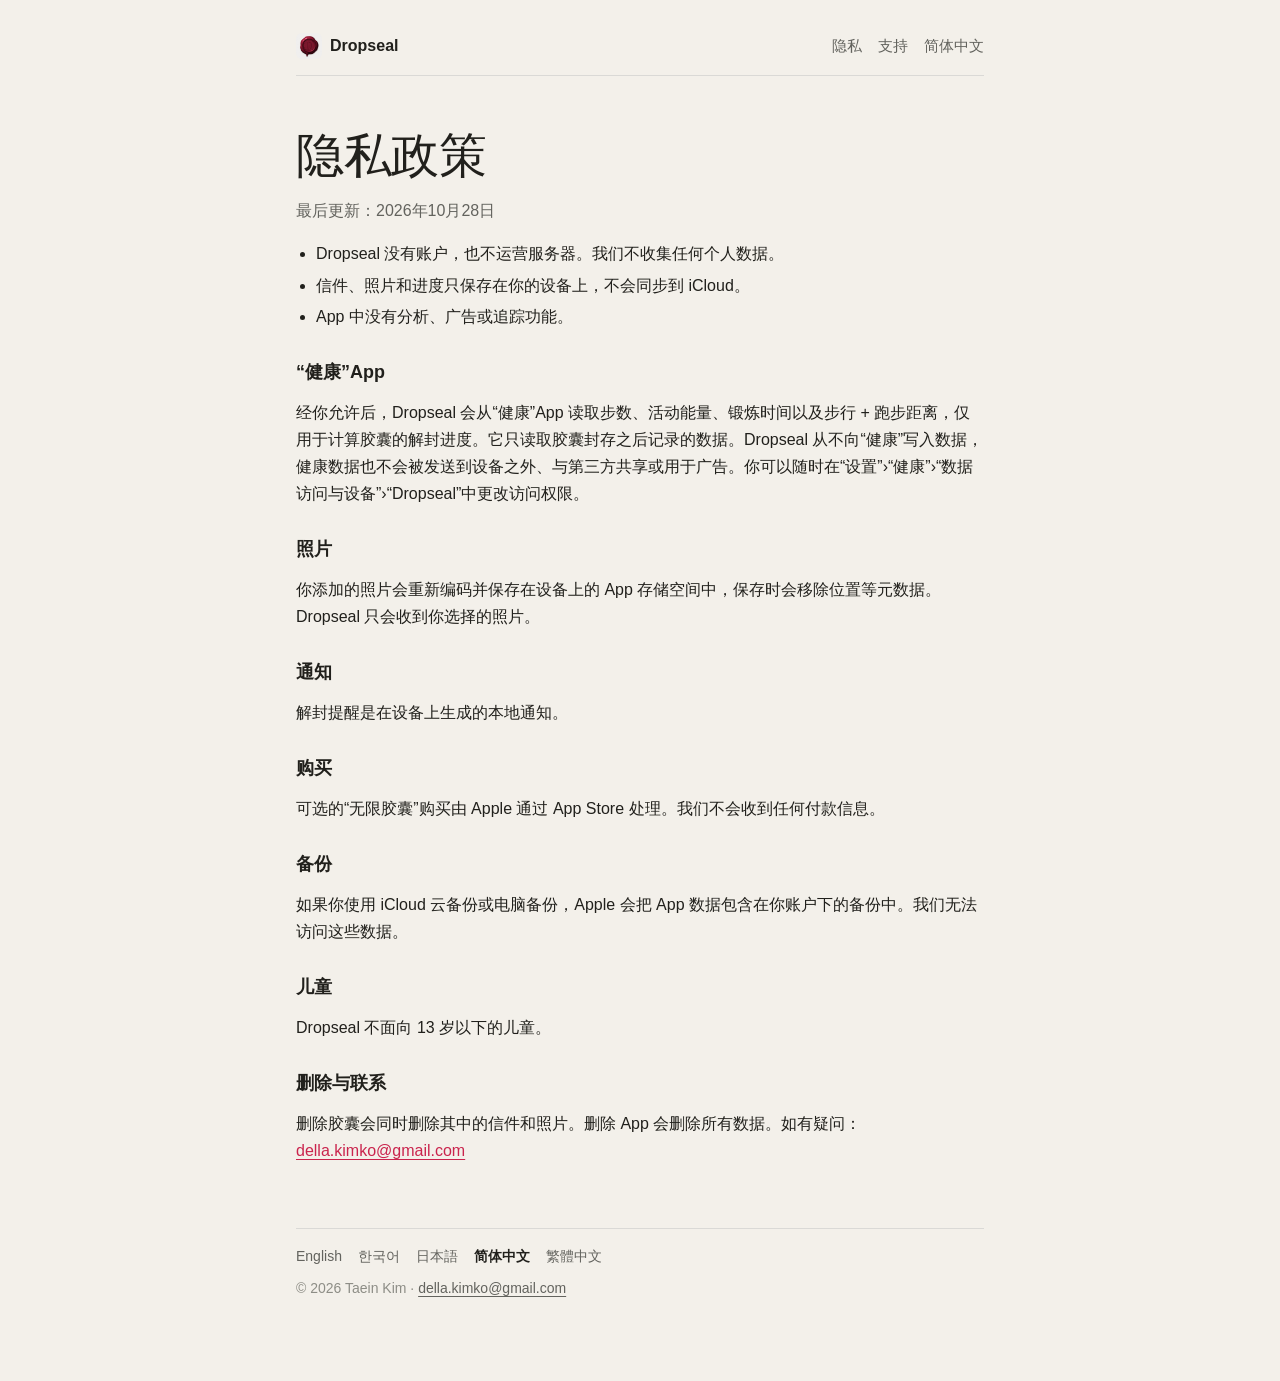
<file: docs/zh-Hans/privacy.html>
<!doctype html>
<html lang="zh-Hans">
<head>
<meta charset="utf-8"><meta name="viewport" content="width=device-width, initial-scale=1">
<title>隐私政策 — Dropseal</title>
<meta name="description" content="Dropseal 隐私政策：无需账户，没有服务器，健康数据只留在你的 iPhone 上。">
<meta name="color-scheme" content="light dark">
<link rel="alternate" hreflang="en" href="https://bbdyno.github.io/Dropseal-Site/privacy.html">
<link rel="alternate" hreflang="ko" href="https://bbdyno.github.io/Dropseal-Site/ko/privacy.html">
<link rel="alternate" hreflang="ja" href="https://bbdyno.github.io/Dropseal-Site/ja/privacy.html">
<link rel="alternate" hreflang="zh-Hans" href="https://bbdyno.github.io/Dropseal-Site/zh-Hans/privacy.html">
<link rel="alternate" hreflang="zh-Hant" href="https://bbdyno.github.io/Dropseal-Site/zh-Hant/privacy.html">
<link rel="alternate" hreflang="x-default" href="https://bbdyno.github.io/Dropseal-Site/privacy.html">
<link rel="icon" href="../icon.png" type="image/png">
<link rel="apple-touch-icon" href="../icon.png">
<link rel="stylesheet" href="../style.css">
<script src="../site.js" defer></script>
</head>
<body class="page-privacy"><main>
<header class="top">
<a class="brand" href="./"><img src="../icon.png" alt="">Dropseal</a>
<nav><a href="privacy.html">隐私</a><a href="support.html">支持</a><a href="#languages">简体中文</a></nav>
</header>
<div class="prose">
<h1 class="page-title">隐私政策</h1>
<p class="muted">最后更新：2026年10月28日</p>
<ul>
<li>Dropseal 没有账户，也不运营服务器。我们不收集任何个人数据。</li>
<li>信件、照片和进度只保存在你的设备上，不会同步到 iCloud。</li>
<li>App 中没有分析、广告或追踪功能。</li>
</ul>
<h2>“健康”App</h2>
<p>经你允许后，Dropseal 会从“健康”App 读取步数、活动能量、锻炼时间以及步行 + 跑步距离，仅用于计算胶囊的解封进度。它只读取胶囊封存之后记录的数据。Dropseal 从不向“健康”写入数据，健康数据也不会被发送到设备之外、与第三方共享或用于广告。你可以随时在“设置”›“健康”›“数据访问与设备”›“Dropseal”中更改访问权限。</p>
<h2>照片</h2>
<p>你添加的照片会重新编码并保存在设备上的 App 存储空间中，保存时会移除位置等元数据。Dropseal 只会收到你选择的照片。</p>
<h2>通知</h2>
<p>解封提醒是在设备上生成的本地通知。</p>
<h2>购买</h2>
<p>可选的“无限胶囊”购买由 Apple 通过 App Store 处理。我们不会收到任何付款信息。</p>
<h2>备份</h2>
<p>如果你使用 iCloud 云备份或电脑备份，Apple 会把 App 数据包含在你账户下的备份中。我们无法访问这些数据。</p>
<h2>儿童</h2>
<p>Dropseal 不面向 13 岁以下的儿童。</p>
<h2>删除与联系</h2>
<p>删除胶囊会同时删除其中的信件和照片。删除 App 会删除所有数据。如有疑问：<a href="mailto:della.kimko@gmail.com">della.kimko@gmail.com</a></p>
</div>
<footer>
<nav id="languages" class="langs" aria-label="语言"><a href="../privacy.html" hreflang="en" lang="en">English</a><a href="../ko/privacy.html" hreflang="ko" lang="ko">한국어</a><a href="../ja/privacy.html" hreflang="ja" lang="ja">日本語</a><a href="../zh-Hans/privacy.html" hreflang="zh-Hans" lang="zh-Hans" aria-current="page">简体中文</a><a href="../zh-Hant/privacy.html" hreflang="zh-Hant" lang="zh-Hant">繁體中文</a></nav>
<p>© 2026 Taein Kim · <a href="mailto:della.kimko@gmail.com">della.kimko@gmail.com</a></p>
</footer>
</main></body>
</html>
</file>
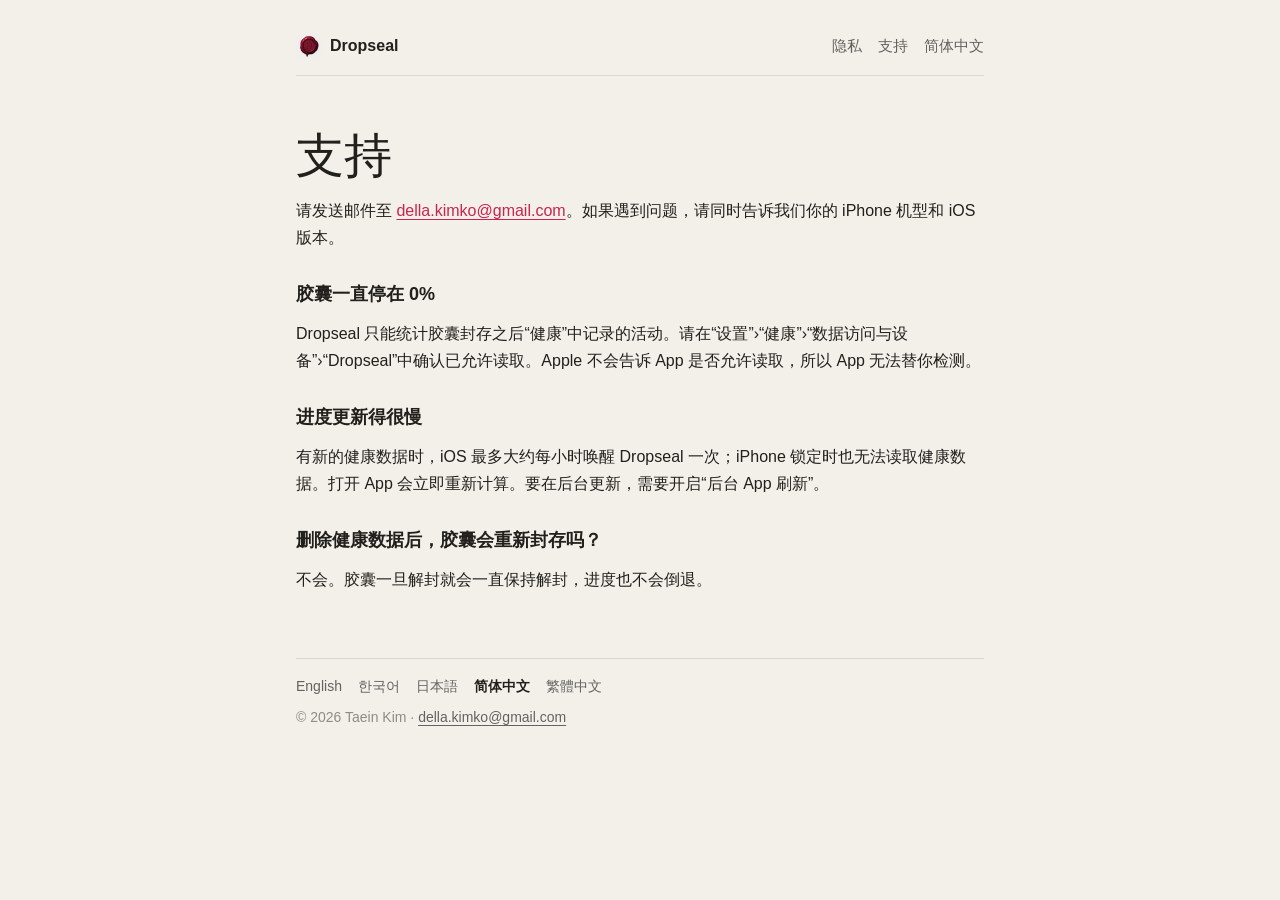
<file: docs/zh-Hans/support.html>
<!doctype html>
<html lang="zh-Hans">
<head>
<meta charset="utf-8"><meta name="viewport" content="width=device-width, initial-scale=1">
<title>支持 — Dropseal</title>
<meta name="description" content="Dropseal 的帮助与联系方式。">
<meta name="color-scheme" content="light dark">
<link rel="alternate" hreflang="en" href="https://bbdyno.github.io/Dropseal-Site/support.html">
<link rel="alternate" hreflang="ko" href="https://bbdyno.github.io/Dropseal-Site/ko/support.html">
<link rel="alternate" hreflang="ja" href="https://bbdyno.github.io/Dropseal-Site/ja/support.html">
<link rel="alternate" hreflang="zh-Hans" href="https://bbdyno.github.io/Dropseal-Site/zh-Hans/support.html">
<link rel="alternate" hreflang="zh-Hant" href="https://bbdyno.github.io/Dropseal-Site/zh-Hant/support.html">
<link rel="alternate" hreflang="x-default" href="https://bbdyno.github.io/Dropseal-Site/support.html">
<link rel="icon" href="../icon.png" type="image/png">
<link rel="apple-touch-icon" href="../icon.png">
<link rel="stylesheet" href="../style.css">
<script src="../site.js" defer></script>
</head>
<body class="page-support"><main>
<header class="top">
<a class="brand" href="./"><img src="../icon.png" alt="">Dropseal</a>
<nav><a href="privacy.html">隐私</a><a href="support.html">支持</a><a href="#languages">简体中文</a></nav>
</header>
<div class="prose">
<h1 class="page-title">支持</h1>
<p>请发送邮件至 <a href="mailto:della.kimko@gmail.com">della.kimko@gmail.com</a>。如果遇到问题，请同时告诉我们你的 iPhone 机型和 iOS 版本。</p>
<h2>胶囊一直停在 0%</h2>
<p>Dropseal 只能统计胶囊封存之后“健康”中记录的活动。请在“设置”›“健康”›“数据访问与设备”›“Dropseal”中确认已允许读取。Apple 不会告诉 App 是否允许读取，所以 App 无法替你检测。</p>
<h2>进度更新得很慢</h2>
<p>有新的健康数据时，iOS 最多大约每小时唤醒 Dropseal 一次；iPhone 锁定时也无法读取健康数据。打开 App 会立即重新计算。要在后台更新，需要开启“后台 App 刷新”。</p>
<h2>删除健康数据后，胶囊会重新封存吗？</h2>
<p>不会。胶囊一旦解封就会一直保持解封，进度也不会倒退。</p>
</div>
<footer>
<nav id="languages" class="langs" aria-label="语言"><a href="../support.html" hreflang="en" lang="en">English</a><a href="../ko/support.html" hreflang="ko" lang="ko">한국어</a><a href="../ja/support.html" hreflang="ja" lang="ja">日本語</a><a href="../zh-Hans/support.html" hreflang="zh-Hans" lang="zh-Hans" aria-current="page">简体中文</a><a href="../zh-Hant/support.html" hreflang="zh-Hant" lang="zh-Hant">繁體中文</a></nav>
<p>© 2026 Taein Kim · <a href="mailto:della.kimko@gmail.com">della.kimko@gmail.com</a></p>
</footer>
</main></body>
</html>
</file>
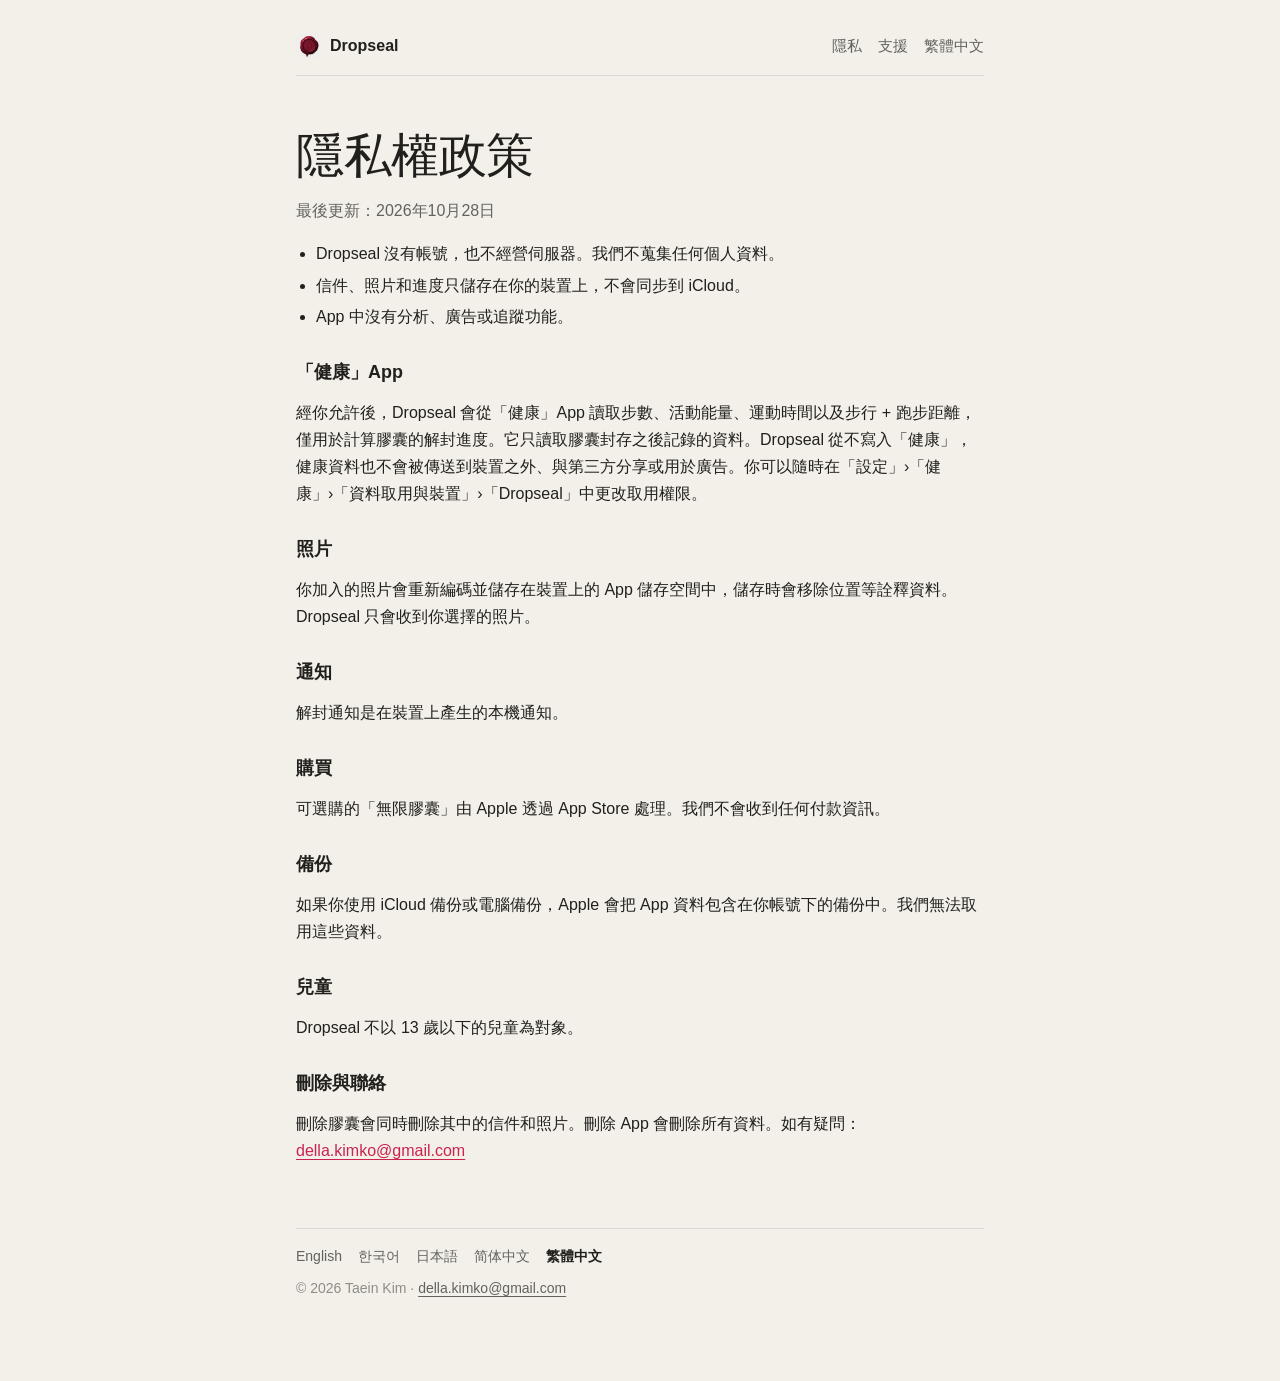
<file: docs/zh-Hant/privacy.html>
<!doctype html>
<html lang="zh-Hant">
<head>
<meta charset="utf-8"><meta name="viewport" content="width=device-width, initial-scale=1">
<title>隱私權政策 — Dropseal</title>
<meta name="description" content="Dropseal 隱私權政策：不需要帳號，沒有伺服器，健康資料只留在你的 iPhone 上。">
<meta name="color-scheme" content="light dark">
<link rel="alternate" hreflang="en" href="https://bbdyno.github.io/Dropseal-Site/privacy.html">
<link rel="alternate" hreflang="ko" href="https://bbdyno.github.io/Dropseal-Site/ko/privacy.html">
<link rel="alternate" hreflang="ja" href="https://bbdyno.github.io/Dropseal-Site/ja/privacy.html">
<link rel="alternate" hreflang="zh-Hans" href="https://bbdyno.github.io/Dropseal-Site/zh-Hans/privacy.html">
<link rel="alternate" hreflang="zh-Hant" href="https://bbdyno.github.io/Dropseal-Site/zh-Hant/privacy.html">
<link rel="alternate" hreflang="x-default" href="https://bbdyno.github.io/Dropseal-Site/privacy.html">
<link rel="icon" href="../icon.png" type="image/png">
<link rel="apple-touch-icon" href="../icon.png">
<link rel="stylesheet" href="../style.css">
<script src="../site.js" defer></script>
</head>
<body class="page-privacy"><main>
<header class="top">
<a class="brand" href="./"><img src="../icon.png" alt="">Dropseal</a>
<nav><a href="privacy.html">隱私</a><a href="support.html">支援</a><a href="#languages">繁體中文</a></nav>
</header>
<div class="prose">
<h1 class="page-title">隱私權政策</h1>
<p class="muted">最後更新：2026年10月28日</p>
<ul>
<li>Dropseal 沒有帳號，也不經營伺服器。我們不蒐集任何個人資料。</li>
<li>信件、照片和進度只儲存在你的裝置上，不會同步到 iCloud。</li>
<li>App 中沒有分析、廣告或追蹤功能。</li>
</ul>
<h2>「健康」App</h2>
<p>經你允許後，Dropseal 會從「健康」App 讀取步數、活動能量、運動時間以及步行 + 跑步距離，僅用於計算膠囊的解封進度。它只讀取膠囊封存之後記錄的資料。Dropseal 從不寫入「健康」，健康資料也不會被傳送到裝置之外、與第三方分享或用於廣告。你可以隨時在「設定」›「健康」›「資料取用與裝置」›「Dropseal」中更改取用權限。</p>
<h2>照片</h2>
<p>你加入的照片會重新編碼並儲存在裝置上的 App 儲存空間中，儲存時會移除位置等詮釋資料。Dropseal 只會收到你選擇的照片。</p>
<h2>通知</h2>
<p>解封通知是在裝置上產生的本機通知。</p>
<h2>購買</h2>
<p>可選購的「無限膠囊」由 Apple 透過 App Store 處理。我們不會收到任何付款資訊。</p>
<h2>備份</h2>
<p>如果你使用 iCloud 備份或電腦備份，Apple 會把 App 資料包含在你帳號下的備份中。我們無法取用這些資料。</p>
<h2>兒童</h2>
<p>Dropseal 不以 13 歲以下的兒童為對象。</p>
<h2>刪除與聯絡</h2>
<p>刪除膠囊會同時刪除其中的信件和照片。刪除 App 會刪除所有資料。如有疑問：<a href="mailto:della.kimko@gmail.com">della.kimko@gmail.com</a></p>
</div>
<footer>
<nav id="languages" class="langs" aria-label="語言"><a href="../privacy.html" hreflang="en" lang="en">English</a><a href="../ko/privacy.html" hreflang="ko" lang="ko">한국어</a><a href="../ja/privacy.html" hreflang="ja" lang="ja">日本語</a><a href="../zh-Hans/privacy.html" hreflang="zh-Hans" lang="zh-Hans">简体中文</a><a href="../zh-Hant/privacy.html" hreflang="zh-Hant" lang="zh-Hant" aria-current="page">繁體中文</a></nav>
<p>© 2026 Taein Kim · <a href="mailto:della.kimko@gmail.com">della.kimko@gmail.com</a></p>
</footer>
</main></body>
</html>
</file>
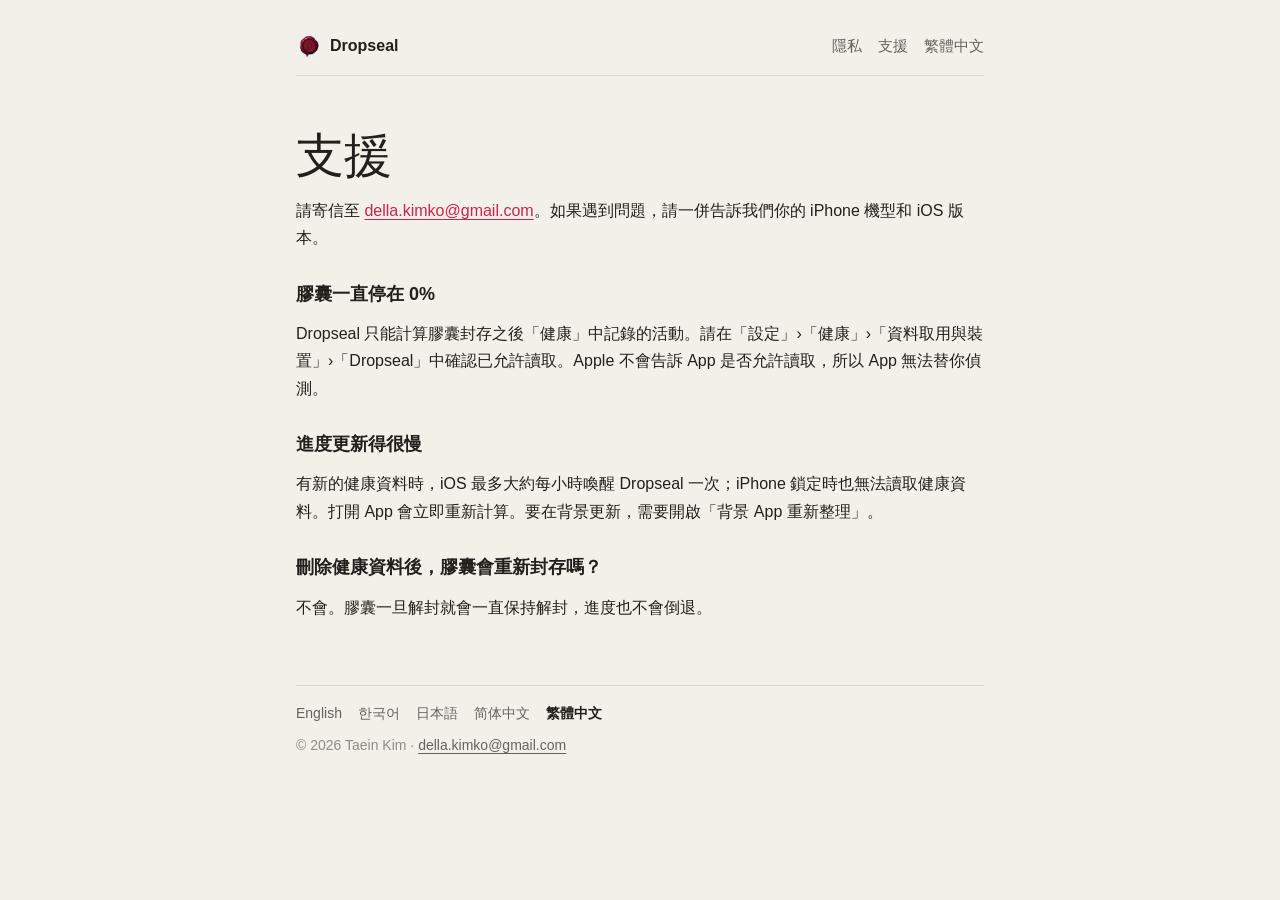
<file: docs/zh-Hant/support.html>
<!doctype html>
<html lang="zh-Hant">
<head>
<meta charset="utf-8"><meta name="viewport" content="width=device-width, initial-scale=1">
<title>支援 — Dropseal</title>
<meta name="description" content="Dropseal 的說明與聯絡方式。">
<meta name="color-scheme" content="light dark">
<link rel="alternate" hreflang="en" href="https://bbdyno.github.io/Dropseal-Site/support.html">
<link rel="alternate" hreflang="ko" href="https://bbdyno.github.io/Dropseal-Site/ko/support.html">
<link rel="alternate" hreflang="ja" href="https://bbdyno.github.io/Dropseal-Site/ja/support.html">
<link rel="alternate" hreflang="zh-Hans" href="https://bbdyno.github.io/Dropseal-Site/zh-Hans/support.html">
<link rel="alternate" hreflang="zh-Hant" href="https://bbdyno.github.io/Dropseal-Site/zh-Hant/support.html">
<link rel="alternate" hreflang="x-default" href="https://bbdyno.github.io/Dropseal-Site/support.html">
<link rel="icon" href="../icon.png" type="image/png">
<link rel="apple-touch-icon" href="../icon.png">
<link rel="stylesheet" href="../style.css">
<script src="../site.js" defer></script>
</head>
<body class="page-support"><main>
<header class="top">
<a class="brand" href="./"><img src="../icon.png" alt="">Dropseal</a>
<nav><a href="privacy.html">隱私</a><a href="support.html">支援</a><a href="#languages">繁體中文</a></nav>
</header>
<div class="prose">
<h1 class="page-title">支援</h1>
<p>請寄信至 <a href="mailto:della.kimko@gmail.com">della.kimko@gmail.com</a>。如果遇到問題，請一併告訴我們你的 iPhone 機型和 iOS 版本。</p>
<h2>膠囊一直停在 0%</h2>
<p>Dropseal 只能計算膠囊封存之後「健康」中記錄的活動。請在「設定」›「健康」›「資料取用與裝置」›「Dropseal」中確認已允許讀取。Apple 不會告訴 App 是否允許讀取，所以 App 無法替你偵測。</p>
<h2>進度更新得很慢</h2>
<p>有新的健康資料時，iOS 最多大約每小時喚醒 Dropseal 一次；iPhone 鎖定時也無法讀取健康資料。打開 App 會立即重新計算。要在背景更新，需要開啟「背景 App 重新整理」。</p>
<h2>刪除健康資料後，膠囊會重新封存嗎？</h2>
<p>不會。膠囊一旦解封就會一直保持解封，進度也不會倒退。</p>
</div>
<footer>
<nav id="languages" class="langs" aria-label="語言"><a href="../support.html" hreflang="en" lang="en">English</a><a href="../ko/support.html" hreflang="ko" lang="ko">한국어</a><a href="../ja/support.html" hreflang="ja" lang="ja">日本語</a><a href="../zh-Hans/support.html" hreflang="zh-Hans" lang="zh-Hans">简体中文</a><a href="../zh-Hant/support.html" hreflang="zh-Hant" lang="zh-Hant" aria-current="page">繁體中文</a></nav>
<p>© 2026 Taein Kim · <a href="mailto:della.kimko@gmail.com">della.kimko@gmail.com</a></p>
</footer>
</main></body>
</html>
</file>
<file: docs/style.css>
/* Colors: Radix Colors 3.0.0 sand + ruby (MIT). Steps 1–2 backgrounds, 6–7 borders, 11–12 text. */
:root {
  --canvas:#f3f0ea; --surface:#fbf8f2; --hairline:#dad9d6; --text:#21201c; --muted:#63635e; --faint:#8d8d86;
  --wax:#ca244d; --wax-deep:#64172b; --wax-subtle:#feeaed;
  --seal:#9a1a35; --seal-shade:#4a0d1f;
}
@media (prefers-color-scheme: dark) {
  :root { --canvas:#151412; --surface:#22201c; --hairline:#3b3a37; --text:#eeeeec; --muted:#b5b3ad; --faint:#6f6d66;
    --wax:#ff949d; --wax-deep:#fed2e1; --wax-subtle:#3a141e; --seal:#b81f40; --seal-shade:#3a0a18; }
}
@font-face { font-family:"Pretendard"; font-weight:400; font-display:swap; src:url(fonts/Pretendard-Regular.subset.woff2) format("woff2"); }
@font-face { font-family:"Pretendard"; font-weight:600; font-display:swap; src:url(fonts/Pretendard-SemiBold.subset.woff2) format("woff2"); }
@font-face { font-family:"Instrument Serif"; font-style:normal; font-display:swap; src:url(fonts/InstrumentSerif-Regular.ttf) format("truetype"); }
@font-face { font-family:"Instrument Serif"; font-style:italic; font-display:swap; src:url(fonts/InstrumentSerif-Italic.ttf) format("truetype"); }

* { box-sizing:border-box; }
html { -webkit-text-size-adjust:100%; }
body { margin:0; background:var(--canvas); color:var(--text);
  font:400 16px/1.7 "Pretendard", -apple-system, BlinkMacSystemFont, "Apple SD Gothic Neo", sans-serif; }
/* Pretendard has no kana or hanzi; use each script's system face so lines don't mix fonts mid-word. */
:lang(ja) body, body:lang(ja) { font-family:-apple-system, "Hiragino Sans", "Hiragino Kaku Gothic ProN", "Noto Sans JP", "Yu Gothic", sans-serif; }
:lang(zh-Hans) body, body:lang(zh-Hans) { font-family:-apple-system, "PingFang SC", "Noto Sans SC", "Microsoft YaHei", sans-serif; }
:lang(zh-Hant) body, body:lang(zh-Hant) { font-family:-apple-system, "PingFang TC", "Noto Sans TC", "Microsoft JhengHei", sans-serif; }
main { max-width:720px; margin:0 auto; padding:32px 16px 80px; }
a { color:var(--wax); text-underline-offset:3px; }

.top { display:flex; flex-wrap:wrap; align-items:center; justify-content:space-between; gap:8px 16px; padding-bottom:16px; border-bottom:1px solid var(--hairline); }
.brand { display:flex; align-items:center; gap:8px; color:var(--text); text-decoration:none; font-weight:600; }
.brand img { width:26px; height:26px; border-radius:6px; }
.top nav { display:flex; gap:16px; font-size:15px; }
.top nav a { color:var(--muted); text-decoration:none; white-space:nowrap; }
.top nav a:hover { color:var(--text); }

.serif { font-family:"Instrument Serif", "Apple SD Gothic Neo", serif; font-weight:400; }
h1 { word-break:keep-all; font-family:"Instrument Serif", serif; font-weight:400; font-size:clamp(44px, 9vw, 72px); line-height:1.02; letter-spacing:-0.01em; margin:56px 0 16px; }
h1 em { color:var(--wax); }
h2 { font-family:"Instrument Serif", serif; font-weight:400; font-size:32px; line-height:1.15; margin:56px 0 12px; }
h3 { font-size:16px; font-weight:600; margin:0 0 4px; }
.lede { font-size:18px; color:var(--muted); max-width:34em; margin:0; }
.muted { color:var(--muted); }
.note { font-size:14px; color:var(--faint); }

.steps { list-style:none; padding:0; margin:24px 0 0; border-top:1px solid var(--hairline); }
.steps li { display:grid; grid-template-columns:48px 1fr; gap:12px; padding:20px 0; border-bottom:1px solid var(--hairline); }
.steps .n { font-family:"Instrument Serif", serif; font-size:32px; line-height:1; color:var(--wax); }
.steps p { margin:0; color:var(--muted); }

.metrics { display:grid; grid-template-columns:repeat(2, 1fr); gap:1px; background:var(--hairline); border:1px solid var(--hairline); border-radius:10px; overflow:hidden; margin-top:20px; }
.metrics div { background:var(--surface); padding:16px; }
.metrics svg { width:22px; height:22px; color:var(--wax); display:block; margin-bottom:12px; }
.metrics strong { display:block; font-weight:600; }
.metrics span { font-size:14px; color:var(--muted); }

.prose h2 { font-family:inherit; font-weight:600; font-size:18px; margin:32px 0 6px; }
.prose ul { padding-left:20px; }
.prose li { margin:4px 0; }
.page-title { font-size:48px; }
footer { margin-top:64px; padding-top:16px; border-top:1px solid var(--hairline); font-size:14px; color:var(--faint); }
footer a { color:var(--muted); }
footer p { margin:8px 0 0; }
.langs { display:flex; flex-wrap:wrap; gap:4px 16px; }
.langs a { text-decoration:none; }
.langs a[aria-current="page"] { color:var(--text); font-weight:600; }
@media (max-width:480px) { .metrics { grid-template-columns:1fr; } h1 { margin-top:40px; } }

/* ---------- Home page: scroll-driven seal, story phone, reveals ---------- */
.page-index main { max-width:1080px; }
.page-index main > section { max-width:720px; }
.big { font-size:18px; }

.hero { height:260vh; position:relative; }
.hero-stage { position:sticky; top:0; height:100svh; max-width:1080px; margin:0 auto; padding:0 16px;
  display:grid; grid-template-columns:1.05fr 1fr; align-items:center; gap:32px; }
.hero h1 { margin-top:0; }
.hint { margin-top:28px; font-size:15px; color:var(--faint); opacity:calc(1 - var(--p, 0) * 5); }
.hero-figure { margin:0; display:flex; flex-direction:column; align-items:center; position:relative; }
.hero-seal { width:min(40vw, 50vh, 400px); height:auto; overflow:visible; }
.hero-seal .wax { fill:var(--seal); }
.hero-seal .wax path { fill:var(--seal); }
.hero-seal .lip { fill:none; stroke:var(--seal-shade); stroke-opacity:.22; stroke-width:3; }
.hero-seal .mark-ring { fill:none; stroke:var(--seal-shade); stroke-width:4; }
.hero-seal .mark { fill:var(--seal-shade); }
.seal-half { transition:transform .9s cubic-bezier(.5,0,.75,0), opacity .9s ease-in; transform-box:fill-box; transform-origin:50% 50%; }
.hero.is-open .seal-left { transform:translate(-18%, 30%) rotate(-22deg); opacity:0; }
.hero.is-open .seal-right { transform:translate(18%, 34%) rotate(26deg); opacity:0; }
.hero-meter { margin:8px 0 0; font-family:"Instrument Serif", serif; font-size:34px; font-variant-numeric:tabular-nums; color:var(--text); transition:opacity .4s; }
.hero-meter .of { color:var(--faint); font-size:18px; font-family:inherit; }
.hero-meter { font-family:"Instrument Serif", serif; }
:lang(ko) .hero-meter .of, :lang(ja) .hero-meter .of, :lang(zh-Hans) .hero-meter .of, :lang(zh-Hant) .hero-meter .of { font-family:"Pretendard", -apple-system, sans-serif; }
.hero.is-open .hero-meter { opacity:0; }
.hero-letter { position:absolute; left:0; right:0; top:38%; margin:0; text-align:center; font-family:"Instrument Serif", serif;
  font-style:italic; font-size:clamp(26px, 3.4vw, 40px); line-height:1.25; color:var(--text);
  opacity:0; transform:translateY(16px); transition:opacity .8s .5s ease-out, transform .8s .5s ease-out;
  word-break:keep-all; line-break:strict; text-wrap:balance; }
.hero.is-open .hero-letter { opacity:1; transform:none; }

.wrap { max-width:1080px; margin:0 auto; padding:0 16px; }
.story { padding:40px 0 24px; }
.story-grid { display:grid; grid-template-columns:1fr 340px; gap:64px; }
.story-step { min-height:72vh; display:flex; flex-direction:column; justify-content:center; opacity:.28; transition:opacity .5s; }
.story-step.is-active { opacity:1; }
.story-step .n { font-family:"Instrument Serif", serif; font-size:56px; line-height:1; color:var(--wax); }
.story-step h3 { font-size:24px; margin:12px 0 8px; }
.story-step p { margin:0; color:var(--muted); font-size:18px; max-width:28em; }
.phone-col { position:sticky; top:calc(50vh - 340px); align-self:start; display:flex; flex-direction:column; align-items:center; gap:14px; padding:40px 0; }
.phone { position:relative; width:300px; aspect-ratio:1320/2868; border-radius:46px; border:10px solid #1c1b18;
  background:var(--canvas); overflow:hidden; box-shadow:0 1px 0 var(--hairline); }
.phone .screen { position:absolute; inset:0; width:100%; height:100%; object-fit:cover; opacity:0; transition:opacity .6s; }
.phone .screen.is-active { opacity:1; }
.sound-toggle { font:inherit; font-size:14px; color:var(--muted); background:none; border:1px solid var(--hairline); border-radius:8px; padding:6px 14px; cursor:pointer; }
.sound-toggle[aria-pressed="true"] { color:var(--text); border-color:var(--muted); }

.metrics .figure { margin:6px 0 4px; font-family:"Instrument Serif", serif; font-size:30px; line-height:1.1; color:var(--text); font-variant-numeric:tabular-nums; }
.price { display:flex; gap:24px; align-items:center; }
.price .seal-static { width:120px; flex:none; overflow:visible; }
.seal-static .wax, .seal-static .wax path { fill:var(--seal); }
.seal-static .lip { fill:none; stroke:var(--seal-shade); stroke-opacity:.22; stroke-width:2; }
.seal-static .mark-ring { fill:none; stroke:var(--seal-shade); stroke-width:3; }
.seal-static .mark { fill:var(--seal-shade); }

.reveal { opacity:0; transform:translateY(24px); transition:opacity .8s ease-out, transform .8s ease-out; }
.reveal.is-in { opacity:1; transform:none; }

@media (max-width:820px) {
  .hero { height:230vh; }
  .hero-stage { grid-template-columns:1fr; grid-template-rows:auto auto; align-content:center; gap:8px; }
  .hero-figure { order:-1; }
  .hero-seal { width:min(58vw, 34svh, 260px); }
  .hero h1 { font-size:clamp(40px, 11vw, 56px); }
  .hero .lede { font-size:16px; }
  .hero-letter { top:22%; }
  .story-grid { grid-template-columns:1fr; gap:0; }
  .phone-col { order:-1; top:8px; padding:8px 0; z-index:1; background:linear-gradient(var(--canvas) 85%, transparent); }
  .phone { width:170px; border-width:6px; border-radius:28px; }
  .story-step { min-height:60vh; }
  .price { flex-direction:column; align-items:flex-start; }
}
@media (prefers-reduced-motion: reduce) {
  .hero { height:auto; }
  .hero-stage { position:static; height:auto; padding-top:40px; padding-bottom:40px; }
  .reveal { opacity:1; transform:none; transition:none; }
  .story-step { opacity:1; }
}
/* The sticky stage sits under the header so the first screen shows the whole seal. */
.page-index .hero { margin-top:-72px; }
.page-index .hero-stage { padding-top:72px; box-sizing:border-box; }
.page-index .top { position:relative; z-index:2; }
</file>
